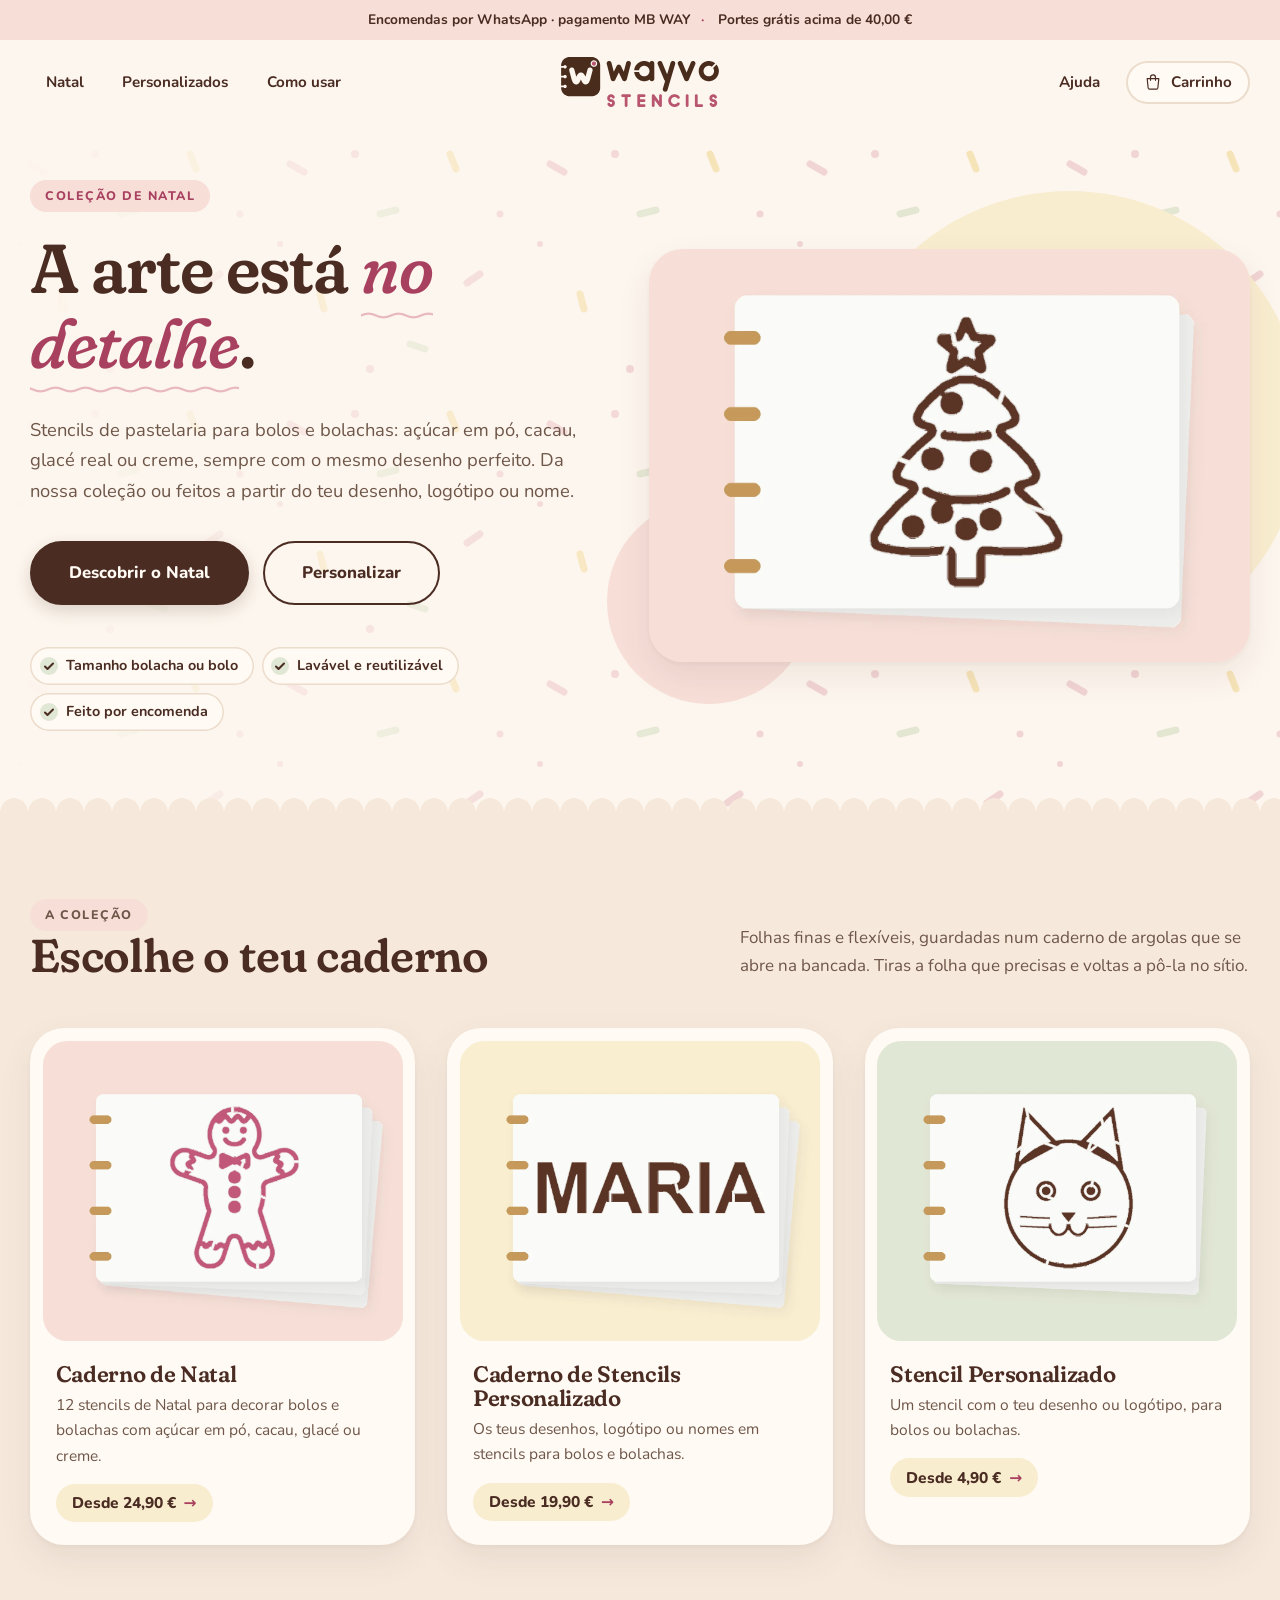
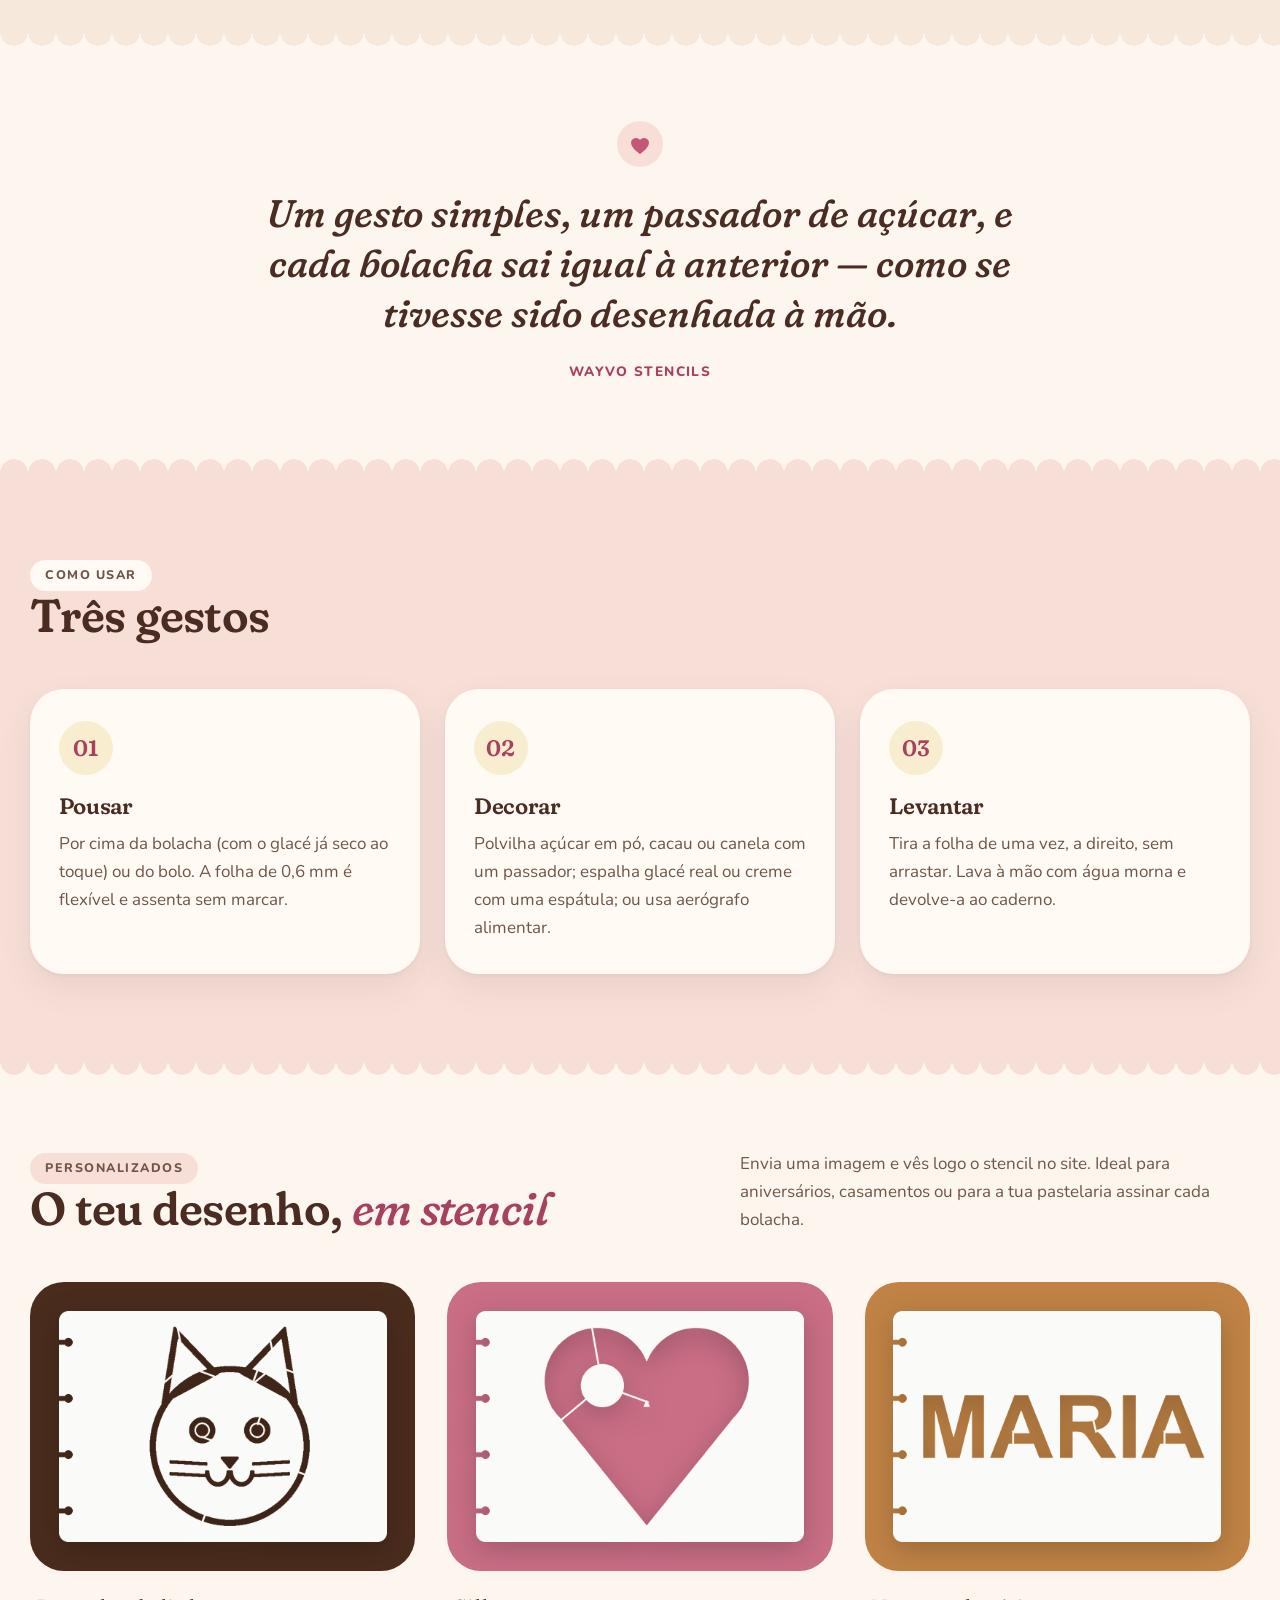
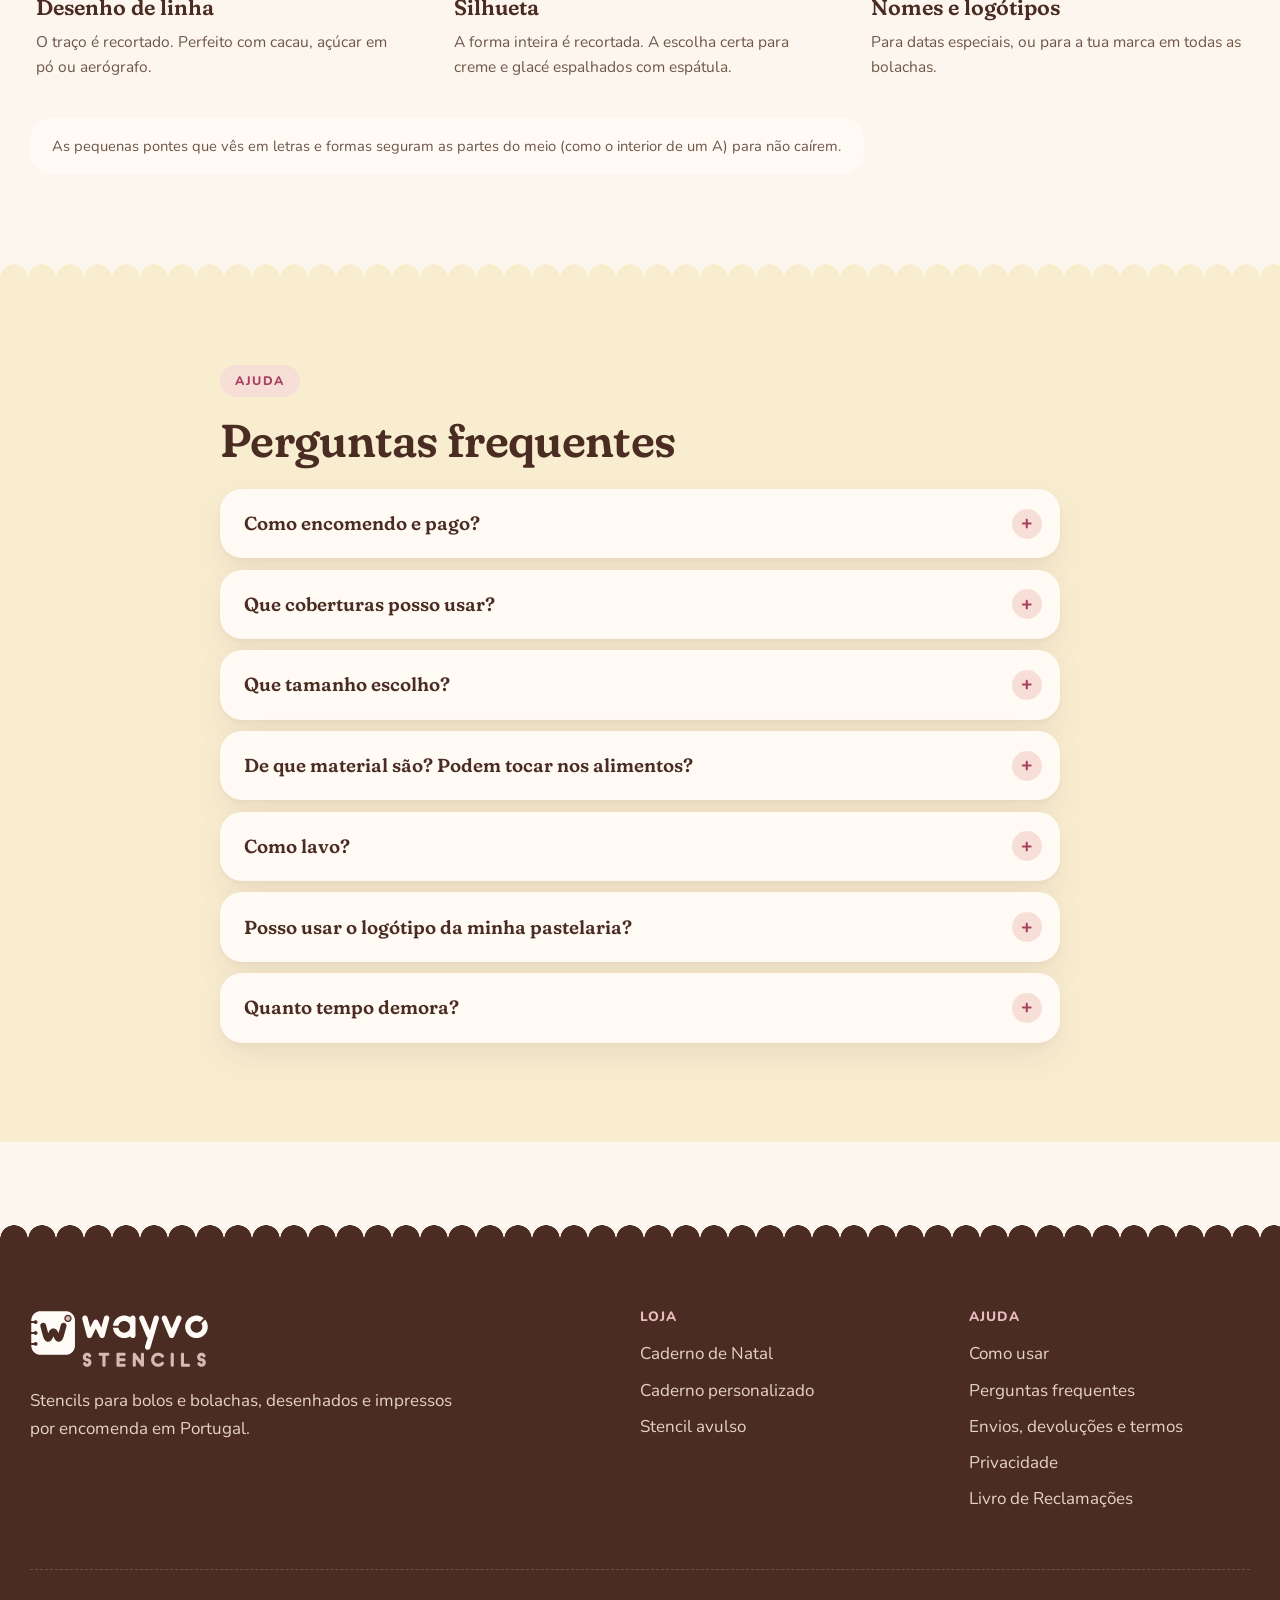
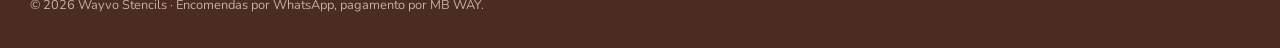
<file: index.html>
<!doctype html>
<html lang="pt-PT">
<head>
  <meta charset="utf-8">
  <meta name="viewport" content="width=device-width, initial-scale=1">
  <title>Wayvo Stencils · Stencils para bolos e bolachas</title>
  <meta name="description" content="Stencils para decorar bolos e bolachas com açúcar em pó, cacau, glacé ou creme. Coleção de Natal e stencils personalizados com o teu desenho, logótipo ou nome, num caderno de argolas.">
  <meta name="robots" content="index, follow">
  <link rel="canonical" href="https://www.wayvostencils.store/">
  <meta property="og:type" content="website">
  <meta property="og:site_name" content="Wayvo Stencils">
  <meta property="og:locale" content="pt_PT">
  <meta property="og:title" content="Wayvo Stencils · Stencils para bolos e bolachas">
  <meta property="og:description" content="Stencils para decorar bolos e bolachas com açúcar em pó, cacau, glacé ou creme. Coleção de Natal e stencils personalizados com o teu desenho, logótipo ou nome, num caderno de argolas.">
  <meta property="og:url" content="https://www.wayvostencils.store/">
  <meta property="og:image" content="https://www.wayvostencils.store/static/img/og.png">
  <meta property="og:image:width" content="1200">
  <meta property="og:image:height" content="630">
  <meta property="og:image:alt" content="Wayvo Stencils — stencils para bolos e bolachas">
  <meta name="twitter:card" content="summary_large_image">
  
<script type="application/ld+json">{"@context": "https://schema.org", "@graph": [{"@type": "Organization", "logo": "https://www.wayvostencils.store/static/img/marca/favicon.png", "name": "Wayvo Stencils", "url": "https://www.wayvostencils.store"}, {"@type": "WebSite", "inLanguage": "pt-PT", "name": "Wayvo Stencils", "url": "https://www.wayvostencils.store"}]}</script>

  <meta name="theme-color" content="#fdf6ee">
  <meta http-equiv="Content-Security-Policy" content="default-src 'self'; script-src 'self' 'unsafe-inline'; style-src 'self' 'unsafe-inline'; img-src 'self' data: blob:; font-src 'self'; connect-src 'self'; object-src 'none'; base-uri 'self'; form-action 'self'; frame-src 'none'; upgrade-insecure-requests">
  <meta name="referrer" content="strict-origin-when-cross-origin">
  <!-- Tipos de letra alojados no próprio site (sem pedidos a terceiros) -->
  <link rel="preload" href="/static/fonts/fraunces-normal-latin.woff2" as="font" type="font/woff2" crossorigin>
  <link rel="preload" href="/static/fonts/nunito-normal-latin.woff2" as="font" type="font/woff2" crossorigin>
  <link rel="stylesheet" href="/static/css/fontes.css?v=1795372669">
  <link rel="stylesheet" href="/static/css/loja.css?v=1795372669">
  <link rel="icon" type="image/png" sizes="32x32" href="/static/img/marca/favicon-32.png">
  <link rel="apple-touch-icon" href="/static/img/marca/favicon.png">
</head>
<body class="">
  <a class="saltar" href="#conteudo">Saltar para o conteúdo</a>
  <div class="anuncio">Encomendas por WhatsApp · pagamento MB WAY<span class="anuncio__extra"><span aria-hidden="true">·</span> Portes grátis acima de 40,00 €</span></div>
  <header class="topo">
    <div class="largura topo__in">
      <nav class="nav" aria-label="Principal">
        <a href="/produto/caderno-natal/">Natal</a>
        <a href="/produto/caderno-personalizado/">Personalizados</a>
        <a href="/#como-funciona">Como usar</a>
      </nav>
      <a class="logo" href="/" aria-label="Wayvo Stencils — início">
        <img src="/static/img/marca/logo.svg" alt="Wayvo Stencils" width="150" height="48">
      </a>
      <div class="topo__dir">
        <a class="nav-link" href="/#perguntas">Ajuda</a>
        <a class="carrinho-link" href="/carrinho/" aria-label="Carrinho">
          <svg viewBox="0 0 24 24" width="20" height="20" aria-hidden="true"><path fill="none" stroke="currentColor" stroke-width="1.4" stroke-linecap="round" stroke-linejoin="round" d="M5 8h14l-1.2 11.2a1.5 1.5 0 0 1-1.5 1.3H7.7a1.5 1.5 0 0 1-1.5-1.3L5 8Z"/><path fill="none" stroke="currentColor" stroke-width="1.4" stroke-linecap="round" d="M9 10V6.5a3 3 0 0 1 6 0V10"/></svg>
          <span>Carrinho</span>
          <span class="carrinho-n" data-carrinho-n hidden>0</span>
        </a>
      </div>
    </div>
  </header>

  <main id="conteudo">
<section class="hero">
  <div class="largura hero__in">
    <div class="hero__txt">
      <p class="etiqueta">Coleção de Natal</p>
      <h1>A arte está <em>no detalhe</em>.</h1>
      <p class="hero__lead">Stencils de pastelaria para bolos e bolachas: açúcar em pó, cacau, glacé real ou creme, sempre com o mesmo desenho perfeito. Da nossa coleção ou feitos a partir do teu desenho, logótipo ou nome.</p>
      <div class="hero__acoes">
        <a class="botao botao--grande" href="/produto/caderno-natal/">Descobrir o Natal</a>
        <a class="botao botao--grande botao--linha" href="/produto/caderno-personalizado/">Personalizar</a>
      </div>
      <ul class="selos">
        <li>Tamanho bolacha ou bolo</li>
        <li>Lavável e reutilizável</li>
        <li>Feito por encomenda</li>
      </ul>
    </div>
    <div class="hero__img">
      <img src="/static/img/hero-natal.webp" alt="Caderno de stencils de Natal com uma árvore recortada" width="1600" height="1100">
    </div>
  </div>
</section>

<section class="secao secao--areia ondas" id="produtos">
  <div class="largura">
    <div class="secao__cabeca">
      <div>
        <p class="etiqueta">A coleção</p>
        <h2>Escolhe o teu caderno</h2>
      </div>
      <p>Folhas finas e flexíveis, guardadas num caderno de argolas que se abre na bancada. Tiras a folha que precisas e voltas a pô-la no sítio.</p>
    </div>
    <div class="cartoes">
      
      <a class="cartao-produto" href="/produto/caderno-natal/">
        <div class="cartao-produto__img"><img src="/static/img/produto-natal.webp" alt="" width="1200" height="1000" loading="lazy"></div>
        <div class="cartao-produto__txt">
          <h3>Caderno de Natal</h3>
          <p>12 stencils de Natal para decorar bolos e bolachas com açúcar em pó, cacau, glacé ou creme.</p>
          <p class="preco">Desde 24,90 €</p>
        </div>
      </a>
      
      <a class="cartao-produto" href="/produto/caderno-personalizado/">
        <div class="cartao-produto__img"><img src="/static/img/produto-caderno.webp" alt="" width="1200" height="1000" loading="lazy"></div>
        <div class="cartao-produto__txt">
          <h3>Caderno de Stencils Personalizado</h3>
          <p>Os teus desenhos, logótipo ou nomes em stencils para bolos e bolachas.</p>
          <p class="preco">Desde 19,90 €</p>
        </div>
      </a>
      
      <a class="cartao-produto" href="/produto/stencil-personalizado/">
        <div class="cartao-produto__img"><img src="/static/img/produto-avulso.webp" alt="" width="1200" height="1000" loading="lazy"></div>
        <div class="cartao-produto__txt">
          <h3>Stencil Personalizado</h3>
          <p>Um stencil com o teu desenho ou logótipo, para bolos ou bolachas.</p>
          <p class="preco">Desde 4,90 €</p>
        </div>
      </a>
      
    </div>
  </div>
</section>

<section class="citacao">
  <div class="largura">
    <blockquote>Um gesto simples, um passador de açúcar, e cada bolacha sai igual à anterior — como se tivesse sido desenhada à mão.</blockquote>
    <cite>Wayvo Stencils</cite>
  </div>
</section>

<section class="secao secao--blush ondas" id="como-funciona">
  <div class="largura">
    <div class="secao__cabeca">
      <div>
        <p class="etiqueta">Como usar</p>
        <h2>Três gestos</h2>
      </div>
    </div>
    <ol class="passos">
      <li>
        <span class="passos__n">01</span>
        <h3>Pousar</h3>
        <p>Por cima da bolacha (com o glacé já seco ao toque) ou do bolo. A folha de 0,6 mm é flexível e assenta sem marcar.</p>
      </li>
      <li>
        <span class="passos__n">02</span>
        <h3>Decorar</h3>
        <p>Polvilha açúcar em pó, cacau ou canela com um passador; espalha glacé real ou creme com uma espátula; ou usa aerógrafo alimentar.</p>
      </li>
      <li>
        <span class="passos__n">03</span>
        <h3>Levantar</h3>
        <p>Tira a folha de uma vez, a direito, sem arrastar. Lava à mão com água morna e devolve-a ao caderno.</p>
      </li>
    </ol>
  </div>
</section>

<section class="secao" id="estilos">
  <div class="largura">
    <div class="secao__cabeca">
      <div>
        <p class="etiqueta">Personalizados</p>
        <h2>O teu desenho, <em>em stencil</em></h2>
      </div>
      <p>Envia uma imagem e vês logo o stencil no site. Ideal para aniversários, casamentos ou para a tua pastelaria assinar cada bolacha.</p>
    </div>
    <div class="estilos">
      <figure><div class="folha-moldura" style="--tinta:var(--chocolate)"><img src="/static/img/ex-gato.webp" width="900" height="634" alt="Stencil de um gato em traço" loading="lazy"></div>
        <figcaption><strong>Desenho de linha</strong>O traço é recortado. Perfeito com cacau, açúcar em pó ou aerógrafo.</figcaption></figure>
      <figure><div class="folha-moldura" style="--tinta:var(--morango)"><img src="/static/img/ex-coracao.webp" width="900" height="634" alt="Stencil de um coração cheio" loading="lazy"></div>
        <figcaption><strong>Silhueta</strong>A forma inteira é recortada. A escolha certa para creme e glacé espalhados com espátula.</figcaption></figure>
      <figure><div class="folha-moldura" style="--tinta:var(--caramelo)"><img src="/static/img/ex-capa.webp" width="900" height="634" alt="Stencil com o nome MARIA" loading="lazy"></div>
        <figcaption><strong>Nomes e logótipos</strong>Para datas especiais, ou para a tua marca em todas as bolachas.</figcaption></figure>
    </div>
    <p class="nota">As pequenas pontes que vês em letras e formas seguram as partes do meio (como o interior de um A) para não caírem.</p>
  </div>
</section>

<section class="secao secao--manteiga ondas ondas--so-topo" id="perguntas">
  <div class="largura estreito">
    <p class="etiqueta">Ajuda</p>
    <h2>Perguntas frequentes</h2>
    <details><summary>Como encomendo e pago?</summary><p>Escolhe os produtos, junta ao carrinho e carrega em "Enviar encomenda por WhatsApp": abre-se uma conversa connosco com tudo já escrito. Confirmamos a encomenda e enviamos os dados para pagares por MB WAY. A produção começa assim que o pagamento chega. Nos personalizados, as imagens enviam-se nessa mesma conversa.</p></details>
    <details><summary>Que coberturas posso usar?</summary><p>Açúcar em pó, cacau, canela, pó de café ou purpurinas comestíveis polvilhados; glacé real e creme (buttercream, ganache firme) espalhados com espátula; corante com aerógrafo alimentar. Para creme, a silhueta funciona melhor do que o traço fino.</p></details>
    <details><summary>Que tamanho escolho?</summary><p><strong>Bolachas:</strong> folha de 14,8 × 10,5 cm, com o desenho até cerca de 12 × 8,5 cm. <strong>Bolos:</strong> folha de 21 × 14,8 cm, com o desenho até cerca de 18 × 13 cm, para bolos a partir de 20 cm.</p></details>
    <details><summary>De que material são? Podem tocar nos alimentos?</summary><p>Sim. Os stencils são impressos em 3D com filamento específico para contacto com alimentos (<em>food grade</em>), certificado pelo fabricante para tocar em comida. Usamos uma impressora dedicada só a este material, para não haver misturas com outros plásticos. Lava sempre antes da primeira utilização.</p></details>
    <details><summary>Como lavo?</summary><p>À mão, com água morna (até 40 °C) e detergente suave, e deixa secar ao ar. Não uses máquina de lavar loiça nem água a ferver: o calor deforma as folhas.</p></details>
    <details><summary>Posso usar o logótipo da minha pastelaria?</summary><p>Sim, se for teu. Não imprimimos marcas registadas nem personagens de terceiros sem autorização.</p></details>
    <details><summary>Quanto tempo demora?</summary><p>A coleção de Natal sai em 2 a 3 dias úteis. Os personalizados, 3 a 5 dias úteis depois de aprovares a pré-visualização.</p></details>
  </div>
</section>
</main>

  <footer class="rodape ondas ondas--so-topo">
    <div class="largura">
      <div class="rodape__grid">
        <div class="rodape__marca">
          <img class="rodape__logo" src="/static/img/marca/logo-branco.svg" alt="Wayvo Stencils" width="170" height="54">
          <p>Stencils para bolos e bolachas, desenhados e impressos por encomenda em Portugal.</p>
        </div>
        <div>
          <h2 class="rodape__titulo">Loja</h2>
          <ul>
            <li><a href="/produto/caderno-natal/">Caderno de Natal</a></li>
            <li><a href="/produto/caderno-personalizado/">Caderno personalizado</a></li>
            <li><a href="/produto/stencil-personalizado/">Stencil avulso</a></li>
          </ul>
        </div>
        <div>
          <h2 class="rodape__titulo">Ajuda</h2>
          <ul>
            <li><a href="/#como-funciona">Como usar</a></li>
            <li><a href="/#perguntas">Perguntas frequentes</a></li>
            <li><a href="/termos/">Envios, devoluções e termos</a></li>
            <li><a href="/privacidade/">Privacidade</a></li>
            <li><a href="https://www.livroreclamacoes.pt" target="_blank" rel="noopener">Livro de Reclamações</a></li>
            
            
          </ul>
        </div>
      </div>
      <p class="rodape__base">© 2026 Wayvo Stencils · Encomendas por WhatsApp, pagamento por MB WAY.</p>
    </div>
  </footer>

  <div class="aviso" role="status" aria-live="polite" data-aviso hidden></div>
  <script>
    window.BASE = "";
    window.LOJA_CFG = {"modo": "whatsapp", "nome": "Wayvo Stencils", "pagamento": "MB WAY", "whatsapp": ""};
  </script>
  <script src="/static/js/demo.js?v=1795372669"></script>
  <script src="/static/js/carrinho.js?v=1795372669"></script>
  
</body>
</html>
</file>
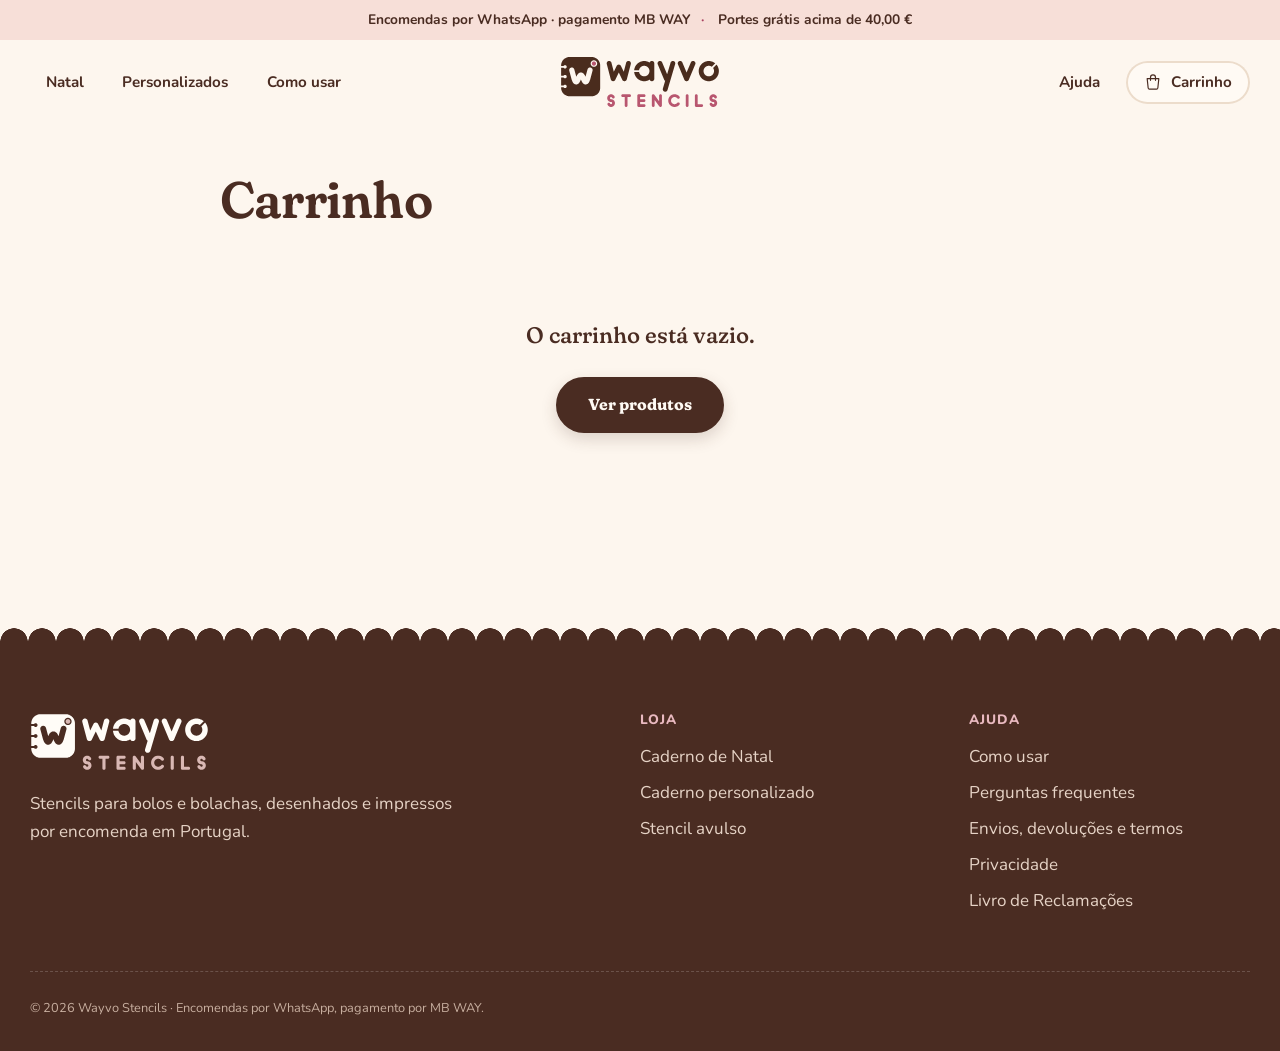
<file: carrinho/index.html>
<!doctype html>
<html lang="pt-PT">
<head>
  <meta charset="utf-8">
  <meta name="viewport" content="width=device-width, initial-scale=1">
  <title>Carrinho · Wayvo Stencils</title>
  <meta name="description" content="Stencils para decorar bolos e bolachas com açúcar em pó, cacau, glacé ou creme. Coleção de Natal e stencils personalizados com o teu desenho, logótipo ou nome, num caderno de argolas.">
  <meta name="robots" content="noindex, follow">
  <link rel="canonical" href="https://www.wayvostencils.store/carrinho/">
  <meta property="og:type" content="website">
  <meta property="og:site_name" content="Wayvo Stencils">
  <meta property="og:locale" content="pt_PT">
  <meta property="og:title" content="Carrinho · Wayvo Stencils">
  <meta property="og:description" content="Stencils para decorar bolos e bolachas com açúcar em pó, cacau, glacé ou creme. Coleção de Natal e stencils personalizados com o teu desenho, logótipo ou nome, num caderno de argolas.">
  <meta property="og:url" content="https://www.wayvostencils.store/carrinho/">
  <meta property="og:image" content="https://www.wayvostencils.store/static/img/og.png">
  <meta property="og:image:width" content="1200">
  <meta property="og:image:height" content="630">
  <meta property="og:image:alt" content="Wayvo Stencils — stencils para bolos e bolachas">
  <meta name="twitter:card" content="summary_large_image">
  
  <meta name="theme-color" content="#fdf6ee">
  <meta http-equiv="Content-Security-Policy" content="default-src 'self'; script-src 'self' 'unsafe-inline'; style-src 'self' 'unsafe-inline'; img-src 'self' data: blob:; font-src 'self'; connect-src 'self'; object-src 'none'; base-uri 'self'; form-action 'self'; frame-src 'none'; upgrade-insecure-requests">
  <meta name="referrer" content="strict-origin-when-cross-origin">
  <!-- Tipos de letra alojados no próprio site (sem pedidos a terceiros) -->
  <link rel="preload" href="/static/fonts/fraunces-normal-latin.woff2" as="font" type="font/woff2" crossorigin>
  <link rel="preload" href="/static/fonts/nunito-normal-latin.woff2" as="font" type="font/woff2" crossorigin>
  <link rel="stylesheet" href="/static/css/fontes.css?v=1795372669">
  <link rel="stylesheet" href="/static/css/loja.css?v=1795372669">
  <link rel="icon" type="image/png" sizes="32x32" href="/static/img/marca/favicon-32.png">
  <link rel="apple-touch-icon" href="/static/img/marca/favicon.png">
</head>
<body class="">
  <a class="saltar" href="#conteudo">Saltar para o conteúdo</a>
  <div class="anuncio">Encomendas por WhatsApp · pagamento MB WAY<span class="anuncio__extra"><span aria-hidden="true">·</span> Portes grátis acima de 40,00 €</span></div>
  <header class="topo">
    <div class="largura topo__in">
      <nav class="nav" aria-label="Principal">
        <a href="/produto/caderno-natal/">Natal</a>
        <a href="/produto/caderno-personalizado/">Personalizados</a>
        <a href="/#como-funciona">Como usar</a>
      </nav>
      <a class="logo" href="/" aria-label="Wayvo Stencils — início">
        <img src="/static/img/marca/logo.svg" alt="Wayvo Stencils" width="150" height="48">
      </a>
      <div class="topo__dir">
        <a class="nav-link" href="/#perguntas">Ajuda</a>
        <a class="carrinho-link" href="/carrinho/" aria-label="Carrinho">
          <svg viewBox="0 0 24 24" width="20" height="20" aria-hidden="true"><path fill="none" stroke="currentColor" stroke-width="1.4" stroke-linecap="round" stroke-linejoin="round" d="M5 8h14l-1.2 11.2a1.5 1.5 0 0 1-1.5 1.3H7.7a1.5 1.5 0 0 1-1.5-1.3L5 8Z"/><path fill="none" stroke="currentColor" stroke-width="1.4" stroke-linecap="round" d="M9 10V6.5a3 3 0 0 1 6 0V10"/></svg>
          <span>Carrinho</span>
          <span class="carrinho-n" data-carrinho-n hidden>0</span>
        </a>
      </div>
    </div>
  </header>

  <main id="conteudo">
<div class="largura estreito pagina">
  <h1>Carrinho</h1>
  <div data-lista></div>
  <div class="vazio" data-vazio hidden>
    <p>O carrinho está vazio.</p>
    <a class="botao" href="/#produtos">Ver produtos</a>
  </div>
  <div class="resumo" data-resumo hidden>
    <dl>
      <div><dt>Subtotal</dt><dd data-subtotal></dd></div>
      <div><dt>Portes</dt><dd data-portes></dd></div>
      <div class="resumo__total"><dt>Total</dt><dd data-total></dd></div>
    </dl>
    <p class="ajuda" data-portes-info></p>
    <a class="botao botao--grande botao--largo" href="/checkout/">Finalizar encomenda</a>
  </div>
</div>
<script>window.LOJA = {"gratis": 40.0, "portes": 3.9};</script>
</main>

  <footer class="rodape ondas ondas--so-topo">
    <div class="largura">
      <div class="rodape__grid">
        <div class="rodape__marca">
          <img class="rodape__logo" src="/static/img/marca/logo-branco.svg" alt="Wayvo Stencils" width="170" height="54">
          <p>Stencils para bolos e bolachas, desenhados e impressos por encomenda em Portugal.</p>
        </div>
        <div>
          <h2 class="rodape__titulo">Loja</h2>
          <ul>
            <li><a href="/produto/caderno-natal/">Caderno de Natal</a></li>
            <li><a href="/produto/caderno-personalizado/">Caderno personalizado</a></li>
            <li><a href="/produto/stencil-personalizado/">Stencil avulso</a></li>
          </ul>
        </div>
        <div>
          <h2 class="rodape__titulo">Ajuda</h2>
          <ul>
            <li><a href="/#como-funciona">Como usar</a></li>
            <li><a href="/#perguntas">Perguntas frequentes</a></li>
            <li><a href="/termos/">Envios, devoluções e termos</a></li>
            <li><a href="/privacidade/">Privacidade</a></li>
            <li><a href="https://www.livroreclamacoes.pt" target="_blank" rel="noopener">Livro de Reclamações</a></li>
            
            
          </ul>
        </div>
      </div>
      <p class="rodape__base">© 2026 Wayvo Stencils · Encomendas por WhatsApp, pagamento por MB WAY.</p>
    </div>
  </footer>

  <div class="aviso" role="status" aria-live="polite" data-aviso hidden></div>
  <script>
    window.BASE = "";
    window.LOJA_CFG = {"modo": "whatsapp", "nome": "Wayvo Stencils", "pagamento": "MB WAY", "whatsapp": ""};
  </script>
  <script src="/static/js/demo.js?v=1795372669"></script>
  <script src="/static/js/carrinho.js?v=1795372669"></script>
  <script>Carrinho.paginaCarrinho();</script>
</body>
</html>
</file>
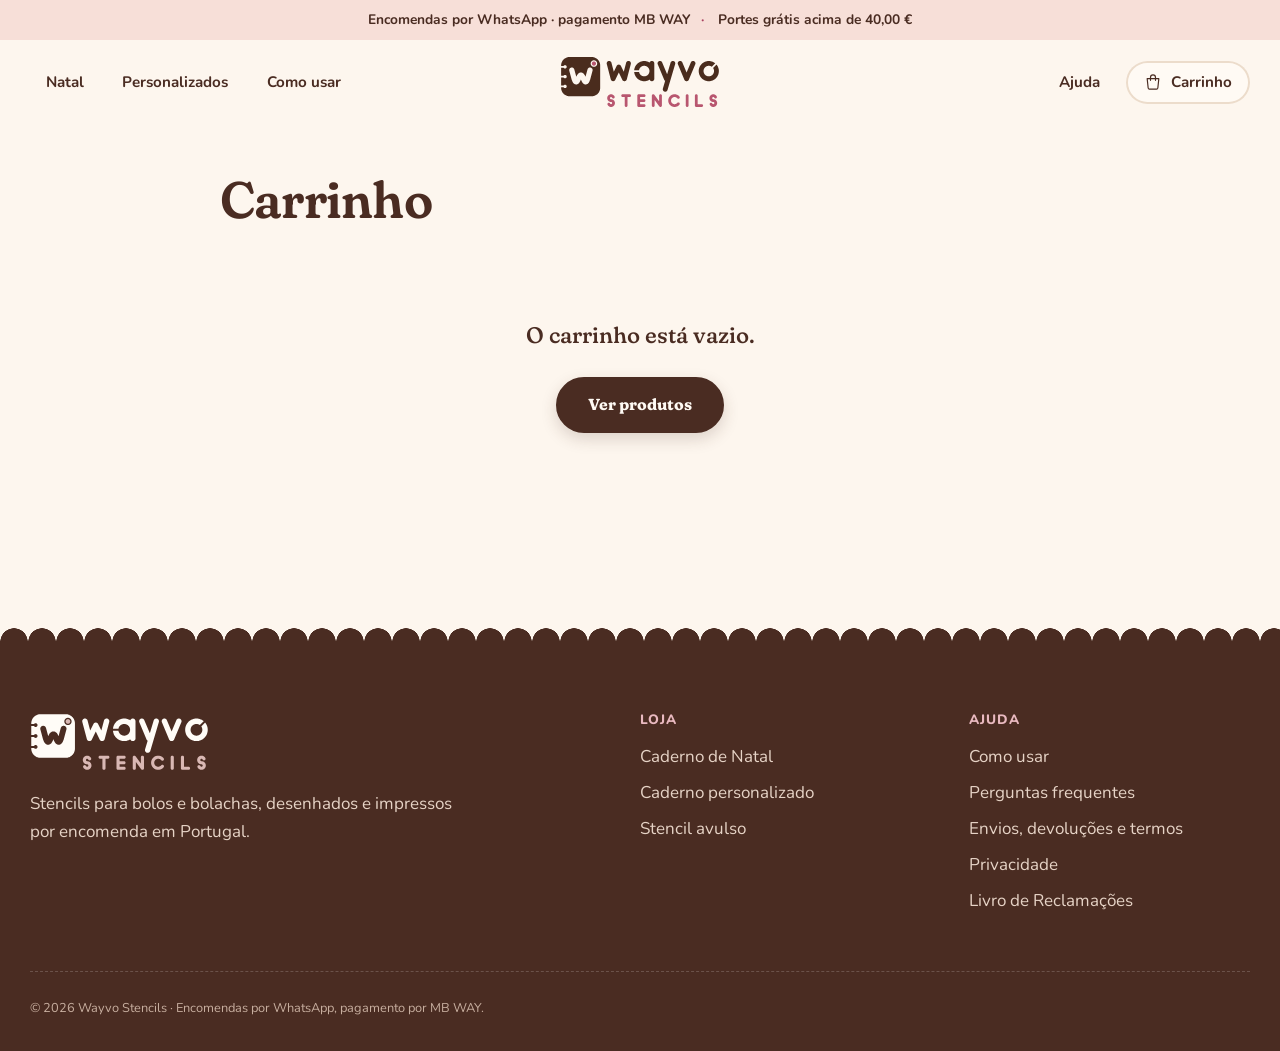
<file: checkout/index.html>
<!doctype html>
<html lang="pt-PT">
<head>
  <meta charset="utf-8">
  <meta name="viewport" content="width=device-width, initial-scale=1">
  <title>Finalizar · Wayvo Stencils</title>
  <meta name="description" content="Stencils para decorar bolos e bolachas com açúcar em pó, cacau, glacé ou creme. Coleção de Natal e stencils personalizados com o teu desenho, logótipo ou nome, num caderno de argolas.">
  <meta name="robots" content="noindex, follow">
  <link rel="canonical" href="https://www.wayvostencils.store/checkout/">
  <meta property="og:type" content="website">
  <meta property="og:site_name" content="Wayvo Stencils">
  <meta property="og:locale" content="pt_PT">
  <meta property="og:title" content="Finalizar · Wayvo Stencils">
  <meta property="og:description" content="Stencils para decorar bolos e bolachas com açúcar em pó, cacau, glacé ou creme. Coleção de Natal e stencils personalizados com o teu desenho, logótipo ou nome, num caderno de argolas.">
  <meta property="og:url" content="https://www.wayvostencils.store/checkout/">
  <meta property="og:image" content="https://www.wayvostencils.store/static/img/og.png">
  <meta property="og:image:width" content="1200">
  <meta property="og:image:height" content="630">
  <meta property="og:image:alt" content="Wayvo Stencils — stencils para bolos e bolachas">
  <meta name="twitter:card" content="summary_large_image">
  
  <meta name="theme-color" content="#fdf6ee">
  <meta http-equiv="Content-Security-Policy" content="default-src 'self'; script-src 'self' 'unsafe-inline'; style-src 'self' 'unsafe-inline'; img-src 'self' data: blob:; font-src 'self'; connect-src 'self'; object-src 'none'; base-uri 'self'; form-action 'self'; frame-src 'none'; upgrade-insecure-requests">
  <meta name="referrer" content="strict-origin-when-cross-origin">
  <!-- Tipos de letra alojados no próprio site (sem pedidos a terceiros) -->
  <link rel="preload" href="/static/fonts/fraunces-normal-latin.woff2" as="font" type="font/woff2" crossorigin>
  <link rel="preload" href="/static/fonts/nunito-normal-latin.woff2" as="font" type="font/woff2" crossorigin>
  <link rel="stylesheet" href="/static/css/fontes.css?v=1795372669">
  <link rel="stylesheet" href="/static/css/loja.css?v=1795372669">
  <link rel="icon" type="image/png" sizes="32x32" href="/static/img/marca/favicon-32.png">
  <link rel="apple-touch-icon" href="/static/img/marca/favicon.png">
</head>
<body class="">
  <a class="saltar" href="#conteudo">Saltar para o conteúdo</a>
  <div class="anuncio">Encomendas por WhatsApp · pagamento MB WAY<span class="anuncio__extra"><span aria-hidden="true">·</span> Portes grátis acima de 40,00 €</span></div>
  <header class="topo">
    <div class="largura topo__in">
      <nav class="nav" aria-label="Principal">
        <a href="/produto/caderno-natal/">Natal</a>
        <a href="/produto/caderno-personalizado/">Personalizados</a>
        <a href="/#como-funciona">Como usar</a>
      </nav>
      <a class="logo" href="/" aria-label="Wayvo Stencils — início">
        <img src="/static/img/marca/logo.svg" alt="Wayvo Stencils" width="150" height="48">
      </a>
      <div class="topo__dir">
        <a class="nav-link" href="/#perguntas">Ajuda</a>
        <a class="carrinho-link" href="/carrinho/" aria-label="Carrinho">
          <svg viewBox="0 0 24 24" width="20" height="20" aria-hidden="true"><path fill="none" stroke="currentColor" stroke-width="1.4" stroke-linecap="round" stroke-linejoin="round" d="M5 8h14l-1.2 11.2a1.5 1.5 0 0 1-1.5 1.3H7.7a1.5 1.5 0 0 1-1.5-1.3L5 8Z"/><path fill="none" stroke="currentColor" stroke-width="1.4" stroke-linecap="round" d="M9 10V6.5a3 3 0 0 1 6 0V10"/></svg>
          <span>Carrinho</span>
          <span class="carrinho-n" data-carrinho-n hidden>0</span>
        </a>
      </div>
    </div>
  </header>

  <main id="conteudo">
<div class="largura pagina checkout">
  <h1>Finalizar encomenda</h1>
  <div class="checkout__grid">
    <form class="config" data-checkout novalidate>
      
      
      <fieldset class="campo">
        <legend>Os teus dados</legend>
        <label>Nome <input name="nome" autocomplete="name" required></label>
        <label>Email <span class="pequeno">(opcional, para a fatura)</span> <input name="email" type="email" autocomplete="email"></label>
      </fieldset>
      <fieldset class="campo">
        <legend>Entrega</legend>
        <div class="pilulas">
          <label class="pilula"><input type="radio" name="entrega" value="envio" checked><span>Envio por correio</span></label>
          <label class="pilula"><input type="radio" name="entrega" value="recolha"><span>Recolha em mão <small>grátis</small></span></label>
        </div>
        <p class="ajuda" data-entrega-ajuda>Enviamos por correio para todo o país.</p>
      </fieldset>
      <fieldset class="campo" data-morada>
        <legend>Morada de envio</legend>
        <label>Morada <input name="morada" autocomplete="street-address" required></label>
        <div class="duas">
          <label>Código postal <input name="codigo_postal" autocomplete="postal-code" placeholder="0000-000" pattern="\d{4}-?\d{3}" required></label>
          <label>Localidade <input name="localidade" autocomplete="address-level2" required></label>
        </div>
      </fieldset>
      
      <div class="caixa-info"><strong>As encomendas abrem muito em breve!</strong> Estamos a dar os últimos retoques — volta daqui a uns dias.</div>
      
      <div class="caixa-info">
        <strong>Como funciona:</strong> ao carregar no botão abre-se o WhatsApp com a tua encomenda já escrita — só tens de a enviar.
        Respondemos a confirmar e com os dados para pagares por <strong>MB WAY</strong>.
        Nos personalizados, envia as tuas imagens nessa mesma conversa.
      </div>
      <label class="check">
        <input type="checkbox" name="aceito" required>
        <span>Li e aceito os <a href="/termos/" target="_blank" rel="noopener">envios, devoluções e termos</a> e a <a href="/privacidade/" target="_blank" rel="noopener">política de privacidade</a>. Sei que os produtos personalizados não têm devolução por arrependimento.</span>
      </label>
      <p class="erro" data-erro role="alert" hidden></p>
      <button class="botao botao--grande botao--largo botao--whatsapp" type="submit" disabled>
        <svg viewBox="0 0 24 24" width="22" height="22" aria-hidden="true"><path fill="currentColor" d="M12 2a10 10 0 0 0-8.6 15.1L2 22l5-1.3A10 10 0 1 0 12 2Zm0 18.2a8.2 8.2 0 0 1-4.2-1.2l-.3-.2-3 .8.8-2.9-.2-.3A8.2 8.2 0 1 1 12 20.2Zm4.5-6.1c-.2-.1-1.5-.7-1.7-.8-.2-.1-.4-.1-.6.1l-.8 1c-.1.2-.3.2-.5.1a6.7 6.7 0 0 1-3.3-2.9c-.3-.4.3-.4.7-1.4.1-.2 0-.3 0-.4l-.8-1.8c-.2-.5-.4-.4-.6-.4h-.5a1 1 0 0 0-.7.3 3 3 0 0 0-.9 2.2 5.2 5.2 0 0 0 1.1 2.7 11.8 11.8 0 0 0 4.5 4c1.7.7 2.3.8 3.2.6a2.7 2.7 0 0 0 1.8-1.3 2.2 2.2 0 0 0 .2-1.3c-.1-.1-.3-.2-.5-.3Z"/></svg>
        Enviar encomenda por WhatsApp
      </button>
      
    </form>
    <aside class="resumo" data-resumo-checkout></aside>
  </div>
</div>
<script>window.LOJA = {"gratis": 40.0, "portes": 3.9};</script>
</main>

  <footer class="rodape ondas ondas--so-topo">
    <div class="largura">
      <div class="rodape__grid">
        <div class="rodape__marca">
          <img class="rodape__logo" src="/static/img/marca/logo-branco.svg" alt="Wayvo Stencils" width="170" height="54">
          <p>Stencils para bolos e bolachas, desenhados e impressos por encomenda em Portugal.</p>
        </div>
        <div>
          <h2 class="rodape__titulo">Loja</h2>
          <ul>
            <li><a href="/produto/caderno-natal/">Caderno de Natal</a></li>
            <li><a href="/produto/caderno-personalizado/">Caderno personalizado</a></li>
            <li><a href="/produto/stencil-personalizado/">Stencil avulso</a></li>
          </ul>
        </div>
        <div>
          <h2 class="rodape__titulo">Ajuda</h2>
          <ul>
            <li><a href="/#como-funciona">Como usar</a></li>
            <li><a href="/#perguntas">Perguntas frequentes</a></li>
            <li><a href="/termos/">Envios, devoluções e termos</a></li>
            <li><a href="/privacidade/">Privacidade</a></li>
            <li><a href="https://www.livroreclamacoes.pt" target="_blank" rel="noopener">Livro de Reclamações</a></li>
            
            
          </ul>
        </div>
      </div>
      <p class="rodape__base">© 2026 Wayvo Stencils · Encomendas por WhatsApp, pagamento por MB WAY.</p>
    </div>
  </footer>

  <div class="aviso" role="status" aria-live="polite" data-aviso hidden></div>
  <script>
    window.BASE = "";
    window.LOJA_CFG = {"modo": "whatsapp", "nome": "Wayvo Stencils", "pagamento": "MB WAY", "whatsapp": ""};
  </script>
  <script src="/static/js/demo.js?v=1795372669"></script>
  <script src="/static/js/carrinho.js?v=1795372669"></script>
  <script>Carrinho.paginaCheckout();</script>
</body>
</html>
</file>
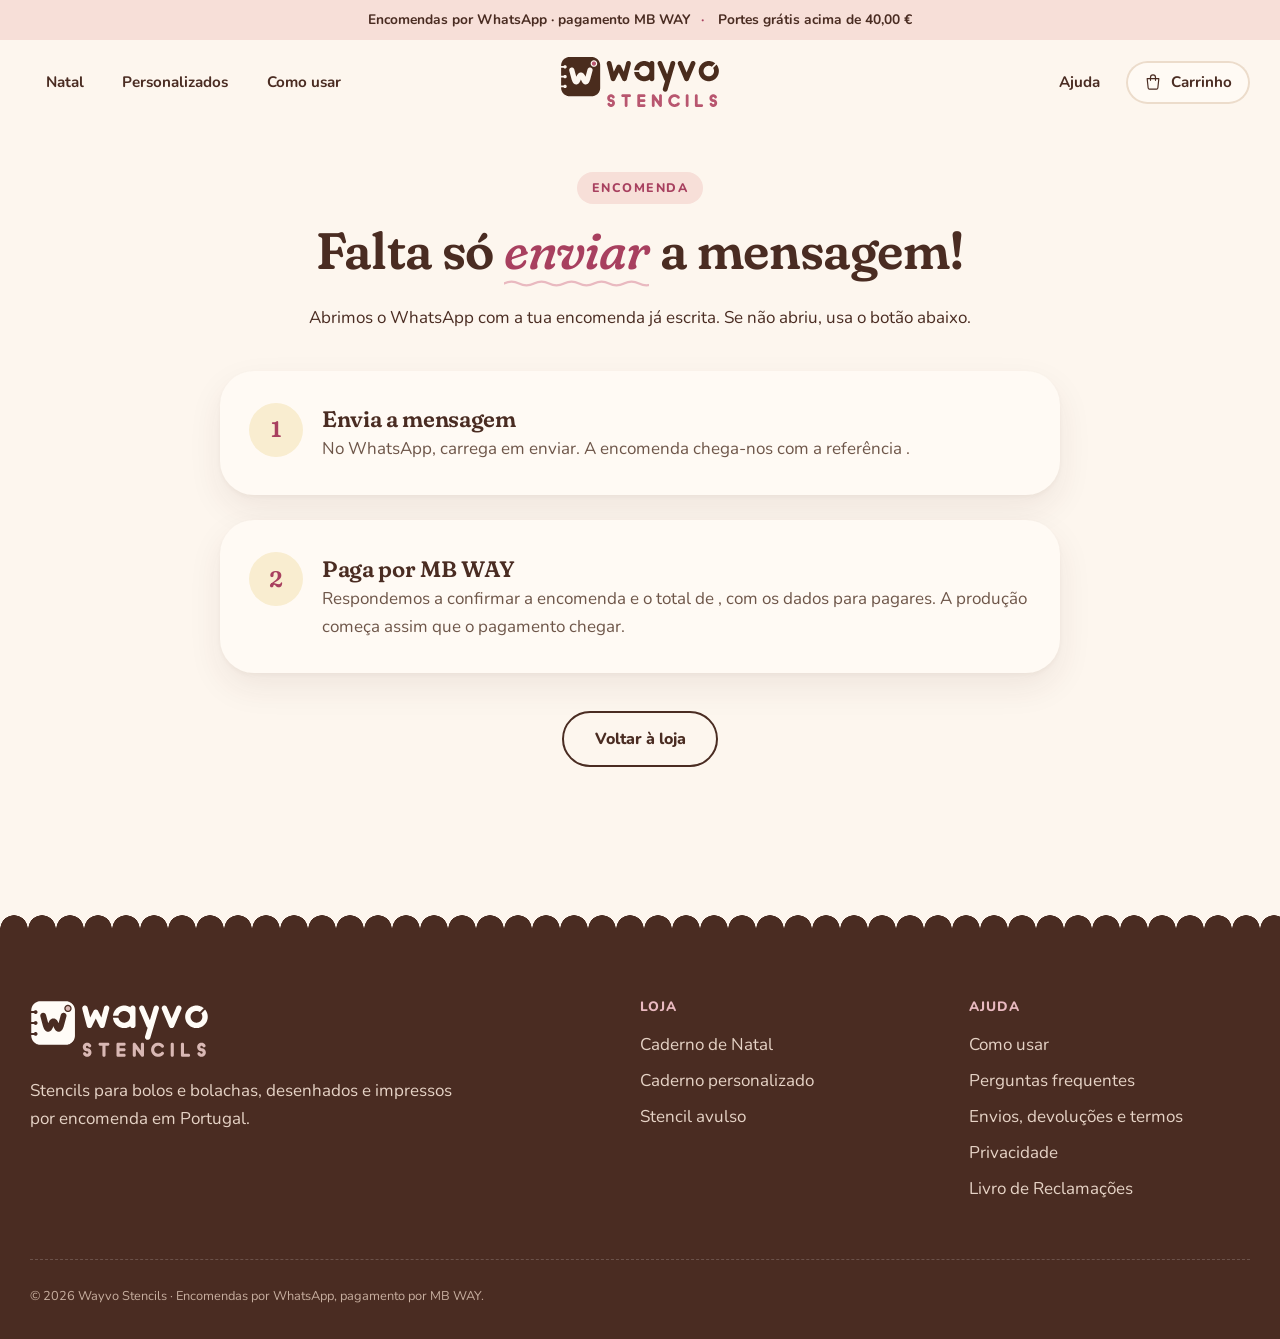
<file: encomenda-enviada/index.html>
<!doctype html>
<html lang="pt-PT">
<head>
  <meta charset="utf-8">
  <meta name="viewport" content="width=device-width, initial-scale=1">
  <title>Falta só enviar · Wayvo Stencils</title>
  <meta name="description" content="Stencils para decorar bolos e bolachas com açúcar em pó, cacau, glacé ou creme. Coleção de Natal e stencils personalizados com o teu desenho, logótipo ou nome, num caderno de argolas.">
  <meta name="robots" content="noindex, follow">
  <link rel="canonical" href="https://www.wayvostencils.store/encomenda-enviada/">
  <meta property="og:type" content="website">
  <meta property="og:site_name" content="Wayvo Stencils">
  <meta property="og:locale" content="pt_PT">
  <meta property="og:title" content="Falta só enviar · Wayvo Stencils">
  <meta property="og:description" content="Stencils para decorar bolos e bolachas com açúcar em pó, cacau, glacé ou creme. Coleção de Natal e stencils personalizados com o teu desenho, logótipo ou nome, num caderno de argolas.">
  <meta property="og:url" content="https://www.wayvostencils.store/encomenda-enviada/">
  <meta property="og:image" content="https://www.wayvostencils.store/static/img/og.png">
  <meta property="og:image:width" content="1200">
  <meta property="og:image:height" content="630">
  <meta property="og:image:alt" content="Wayvo Stencils — stencils para bolos e bolachas">
  <meta name="twitter:card" content="summary_large_image">
  
  <meta name="theme-color" content="#fdf6ee">
  <meta http-equiv="Content-Security-Policy" content="default-src 'self'; script-src 'self' 'unsafe-inline'; style-src 'self' 'unsafe-inline'; img-src 'self' data: blob:; font-src 'self'; connect-src 'self'; object-src 'none'; base-uri 'self'; form-action 'self'; frame-src 'none'; upgrade-insecure-requests">
  <meta name="referrer" content="strict-origin-when-cross-origin">
  <!-- Tipos de letra alojados no próprio site (sem pedidos a terceiros) -->
  <link rel="preload" href="/static/fonts/fraunces-normal-latin.woff2" as="font" type="font/woff2" crossorigin>
  <link rel="preload" href="/static/fonts/nunito-normal-latin.woff2" as="font" type="font/woff2" crossorigin>
  <link rel="stylesheet" href="/static/css/fontes.css?v=1795372669">
  <link rel="stylesheet" href="/static/css/loja.css?v=1795372669">
  <link rel="icon" type="image/png" sizes="32x32" href="/static/img/marca/favicon-32.png">
  <link rel="apple-touch-icon" href="/static/img/marca/favicon.png">
</head>
<body class="">
  <a class="saltar" href="#conteudo">Saltar para o conteúdo</a>
  <div class="anuncio">Encomendas por WhatsApp · pagamento MB WAY<span class="anuncio__extra"><span aria-hidden="true">·</span> Portes grátis acima de 40,00 €</span></div>
  <header class="topo">
    <div class="largura topo__in">
      <nav class="nav" aria-label="Principal">
        <a href="/produto/caderno-natal/">Natal</a>
        <a href="/produto/caderno-personalizado/">Personalizados</a>
        <a href="/#como-funciona">Como usar</a>
      </nav>
      <a class="logo" href="/" aria-label="Wayvo Stencils — início">
        <img src="/static/img/marca/logo.svg" alt="Wayvo Stencils" width="150" height="48">
      </a>
      <div class="topo__dir">
        <a class="nav-link" href="/#perguntas">Ajuda</a>
        <a class="carrinho-link" href="/carrinho/" aria-label="Carrinho">
          <svg viewBox="0 0 24 24" width="20" height="20" aria-hidden="true"><path fill="none" stroke="currentColor" stroke-width="1.4" stroke-linecap="round" stroke-linejoin="round" d="M5 8h14l-1.2 11.2a1.5 1.5 0 0 1-1.5 1.3H7.7a1.5 1.5 0 0 1-1.5-1.3L5 8Z"/><path fill="none" stroke="currentColor" stroke-width="1.4" stroke-linecap="round" d="M9 10V6.5a3 3 0 0 1 6 0V10"/></svg>
          <span>Carrinho</span>
          <span class="carrinho-n" data-carrinho-n hidden>0</span>
        </a>
      </div>
    </div>
  </header>

  <main id="conteudo">
<div class="largura estreito pagina centro">
  <p class="etiqueta">Encomenda <span data-ref></span></p>
  <h1>Falta só <em>enviar</em> a mensagem!</h1>
  <p>Abrimos o WhatsApp com a tua encomenda já escrita. Se não abriu, usa o botão abaixo.</p>
  <p><a class="botao botao--grande botao--whatsapp" data-abrir target="_blank" rel="noopener" href="#">Abrir o WhatsApp</a></p>

  <ol class="passos passos--lista">
    <li><span class="passos__n">1</span><h3>Envia a mensagem</h3><p>No WhatsApp, carrega em enviar. A encomenda chega-nos com a referência <strong data-ref></strong>.</p></li>
    <li data-so-personalizados hidden><span class="passos__n">2</span><h3>Envia as imagens</h3><p>Na mesma conversa, manda as imagens originais dos teus stencils personalizados. Antes de imprimir mostramos-te a pré-visualização final para aprovares.</p></li>
    <li><span class="passos__n" data-n-pagar>2</span><h3>Paga por MB WAY</h3><p>Respondemos a confirmar a encomenda e o total de <strong data-total></strong>, com os dados para pagares. A produção começa assim que o pagamento chegar.</p></li>
  </ol>
  <p><a class="botao botao--linha" href="/">Voltar à loja</a></p>
</div>
</main>

  <footer class="rodape ondas ondas--so-topo">
    <div class="largura">
      <div class="rodape__grid">
        <div class="rodape__marca">
          <img class="rodape__logo" src="/static/img/marca/logo-branco.svg" alt="Wayvo Stencils" width="170" height="54">
          <p>Stencils para bolos e bolachas, desenhados e impressos por encomenda em Portugal.</p>
        </div>
        <div>
          <h2 class="rodape__titulo">Loja</h2>
          <ul>
            <li><a href="/produto/caderno-natal/">Caderno de Natal</a></li>
            <li><a href="/produto/caderno-personalizado/">Caderno personalizado</a></li>
            <li><a href="/produto/stencil-personalizado/">Stencil avulso</a></li>
          </ul>
        </div>
        <div>
          <h2 class="rodape__titulo">Ajuda</h2>
          <ul>
            <li><a href="/#como-funciona">Como usar</a></li>
            <li><a href="/#perguntas">Perguntas frequentes</a></li>
            <li><a href="/termos/">Envios, devoluções e termos</a></li>
            <li><a href="/privacidade/">Privacidade</a></li>
            <li><a href="https://www.livroreclamacoes.pt" target="_blank" rel="noopener">Livro de Reclamações</a></li>
            
            
          </ul>
        </div>
      </div>
      <p class="rodape__base">© 2026 Wayvo Stencils · Encomendas por WhatsApp, pagamento por MB WAY.</p>
    </div>
  </footer>

  <div class="aviso" role="status" aria-live="polite" data-aviso hidden></div>
  <script>
    window.BASE = "";
    window.LOJA_CFG = {"modo": "whatsapp", "nome": "Wayvo Stencils", "pagamento": "MB WAY", "whatsapp": ""};
  </script>
  <script src="/static/js/demo.js?v=1795372669"></script>
  <script src="/static/js/carrinho.js?v=1795372669"></script>
  
<script>
(function () {
  var e = null;
  try { e = JSON.parse(sessionStorage.getItem('ws-encomenda')); } catch (x) {}
  if (!e || typeof e.link !== 'string' || e.link.indexOf('https://wa.me/') !== 0) { document.querySelector('[data-abrir]').closest('p').hidden = true; return; }
  document.querySelectorAll('[data-ref]').forEach(function (el) { el.textContent = e.ref; });
  document.querySelector('[data-abrir]').href = e.link;
  document.querySelector('[data-total]').textContent = Carrinho.eur(Number(e.total) || 0);
  if (e.personalizados) {
    document.querySelector('[data-so-personalizados]').hidden = false;
    document.querySelector('[data-n-pagar]').textContent = '3';
  }
  // a encomenda já vai na mensagem: o carrinho pode ser limpo
  Carrinho.limpar();
})();
</script>

</body>
</html>
</file>
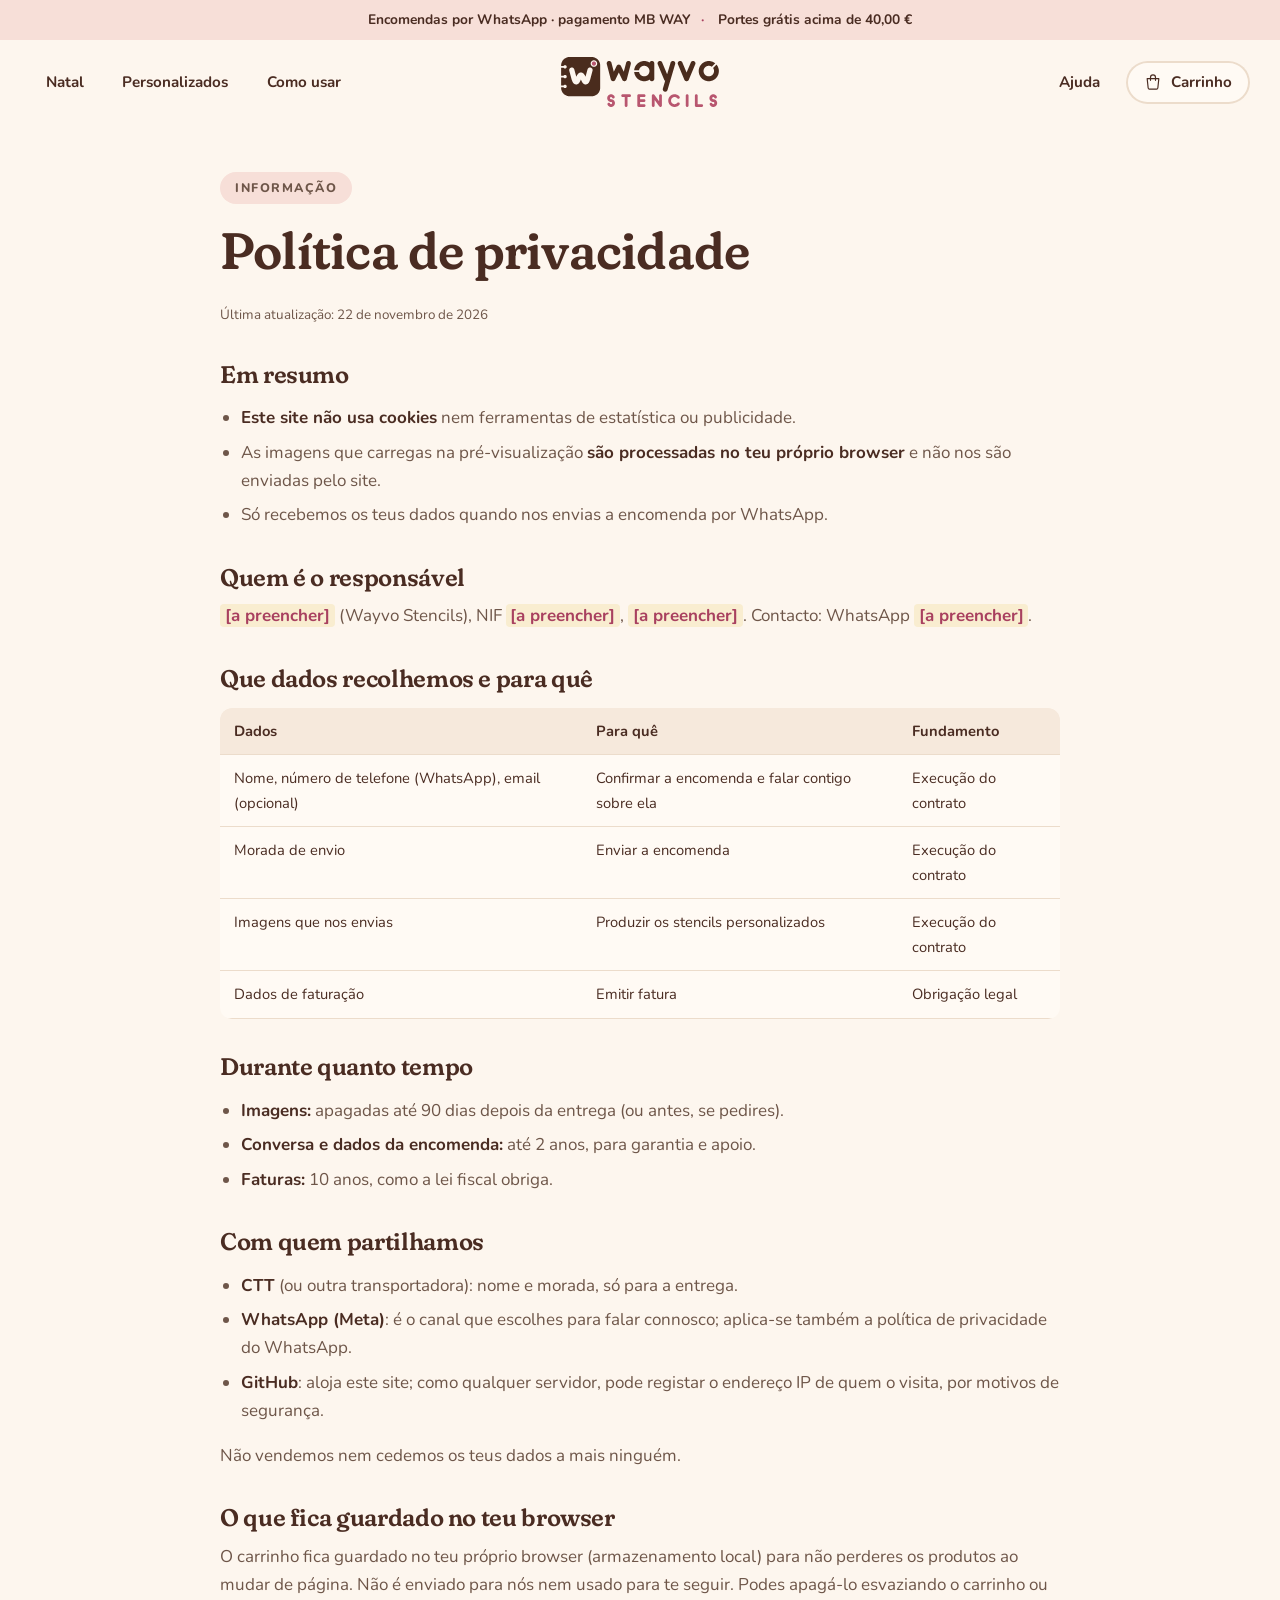
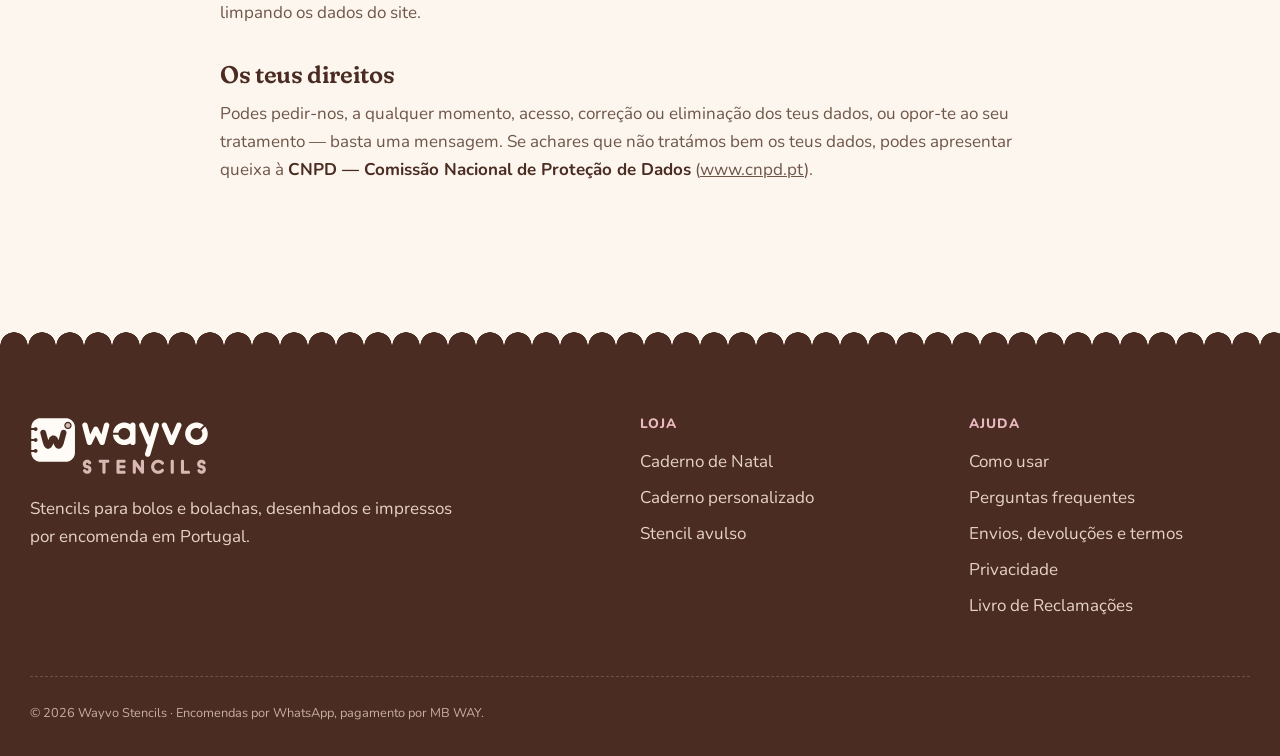
<file: privacidade/index.html>
<!doctype html>
<html lang="pt-PT">
<head>
  <meta charset="utf-8">
  <meta name="viewport" content="width=device-width, initial-scale=1">
  <title>Privacidade · Wayvo Stencils</title>
  <meta name="description" content="Como a Wayvo Stencils trata os teus dados: sem cookies, imagens processadas no teu browser e encomendas por WhatsApp.">
  <meta name="robots" content="index, follow">
  <link rel="canonical" href="https://www.wayvostencils.store/privacidade/">
  <meta property="og:type" content="website">
  <meta property="og:site_name" content="Wayvo Stencils">
  <meta property="og:locale" content="pt_PT">
  <meta property="og:title" content="Privacidade · Wayvo Stencils">
  <meta property="og:description" content="Como a Wayvo Stencils trata os teus dados: sem cookies, imagens processadas no teu browser e encomendas por WhatsApp.">
  <meta property="og:url" content="https://www.wayvostencils.store/privacidade/">
  <meta property="og:image" content="https://www.wayvostencils.store/static/img/og.png">
  <meta property="og:image:width" content="1200">
  <meta property="og:image:height" content="630">
  <meta property="og:image:alt" content="Wayvo Stencils — stencils para bolos e bolachas">
  <meta name="twitter:card" content="summary_large_image">
  
  <meta name="theme-color" content="#fdf6ee">
  <meta http-equiv="Content-Security-Policy" content="default-src 'self'; script-src 'self' 'unsafe-inline'; style-src 'self' 'unsafe-inline'; img-src 'self' data: blob:; font-src 'self'; connect-src 'self'; object-src 'none'; base-uri 'self'; form-action 'self'; frame-src 'none'; upgrade-insecure-requests">
  <meta name="referrer" content="strict-origin-when-cross-origin">
  <!-- Tipos de letra alojados no próprio site (sem pedidos a terceiros) -->
  <link rel="preload" href="/static/fonts/fraunces-normal-latin.woff2" as="font" type="font/woff2" crossorigin>
  <link rel="preload" href="/static/fonts/nunito-normal-latin.woff2" as="font" type="font/woff2" crossorigin>
  <link rel="stylesheet" href="/static/css/fontes.css?v=1795372669">
  <link rel="stylesheet" href="/static/css/loja.css?v=1795372669">
  <link rel="icon" type="image/png" sizes="32x32" href="/static/img/marca/favicon-32.png">
  <link rel="apple-touch-icon" href="/static/img/marca/favicon.png">
</head>
<body class="">
  <a class="saltar" href="#conteudo">Saltar para o conteúdo</a>
  <div class="anuncio">Encomendas por WhatsApp · pagamento MB WAY<span class="anuncio__extra"><span aria-hidden="true">·</span> Portes grátis acima de 40,00 €</span></div>
  <header class="topo">
    <div class="largura topo__in">
      <nav class="nav" aria-label="Principal">
        <a href="/produto/caderno-natal/">Natal</a>
        <a href="/produto/caderno-personalizado/">Personalizados</a>
        <a href="/#como-funciona">Como usar</a>
      </nav>
      <a class="logo" href="/" aria-label="Wayvo Stencils — início">
        <img src="/static/img/marca/logo.svg" alt="Wayvo Stencils" width="150" height="48">
      </a>
      <div class="topo__dir">
        <a class="nav-link" href="/#perguntas">Ajuda</a>
        <a class="carrinho-link" href="/carrinho/" aria-label="Carrinho">
          <svg viewBox="0 0 24 24" width="20" height="20" aria-hidden="true"><path fill="none" stroke="currentColor" stroke-width="1.4" stroke-linecap="round" stroke-linejoin="round" d="M5 8h14l-1.2 11.2a1.5 1.5 0 0 1-1.5 1.3H7.7a1.5 1.5 0 0 1-1.5-1.3L5 8Z"/><path fill="none" stroke="currentColor" stroke-width="1.4" stroke-linecap="round" d="M9 10V6.5a3 3 0 0 1 6 0V10"/></svg>
          <span>Carrinho</span>
          <span class="carrinho-n" data-carrinho-n hidden>0</span>
        </a>
      </div>
    </div>
  </header>

  <main id="conteudo">
<div class="largura estreito pagina texto-legal">
  <p class="etiqueta">Informação</p>
  <h1>Política de privacidade</h1>
  <p class="pequeno">Última atualização: 22 de novembro de 2026</p>

  <h2>Em resumo</h2>
  <ul>
    <li><strong>Este site não usa cookies</strong> nem ferramentas de estatística ou publicidade.</li>
    <li>As imagens que carregas na pré-visualização <strong>são processadas no teu próprio browser</strong> e não nos são enviadas pelo site.</li>
    <li>Só recebemos os teus dados quando nos envias a encomenda por WhatsApp.</li>
  </ul>

  <h2>Quem é o responsável</h2>
  <p><mark>[a preencher]</mark> (Wayvo Stencils), NIF <mark>[a preencher]</mark>, <mark>[a preencher]</mark>.
    Contacto: WhatsApp <mark>[a preencher]</mark>.</p>

  <h2>Que dados recolhemos e para quê</h2>
  <table class="tabela">
    <thead><tr><th>Dados</th><th>Para quê</th><th>Fundamento</th></tr></thead>
    <tbody>
      <tr><td>Nome, número de telefone (WhatsApp), email (opcional)</td><td>Confirmar a encomenda e falar contigo sobre ela</td><td>Execução do contrato</td></tr>
      <tr><td>Morada de envio</td><td>Enviar a encomenda</td><td>Execução do contrato</td></tr>
      <tr><td>Imagens que nos envias</td><td>Produzir os stencils personalizados</td><td>Execução do contrato</td></tr>
      <tr><td>Dados de faturação</td><td>Emitir fatura</td><td>Obrigação legal</td></tr>
    </tbody>
  </table>

  <h2>Durante quanto tempo</h2>
  <ul>
    <li><strong>Imagens:</strong> apagadas até 90 dias depois da entrega (ou antes, se pedires).</li>
    <li><strong>Conversa e dados da encomenda:</strong> até 2 anos, para garantia e apoio.</li>
    <li><strong>Faturas:</strong> 10 anos, como a lei fiscal obriga.</li>
  </ul>

  <h2>Com quem partilhamos</h2>
  <ul>
    <li><strong>CTT</strong> (ou outra transportadora): nome e morada, só para a entrega.</li>
    <li><strong>WhatsApp (Meta)</strong>: é o canal que escolhes para falar connosco; aplica-se também a política de privacidade do WhatsApp.</li>
    <li><strong>GitHub</strong>: aloja este site; como qualquer servidor, pode registar o endereço IP de quem o visita, por motivos de segurança.</li>
  </ul>
  <p>Não vendemos nem cedemos os teus dados a mais ninguém.</p>

  <h2>O que fica guardado no teu browser</h2>
  <p>O carrinho fica guardado no teu próprio browser (armazenamento local) para não perderes os produtos ao mudar de página. Não é enviado para nós nem usado para te seguir. Podes apagá-lo esvaziando o carrinho ou limpando os dados do site.</p>

  <h2>Os teus direitos</h2>
  <p>Podes pedir-nos, a qualquer momento, acesso, correção ou eliminação dos teus dados, ou opor-te ao seu tratamento — basta uma mensagem. Se achares que não tratámos bem os teus dados, podes apresentar queixa à <strong>CNPD — Comissão Nacional de Proteção de Dados</strong> (<a href="https://www.cnpd.pt" target="_blank" rel="noopener">www.cnpd.pt</a>).</p>
</div>
</main>

  <footer class="rodape ondas ondas--so-topo">
    <div class="largura">
      <div class="rodape__grid">
        <div class="rodape__marca">
          <img class="rodape__logo" src="/static/img/marca/logo-branco.svg" alt="Wayvo Stencils" width="170" height="54">
          <p>Stencils para bolos e bolachas, desenhados e impressos por encomenda em Portugal.</p>
        </div>
        <div>
          <h2 class="rodape__titulo">Loja</h2>
          <ul>
            <li><a href="/produto/caderno-natal/">Caderno de Natal</a></li>
            <li><a href="/produto/caderno-personalizado/">Caderno personalizado</a></li>
            <li><a href="/produto/stencil-personalizado/">Stencil avulso</a></li>
          </ul>
        </div>
        <div>
          <h2 class="rodape__titulo">Ajuda</h2>
          <ul>
            <li><a href="/#como-funciona">Como usar</a></li>
            <li><a href="/#perguntas">Perguntas frequentes</a></li>
            <li><a href="/termos/">Envios, devoluções e termos</a></li>
            <li><a href="/privacidade/">Privacidade</a></li>
            <li><a href="https://www.livroreclamacoes.pt" target="_blank" rel="noopener">Livro de Reclamações</a></li>
            
            
          </ul>
        </div>
      </div>
      <p class="rodape__base">© 2026 Wayvo Stencils · Encomendas por WhatsApp, pagamento por MB WAY.</p>
    </div>
  </footer>

  <div class="aviso" role="status" aria-live="polite" data-aviso hidden></div>
  <script>
    window.BASE = "";
    window.LOJA_CFG = {"modo": "whatsapp", "nome": "Wayvo Stencils", "pagamento": "MB WAY", "whatsapp": ""};
  </script>
  <script src="/static/js/demo.js?v=1795372669"></script>
  <script src="/static/js/carrinho.js?v=1795372669"></script>
  
</body>
</html>
</file>
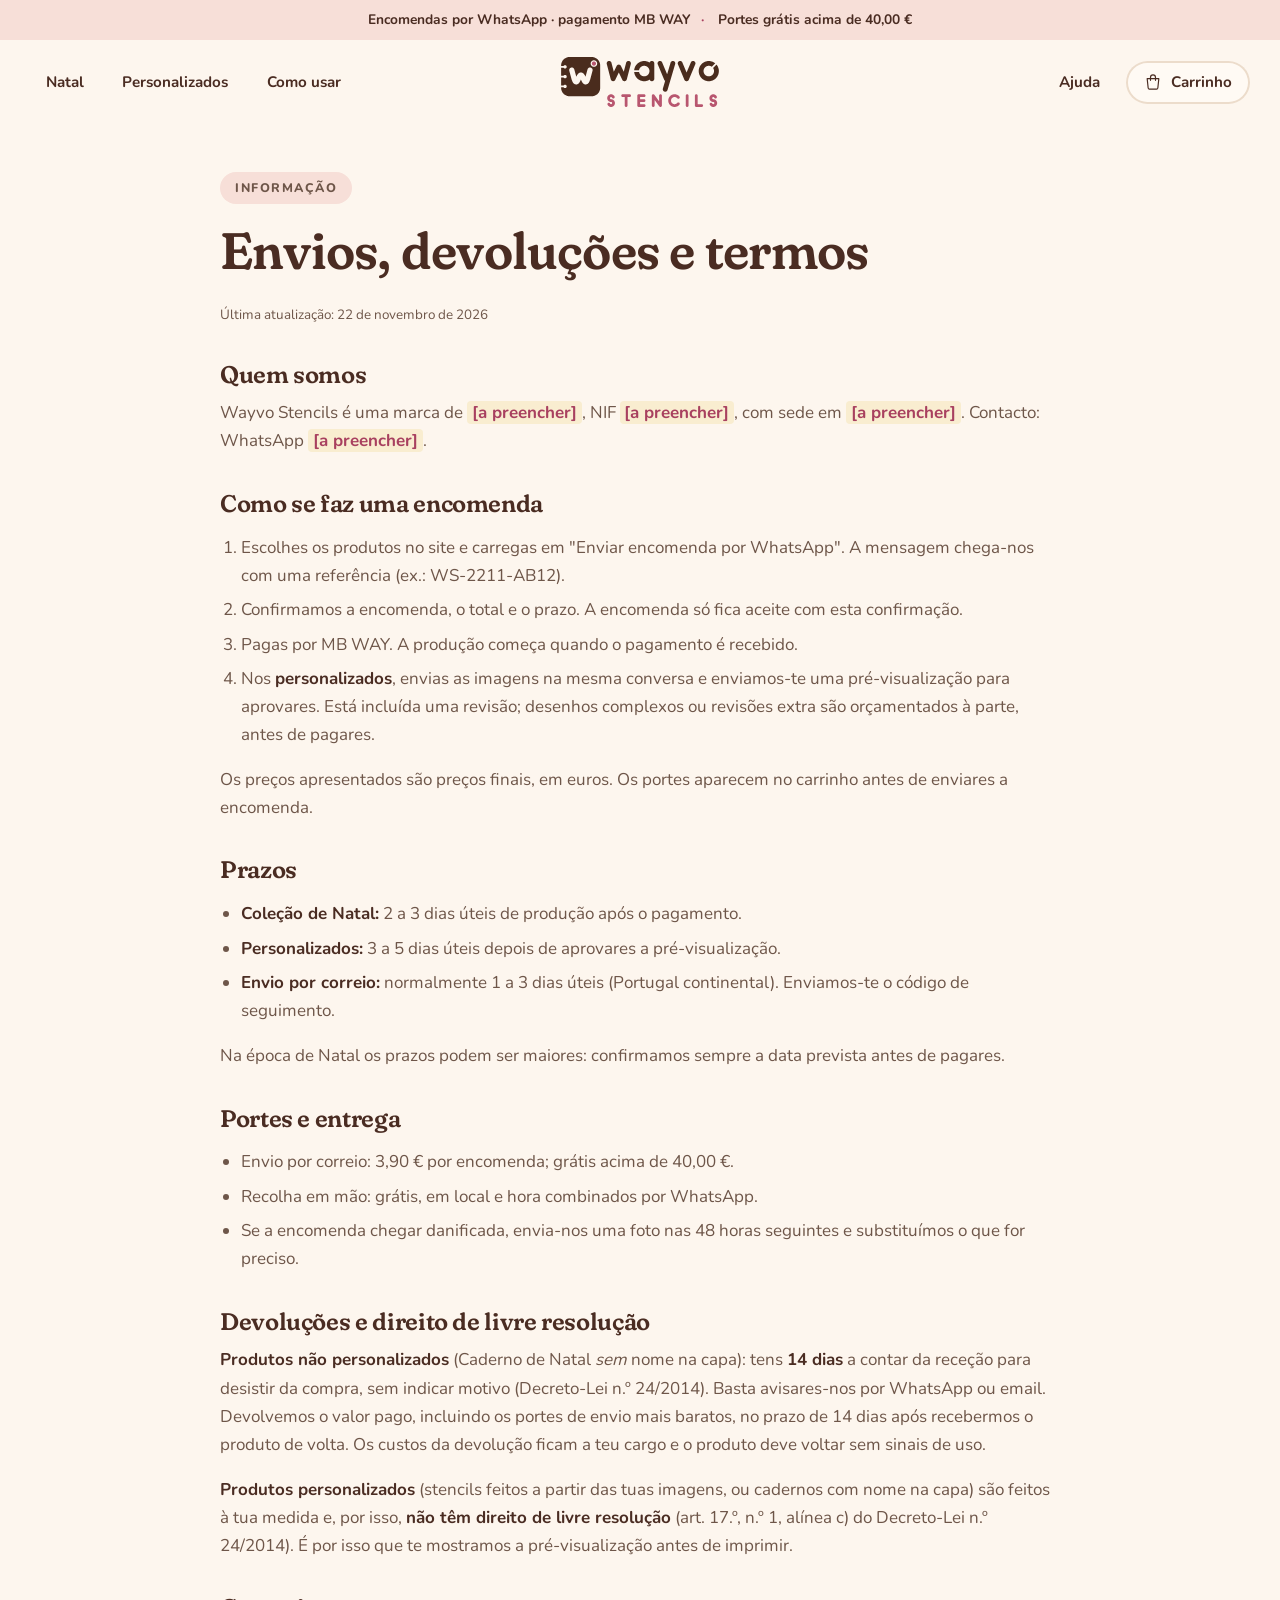
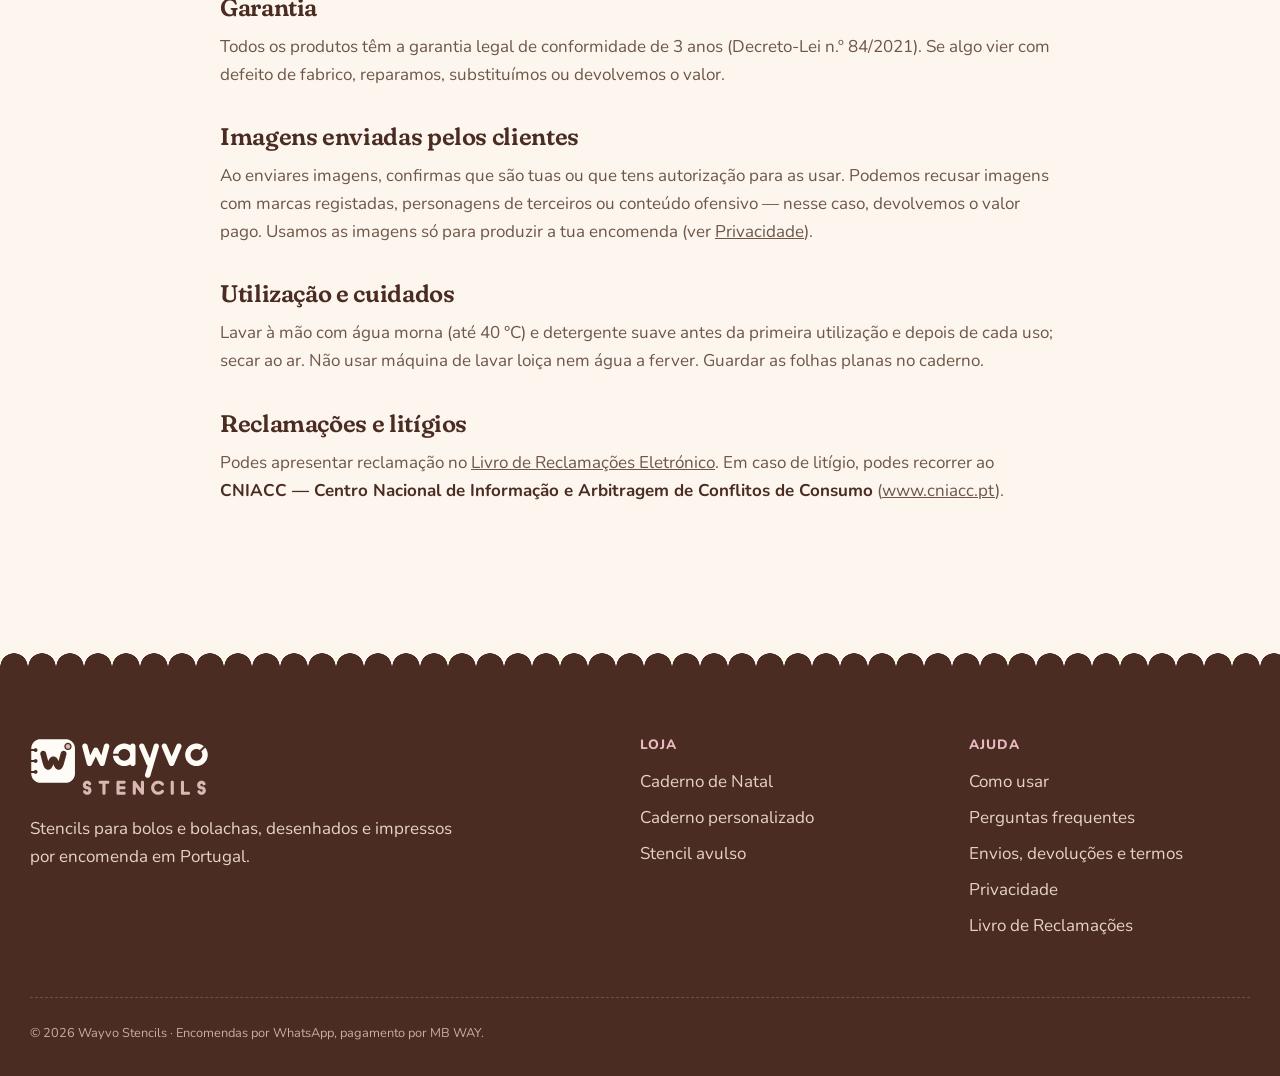
<file: termos/index.html>
<!doctype html>
<html lang="pt-PT">
<head>
  <meta charset="utf-8">
  <meta name="viewport" content="width=device-width, initial-scale=1">
  <title>Envios, devoluções e termos · Wayvo Stencils</title>
  <meta name="description" content="Prazos, portes, recolha em mão, devoluções, garantia e reclamações nas encomendas da Wayvo Stencils.">
  <meta name="robots" content="index, follow">
  <link rel="canonical" href="https://www.wayvostencils.store/termos/">
  <meta property="og:type" content="website">
  <meta property="og:site_name" content="Wayvo Stencils">
  <meta property="og:locale" content="pt_PT">
  <meta property="og:title" content="Envios, devoluções e termos · Wayvo Stencils">
  <meta property="og:description" content="Prazos, portes, recolha em mão, devoluções, garantia e reclamações nas encomendas da Wayvo Stencils.">
  <meta property="og:url" content="https://www.wayvostencils.store/termos/">
  <meta property="og:image" content="https://www.wayvostencils.store/static/img/og.png">
  <meta property="og:image:width" content="1200">
  <meta property="og:image:height" content="630">
  <meta property="og:image:alt" content="Wayvo Stencils — stencils para bolos e bolachas">
  <meta name="twitter:card" content="summary_large_image">
  
  <meta name="theme-color" content="#fdf6ee">
  <meta http-equiv="Content-Security-Policy" content="default-src 'self'; script-src 'self' 'unsafe-inline'; style-src 'self' 'unsafe-inline'; img-src 'self' data: blob:; font-src 'self'; connect-src 'self'; object-src 'none'; base-uri 'self'; form-action 'self'; frame-src 'none'; upgrade-insecure-requests">
  <meta name="referrer" content="strict-origin-when-cross-origin">
  <!-- Tipos de letra alojados no próprio site (sem pedidos a terceiros) -->
  <link rel="preload" href="/static/fonts/fraunces-normal-latin.woff2" as="font" type="font/woff2" crossorigin>
  <link rel="preload" href="/static/fonts/nunito-normal-latin.woff2" as="font" type="font/woff2" crossorigin>
  <link rel="stylesheet" href="/static/css/fontes.css?v=1795372669">
  <link rel="stylesheet" href="/static/css/loja.css?v=1795372669">
  <link rel="icon" type="image/png" sizes="32x32" href="/static/img/marca/favicon-32.png">
  <link rel="apple-touch-icon" href="/static/img/marca/favicon.png">
</head>
<body class="">
  <a class="saltar" href="#conteudo">Saltar para o conteúdo</a>
  <div class="anuncio">Encomendas por WhatsApp · pagamento MB WAY<span class="anuncio__extra"><span aria-hidden="true">·</span> Portes grátis acima de 40,00 €</span></div>
  <header class="topo">
    <div class="largura topo__in">
      <nav class="nav" aria-label="Principal">
        <a href="/produto/caderno-natal/">Natal</a>
        <a href="/produto/caderno-personalizado/">Personalizados</a>
        <a href="/#como-funciona">Como usar</a>
      </nav>
      <a class="logo" href="/" aria-label="Wayvo Stencils — início">
        <img src="/static/img/marca/logo.svg" alt="Wayvo Stencils" width="150" height="48">
      </a>
      <div class="topo__dir">
        <a class="nav-link" href="/#perguntas">Ajuda</a>
        <a class="carrinho-link" href="/carrinho/" aria-label="Carrinho">
          <svg viewBox="0 0 24 24" width="20" height="20" aria-hidden="true"><path fill="none" stroke="currentColor" stroke-width="1.4" stroke-linecap="round" stroke-linejoin="round" d="M5 8h14l-1.2 11.2a1.5 1.5 0 0 1-1.5 1.3H7.7a1.5 1.5 0 0 1-1.5-1.3L5 8Z"/><path fill="none" stroke="currentColor" stroke-width="1.4" stroke-linecap="round" d="M9 10V6.5a3 3 0 0 1 6 0V10"/></svg>
          <span>Carrinho</span>
          <span class="carrinho-n" data-carrinho-n hidden>0</span>
        </a>
      </div>
    </div>
  </header>

  <main id="conteudo">
<div class="largura estreito pagina texto-legal">
  <p class="etiqueta">Informação</p>
  <h1>Envios, devoluções e termos</h1>
  <p class="pequeno">Última atualização: 22 de novembro de 2026</p>

  <h2>Quem somos</h2>
  <p>Wayvo Stencils é uma marca de <mark>[a preencher]</mark>, NIF <mark>[a preencher]</mark>, com sede em <mark>[a preencher]</mark>.
    Contacto: WhatsApp <mark>[a preencher]</mark>.</p>

  <h2>Como se faz uma encomenda</h2>
  <ol>
    <li>Escolhes os produtos no site e carregas em "Enviar encomenda por WhatsApp". A mensagem chega-nos com uma referência (ex.: WS-2211-AB12).</li>
    <li>Confirmamos a encomenda, o total e o prazo. A encomenda só fica aceite com esta confirmação.</li>
    <li>Pagas por MB WAY. A produção começa quando o pagamento é recebido.</li>
    <li>Nos <strong>personalizados</strong>, envias as imagens na mesma conversa e enviamos-te uma pré-visualização para aprovares. Está incluída uma revisão; desenhos complexos ou revisões extra são orçamentados à parte, antes de pagares.</li>
  </ol>
  <p>Os preços apresentados são preços finais, em euros. Os portes aparecem no carrinho antes de enviares a encomenda.</p>

  <h2>Prazos</h2>
  <ul>
    <li><strong>Coleção de Natal:</strong> 2 a 3 dias úteis de produção após o pagamento.</li>
    <li><strong>Personalizados:</strong> 3 a 5 dias úteis depois de aprovares a pré-visualização.</li>
    <li><strong>Envio por correio:</strong> normalmente 1 a 3 dias úteis (Portugal continental). Enviamos-te o código de seguimento.</li>
  </ul>
  <p>Na época de Natal os prazos podem ser maiores: confirmamos sempre a data prevista antes de pagares.</p>

  <h2>Portes e entrega</h2>
  <ul>
    <li>Envio por correio: 3,90 € por encomenda; grátis acima de 40,00 €.</li>
    <li>Recolha em mão: grátis, em local e hora combinados por WhatsApp.</li>
    <li>Se a encomenda chegar danificada, envia-nos uma foto nas 48 horas seguintes e substituímos o que for preciso.</li>
  </ul>

  <h2>Devoluções e direito de livre resolução</h2>
  <p><strong>Produtos não personalizados</strong> (Caderno de Natal <em>sem</em> nome na capa): tens <strong>14 dias</strong> a contar da receção para desistir da compra, sem indicar motivo (Decreto-Lei n.º 24/2014). Basta avisares-nos por WhatsApp ou email. Devolvemos o valor pago, incluindo os portes de envio mais baratos, no prazo de 14 dias após recebermos o produto de volta. Os custos da devolução ficam a teu cargo e o produto deve voltar sem sinais de uso.</p>
  <p><strong>Produtos personalizados</strong> (stencils feitos a partir das tuas imagens, ou cadernos com nome na capa) são feitos à tua medida e, por isso, <strong>não têm direito de livre resolução</strong> (art. 17.º, n.º 1, alínea c) do Decreto-Lei n.º 24/2014). É por isso que te mostramos a pré-visualização antes de imprimir.</p>

  <h2>Garantia</h2>
  <p>Todos os produtos têm a garantia legal de conformidade de 3 anos (Decreto-Lei n.º 84/2021). Se algo vier com defeito de fabrico, reparamos, substituímos ou devolvemos o valor.</p>

  <h2>Imagens enviadas pelos clientes</h2>
  <p>Ao enviares imagens, confirmas que são tuas ou que tens autorização para as usar. Podemos recusar imagens com marcas registadas, personagens de terceiros ou conteúdo ofensivo — nesse caso, devolvemos o valor pago. Usamos as imagens só para produzir a tua encomenda (ver <a href="/privacidade/">Privacidade</a>).</p>

  <h2>Utilização e cuidados</h2>
  <p>Lavar à mão com água morna (até 40 °C) e detergente suave antes da primeira utilização e depois de cada uso; secar ao ar. Não usar máquina de lavar loiça nem água a ferver. Guardar as folhas planas no caderno.</p>

  <h2>Reclamações e litígios</h2>
  <p>Podes apresentar reclamação no <a href="https://www.livroreclamacoes.pt" target="_blank" rel="noopener">Livro de Reclamações Eletrónico</a>.
    Em caso de litígio, podes recorrer ao <strong>CNIACC — Centro Nacional de Informação e Arbitragem de Conflitos de Consumo</strong> (<a href="https://www.cniacc.pt" target="_blank" rel="noopener">www.cniacc.pt</a>).</p>
</div>
</main>

  <footer class="rodape ondas ondas--so-topo">
    <div class="largura">
      <div class="rodape__grid">
        <div class="rodape__marca">
          <img class="rodape__logo" src="/static/img/marca/logo-branco.svg" alt="Wayvo Stencils" width="170" height="54">
          <p>Stencils para bolos e bolachas, desenhados e impressos por encomenda em Portugal.</p>
        </div>
        <div>
          <h2 class="rodape__titulo">Loja</h2>
          <ul>
            <li><a href="/produto/caderno-natal/">Caderno de Natal</a></li>
            <li><a href="/produto/caderno-personalizado/">Caderno personalizado</a></li>
            <li><a href="/produto/stencil-personalizado/">Stencil avulso</a></li>
          </ul>
        </div>
        <div>
          <h2 class="rodape__titulo">Ajuda</h2>
          <ul>
            <li><a href="/#como-funciona">Como usar</a></li>
            <li><a href="/#perguntas">Perguntas frequentes</a></li>
            <li><a href="/termos/">Envios, devoluções e termos</a></li>
            <li><a href="/privacidade/">Privacidade</a></li>
            <li><a href="https://www.livroreclamacoes.pt" target="_blank" rel="noopener">Livro de Reclamações</a></li>
            
            
          </ul>
        </div>
      </div>
      <p class="rodape__base">© 2026 Wayvo Stencils · Encomendas por WhatsApp, pagamento por MB WAY.</p>
    </div>
  </footer>

  <div class="aviso" role="status" aria-live="polite" data-aviso hidden></div>
  <script>
    window.BASE = "";
    window.LOJA_CFG = {"modo": "whatsapp", "nome": "Wayvo Stencils", "pagamento": "MB WAY", "whatsapp": ""};
  </script>
  <script src="/static/js/demo.js?v=1795372669"></script>
  <script src="/static/js/carrinho.js?v=1795372669"></script>
  
</body>
</html>
</file>
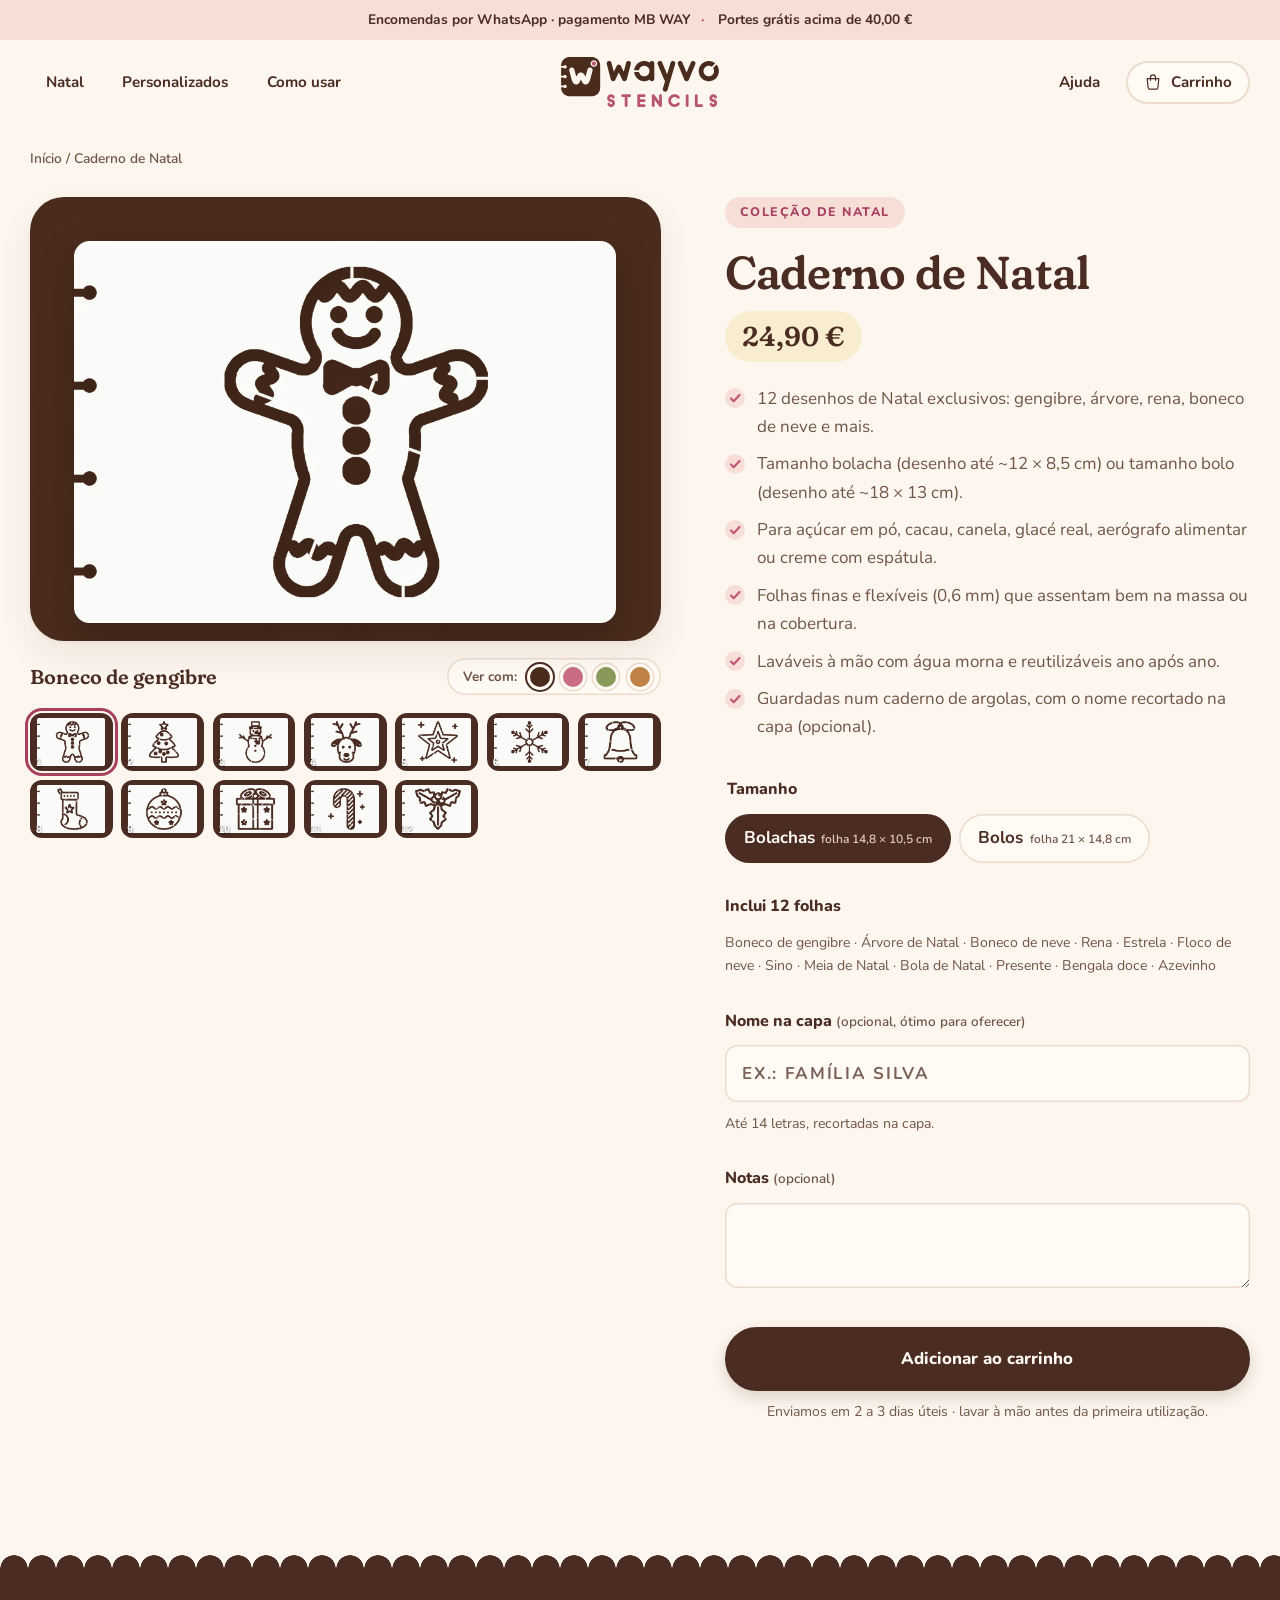
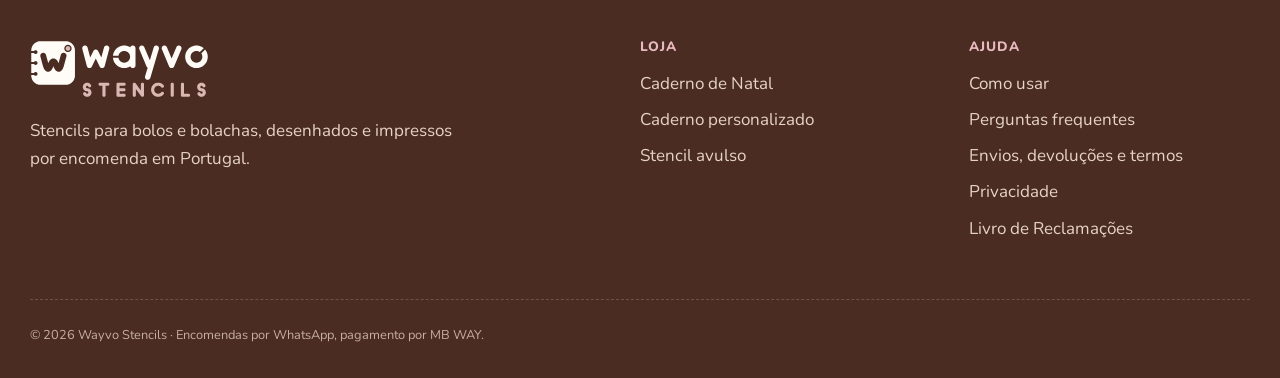
<file: produto/caderno-natal/index.html>
<!doctype html>
<html lang="pt-PT">
<head>
  <meta charset="utf-8">
  <meta name="viewport" content="width=device-width, initial-scale=1">
  <title>Caderno de Natal · Wayvo Stencils</title>
  <meta name="description" content="12 stencils de Natal para decorar bolos e bolachas com açúcar em pó, cacau, glacé ou creme. Desde 24,90 €.">
  <meta name="robots" content="index, follow">
  <link rel="canonical" href="https://www.wayvostencils.store/produto/caderno-natal/">
  <meta property="og:type" content="product">
  <meta property="og:site_name" content="Wayvo Stencils">
  <meta property="og:locale" content="pt_PT">
  <meta property="og:title" content="Caderno de Natal · Wayvo Stencils">
  <meta property="og:description" content="12 stencils de Natal para decorar bolos e bolachas com açúcar em pó, cacau, glacé ou creme. Desde 24,90 €.">
  <meta property="og:url" content="https://www.wayvostencils.store/produto/caderno-natal/">
  <meta property="og:image" content="https://www.wayvostencils.store/static/img/og.png">
  <meta property="og:image:width" content="1200">
  <meta property="og:image:height" content="630">
  <meta property="og:image:alt" content="Wayvo Stencils — stencils para bolos e bolachas">
  <meta name="twitter:card" content="summary_large_image">
  
<script type="application/ld+json">{"@context": "https://schema.org", "@type": "Product", "brand": {"@type": "Brand", "name": "Wayvo Stencils"}, "description": "12 stencils de Natal para decorar bolos e bolachas com a\u00e7\u00facar em p\u00f3, cacau, glac\u00e9 ou creme.", "image": "https://www.wayvostencils.store/static/img/produto-natal.webp", "name": "Caderno de Natal", "offers": {"@type": "AggregateOffer", "availability": "https://schema.org/PreOrder", "highPrice": "34.90", "lowPrice": "24.90", "offerCount": 2, "priceCurrency": "EUR", "url": "https://www.wayvostencils.store/produto/caderno-natal/"}}</script>

  <meta name="theme-color" content="#fdf6ee">
  <meta http-equiv="Content-Security-Policy" content="default-src 'self'; script-src 'self' 'unsafe-inline'; style-src 'self' 'unsafe-inline'; img-src 'self' data: blob:; font-src 'self'; connect-src 'self'; object-src 'none'; base-uri 'self'; form-action 'self'; frame-src 'none'; upgrade-insecure-requests">
  <meta name="referrer" content="strict-origin-when-cross-origin">
  <!-- Tipos de letra alojados no próprio site (sem pedidos a terceiros) -->
  <link rel="preload" href="/static/fonts/fraunces-normal-latin.woff2" as="font" type="font/woff2" crossorigin>
  <link rel="preload" href="/static/fonts/nunito-normal-latin.woff2" as="font" type="font/woff2" crossorigin>
  <link rel="stylesheet" href="/static/css/fontes.css?v=1795372669">
  <link rel="stylesheet" href="/static/css/loja.css?v=1795372669">
  <link rel="icon" type="image/png" sizes="32x32" href="/static/img/marca/favicon-32.png">
  <link rel="apple-touch-icon" href="/static/img/marca/favicon.png">
</head>
<body class="">
  <a class="saltar" href="#conteudo">Saltar para o conteúdo</a>
  <div class="anuncio">Encomendas por WhatsApp · pagamento MB WAY<span class="anuncio__extra"><span aria-hidden="true">·</span> Portes grátis acima de 40,00 €</span></div>
  <header class="topo">
    <div class="largura topo__in">
      <nav class="nav" aria-label="Principal">
        <a href="/produto/caderno-natal/">Natal</a>
        <a href="/produto/caderno-personalizado/">Personalizados</a>
        <a href="/#como-funciona">Como usar</a>
      </nav>
      <a class="logo" href="/" aria-label="Wayvo Stencils — início">
        <img src="/static/img/marca/logo.svg" alt="Wayvo Stencils" width="150" height="48">
      </a>
      <div class="topo__dir">
        <a class="nav-link" href="/#perguntas">Ajuda</a>
        <a class="carrinho-link" href="/carrinho/" aria-label="Carrinho">
          <svg viewBox="0 0 24 24" width="20" height="20" aria-hidden="true"><path fill="none" stroke="currentColor" stroke-width="1.4" stroke-linecap="round" stroke-linejoin="round" d="M5 8h14l-1.2 11.2a1.5 1.5 0 0 1-1.5 1.3H7.7a1.5 1.5 0 0 1-1.5-1.3L5 8Z"/><path fill="none" stroke="currentColor" stroke-width="1.4" stroke-linecap="round" d="M9 10V6.5a3 3 0 0 1 6 0V10"/></svg>
          <span>Carrinho</span>
          <span class="carrinho-n" data-carrinho-n hidden>0</span>
        </a>
      </div>
    </div>
  </header>

  <main id="conteudo">
<div class="largura produto" data-colecao>
  <nav class="migalhas" aria-label="Estás em"><a href="/">Início</a> / <span>Caderno de Natal</span></nav>

  <div class="produto__grid">
    <div class="visor">
      <div class="visor__palco is-stencil" data-palco style="--tinta: var(--chocolate)">
        <img class="visor__img" data-visor-img src="/modelos/natal/gengibre.webp" alt="Boneco de gengibre">
        <div class="visor__a-processar" data-visor-loading hidden><span class="roda"></span> A recortar…</div>
      </div>
      <div class="visor__barra">
        <span class="visor__legenda" data-visor-legenda>Boneco de gengibre</span>
        <div class="tintas" role="group" aria-label="Ver com cobertura">
          <span class="pequeno">Ver com:</span>
          <button type="button" class="tinta is-on" style="--c:var(--chocolate)" data-tinta="var(--chocolate)" title="Cacau / chocolate" aria-label="Cacau" aria-pressed="true"></button>
          <button type="button" class="tinta" style="--c:var(--morango)" data-tinta="var(--morango)" title="Glacé de morango" aria-label="Morango" aria-pressed="false"></button>
          <button type="button" class="tinta" style="--c:var(--pistacio)" data-tinta="var(--pistacio)" title="Pistácio" aria-label="Pistácio" aria-pressed="false"></button>
          <button type="button" class="tinta" style="--c:var(--caramelo)" data-tinta="var(--caramelo)" title="Caramelo / canela" aria-label="Caramelo" aria-pressed="false"></button>
        </div>
      </div>
      <div class="modelos" data-modelos>
        <button type="button" class="folha-mini is-vazia" data-capa-mini hidden><span>Capa</span></button>
        
        <button type="button" class="folha-mini is-sel" data-modelo="gengibre" data-nome="Boneco de gengibre"
                data-src="/modelos/natal/gengibre.webp" aria-label="Boneco de gengibre">
          <img src="/modelos/natal/gengibre.webp" alt="" loading="lazy"><span>1</span>
        </button>
        
        <button type="button" class="folha-mini" data-modelo="arvore" data-nome="Árvore de Natal"
                data-src="/modelos/natal/arvore.webp" aria-label="Árvore de Natal">
          <img src="/modelos/natal/arvore.webp" alt="" loading="lazy"><span>2</span>
        </button>
        
        <button type="button" class="folha-mini" data-modelo="boneco-neve" data-nome="Boneco de neve"
                data-src="/modelos/natal/boneco-neve.webp" aria-label="Boneco de neve">
          <img src="/modelos/natal/boneco-neve.webp" alt="" loading="lazy"><span>3</span>
        </button>
        
        <button type="button" class="folha-mini" data-modelo="rena" data-nome="Rena"
                data-src="/modelos/natal/rena.webp" aria-label="Rena">
          <img src="/modelos/natal/rena.webp" alt="" loading="lazy"><span>4</span>
        </button>
        
        <button type="button" class="folha-mini" data-modelo="estrela" data-nome="Estrela"
                data-src="/modelos/natal/estrela.webp" aria-label="Estrela">
          <img src="/modelos/natal/estrela.webp" alt="" loading="lazy"><span>5</span>
        </button>
        
        <button type="button" class="folha-mini" data-modelo="floco" data-nome="Floco de neve"
                data-src="/modelos/natal/floco.webp" aria-label="Floco de neve">
          <img src="/modelos/natal/floco.webp" alt="" loading="lazy"><span>6</span>
        </button>
        
        <button type="button" class="folha-mini" data-modelo="sino" data-nome="Sino"
                data-src="/modelos/natal/sino.webp" aria-label="Sino">
          <img src="/modelos/natal/sino.webp" alt="" loading="lazy"><span>7</span>
        </button>
        
        <button type="button" class="folha-mini" data-modelo="meia" data-nome="Meia de Natal"
                data-src="/modelos/natal/meia.webp" aria-label="Meia de Natal">
          <img src="/modelos/natal/meia.webp" alt="" loading="lazy"><span>8</span>
        </button>
        
        <button type="button" class="folha-mini" data-modelo="bola" data-nome="Bola de Natal"
                data-src="/modelos/natal/bola.webp" aria-label="Bola de Natal">
          <img src="/modelos/natal/bola.webp" alt="" loading="lazy"><span>9</span>
        </button>
        
        <button type="button" class="folha-mini" data-modelo="presente" data-nome="Presente"
                data-src="/modelos/natal/presente.webp" aria-label="Presente">
          <img src="/modelos/natal/presente.webp" alt="" loading="lazy"><span>10</span>
        </button>
        
        <button type="button" class="folha-mini" data-modelo="bengala" data-nome="Bengala doce"
                data-src="/modelos/natal/bengala.webp" aria-label="Bengala doce">
          <img src="/modelos/natal/bengala.webp" alt="" loading="lazy"><span>11</span>
        </button>
        
        <button type="button" class="folha-mini" data-modelo="azevinho" data-nome="Azevinho"
                data-src="/modelos/natal/azevinho.webp" aria-label="Azevinho">
          <img src="/modelos/natal/azevinho.webp" alt="" loading="lazy"><span>12</span>
        </button>
        
      </div>
    </div>

    <form class="config" data-form novalidate>
      <p class="etiqueta">Coleção de Natal</p>
      <h1>Caderno de Natal</h1>
      <p class="config__preco" data-preco>24,90 €</p>
      <ul class="lista-check"><li>12 desenhos de Natal exclusivos: gengibre, árvore, rena, boneco de neve e mais.</li><li>Tamanho bolacha (desenho até ~12 × 8,5 cm) ou tamanho bolo (desenho até ~18 × 13 cm).</li><li>Para açúcar em pó, cacau, canela, glacé real, aerógrafo alimentar ou creme com espátula.</li><li>Folhas finas e flexíveis (0,6 mm) que assentam bem na massa ou na cobertura.</li><li>Laváveis à mão com água morna e reutilizáveis ano após ano.</li><li>Guardadas num caderno de argolas, com o nome recortado na capa (opcional).</li></ul>

      <fieldset class="campo">
        <legend>Tamanho</legend>
        <div class="pilulas">
          
          <label class="pilula">
            <input type="radio" name="variante" value="NAT-A6" checked>
            <span>Bolachas <small>folha 14,8 × 10,5 cm</small></span>
          </label>
          
          <label class="pilula">
            <input type="radio" name="variante" value="NAT-A5" >
            <span>Bolos <small>folha 21 × 14,8 cm</small></span>
          </label>
          
        </div>
      </fieldset>

      <div class="campo">
        <p class="campo__titulo">Inclui 12 folhas</p>
        <p class="ajuda">Boneco de gengibre · Árvore de Natal · Boneco de neve · Rena · Estrela · Floco de neve · Sino · Meia de Natal · Bola de Natal · Presente · Bengala doce · Azevinho</p>
      </div>

      
      <div class="campo">
        <label for="capa">Nome na capa <span class="pequeno">(opcional, ótimo para oferecer)</span></label>
        <input id="capa" type="text" maxlength="14" autocomplete="off" placeholder="ex.: FAMÍLIA SILVA" data-capa>
        <p class="ajuda">Até 14 letras, recortadas na capa.</p>
      </div>
      

      <div class="campo">
        <label for="notas">Notas <span class="pequeno">(opcional)</span></label>
        <textarea id="notas" rows="2" maxlength="500" data-notas></textarea>
      </div>

      <button type="submit" class="botao botao--grande botao--largo">Adicionar ao carrinho</button>
      <p class="ajuda centro">Enviamos em 2 a 3 dias úteis · lavar à mão antes da primeira utilização.</p>
    </form>
  </div>
</div>
<script type="application/json" id="dados-produto">{"capa": true, "colecao": "natal", "handle": "caderno-natal", "n": 12, "titulo": "Caderno de Natal", "variantes": [{"formato": "A6", "id": "NAT-A6", "preco": 24.9, "stencils": 12, "subtitulo": "folha 14,8 \u00d7 10,5 cm", "titulo": "Bolachas"}, {"formato": "A5", "id": "NAT-A5", "preco": 34.9, "stencils": 12, "subtitulo": "folha 21 \u00d7 14,8 cm", "titulo": "Bolos"}]}</script>
</main>

  <footer class="rodape ondas ondas--so-topo">
    <div class="largura">
      <div class="rodape__grid">
        <div class="rodape__marca">
          <img class="rodape__logo" src="/static/img/marca/logo-branco.svg" alt="Wayvo Stencils" width="170" height="54">
          <p>Stencils para bolos e bolachas, desenhados e impressos por encomenda em Portugal.</p>
        </div>
        <div>
          <h2 class="rodape__titulo">Loja</h2>
          <ul>
            <li><a href="/produto/caderno-natal/">Caderno de Natal</a></li>
            <li><a href="/produto/caderno-personalizado/">Caderno personalizado</a></li>
            <li><a href="/produto/stencil-personalizado/">Stencil avulso</a></li>
          </ul>
        </div>
        <div>
          <h2 class="rodape__titulo">Ajuda</h2>
          <ul>
            <li><a href="/#como-funciona">Como usar</a></li>
            <li><a href="/#perguntas">Perguntas frequentes</a></li>
            <li><a href="/termos/">Envios, devoluções e termos</a></li>
            <li><a href="/privacidade/">Privacidade</a></li>
            <li><a href="https://www.livroreclamacoes.pt" target="_blank" rel="noopener">Livro de Reclamações</a></li>
            
            
          </ul>
        </div>
      </div>
      <p class="rodape__base">© 2026 Wayvo Stencils · Encomendas por WhatsApp, pagamento por MB WAY.</p>
    </div>
  </footer>

  <div class="aviso" role="status" aria-live="polite" data-aviso hidden></div>
  <script>
    window.BASE = "";
    window.LOJA_CFG = {"modo": "whatsapp", "nome": "Wayvo Stencils", "pagamento": "MB WAY", "whatsapp": ""};
  </script>
  <script src="/static/js/demo.js?v=1795372669"></script>
  <script src="/static/js/carrinho.js?v=1795372669"></script>
  
<script>
(function () {
  var P = JSON.parse(document.getElementById('dados-produto').textContent);
  var root = document.querySelector('[data-colecao]');
  var $ = function (s) { return root.querySelector(s); };
  var form = $('[data-form]'), img = $('[data-visor-img]'), leg = $('[data-visor-legenda]');
  var capa = { texto: '', preview: null }, tCapa;

  function variante() {
    var id = form.querySelector('input[name=variante]:checked').value;
    return P.variantes.find(function (v) { return v.id === id; });
  }
  function selecionar(btn, src, nome) {
    root.querySelectorAll('.folha-mini').forEach(function (b) { b.classList.toggle('is-sel', b === btn); });
    img.src = src; img.alt = nome; leg.textContent = nome;
  }
  $('[data-modelos]').addEventListener('click', function (e) {
    var b = e.target.closest('.folha-mini');
    if (!b) return;
    if (b.hasAttribute('data-capa-mini')) { if (capa.preview) selecionar(b, capa.preview, 'Capa'); }
    else selecionar(b, b.dataset.src, b.dataset.nome);
  });
  root.querySelectorAll('[data-tinta]').forEach(function (b) {
    b.addEventListener('click', function () {
      $('[data-palco]').style.setProperty('--tinta', b.dataset.tinta);
      root.querySelectorAll('[data-tinta]').forEach(function (x) { x.classList.toggle('is-on', x === b); x.setAttribute('aria-pressed', x === b); });
    });
  });
  form.addEventListener('change', function (e) {
    if (e.target.name === 'variante') {
      $('[data-preco]').textContent = Carrinho.eur(variante().preco);
      if (capa.texto) atualizarCapa();
    }
  });

  async function atualizarCapa() {
    var texto = $('[data-capa]').value.trim().toUpperCase();
    var mini = $('[data-capa-mini]');
    capa.texto = texto;
    if (!texto) { capa.preview = null; mini.hidden = true; return; }
    $('[data-visor-loading]').hidden = false;
    try {
      var r = await fetch('/api/capa', { method: 'POST', headers: { 'Content-Type': 'application/json' },
        body: JSON.stringify({ texto: texto, formato: variante().formato }) });
      var j = await r.json();
      if (!r.ok) throw new Error(j.erro);
      if (capa.texto === j.texto) {
        capa.preview = j.preview;
        mini.hidden = false; mini.classList.remove('is-vazia');
        mini.innerHTML = '<img src="' + Carrinho.esc(j.preview) + '" alt=""><span>Capa</span>';
        selecionar(mini, j.preview, 'Capa');
      }
    } catch (err) { Carrinho.aviso('Capa: ' + Carrinho.esc(err.message || 'erro')); }
    $('[data-visor-loading]').hidden = true;
  }
  var capaInput = $('[data-capa]');
  if (capaInput) capaInput.addEventListener('input', function () { clearTimeout(tCapa); tCapa = setTimeout(atualizarCapa, 600); });

  form.addEventListener('submit', function (e) {
    e.preventDefault();
    var v = variante();
    var thumbs = Array.from(root.querySelectorAll('[data-modelo]')).map(function (b) { return b.dataset.src; });
    Carrinho.adicionar({
      handle: P.handle, titulo: P.titulo, variante: v.id, varianteTitulo: v.titulo, preco: v.preco, quantidade: 1,
      modo: 'linha', modoNome: 'Coleção de Natal', colecao: P.colecao, imagens: [], thumbs: thumbs,
      nFolhas: P.n, capa: capa.texto, capaPreview: capa.preview, notas: $('[data-notas]').value || ''
    });
    Carrinho.aviso('Adicionado ao carrinho. <a href="' + (window.BASE || '') + '/carrinho/">Ver carrinho</a>');
  });
})();
</script>

</body>
</html>
</file>
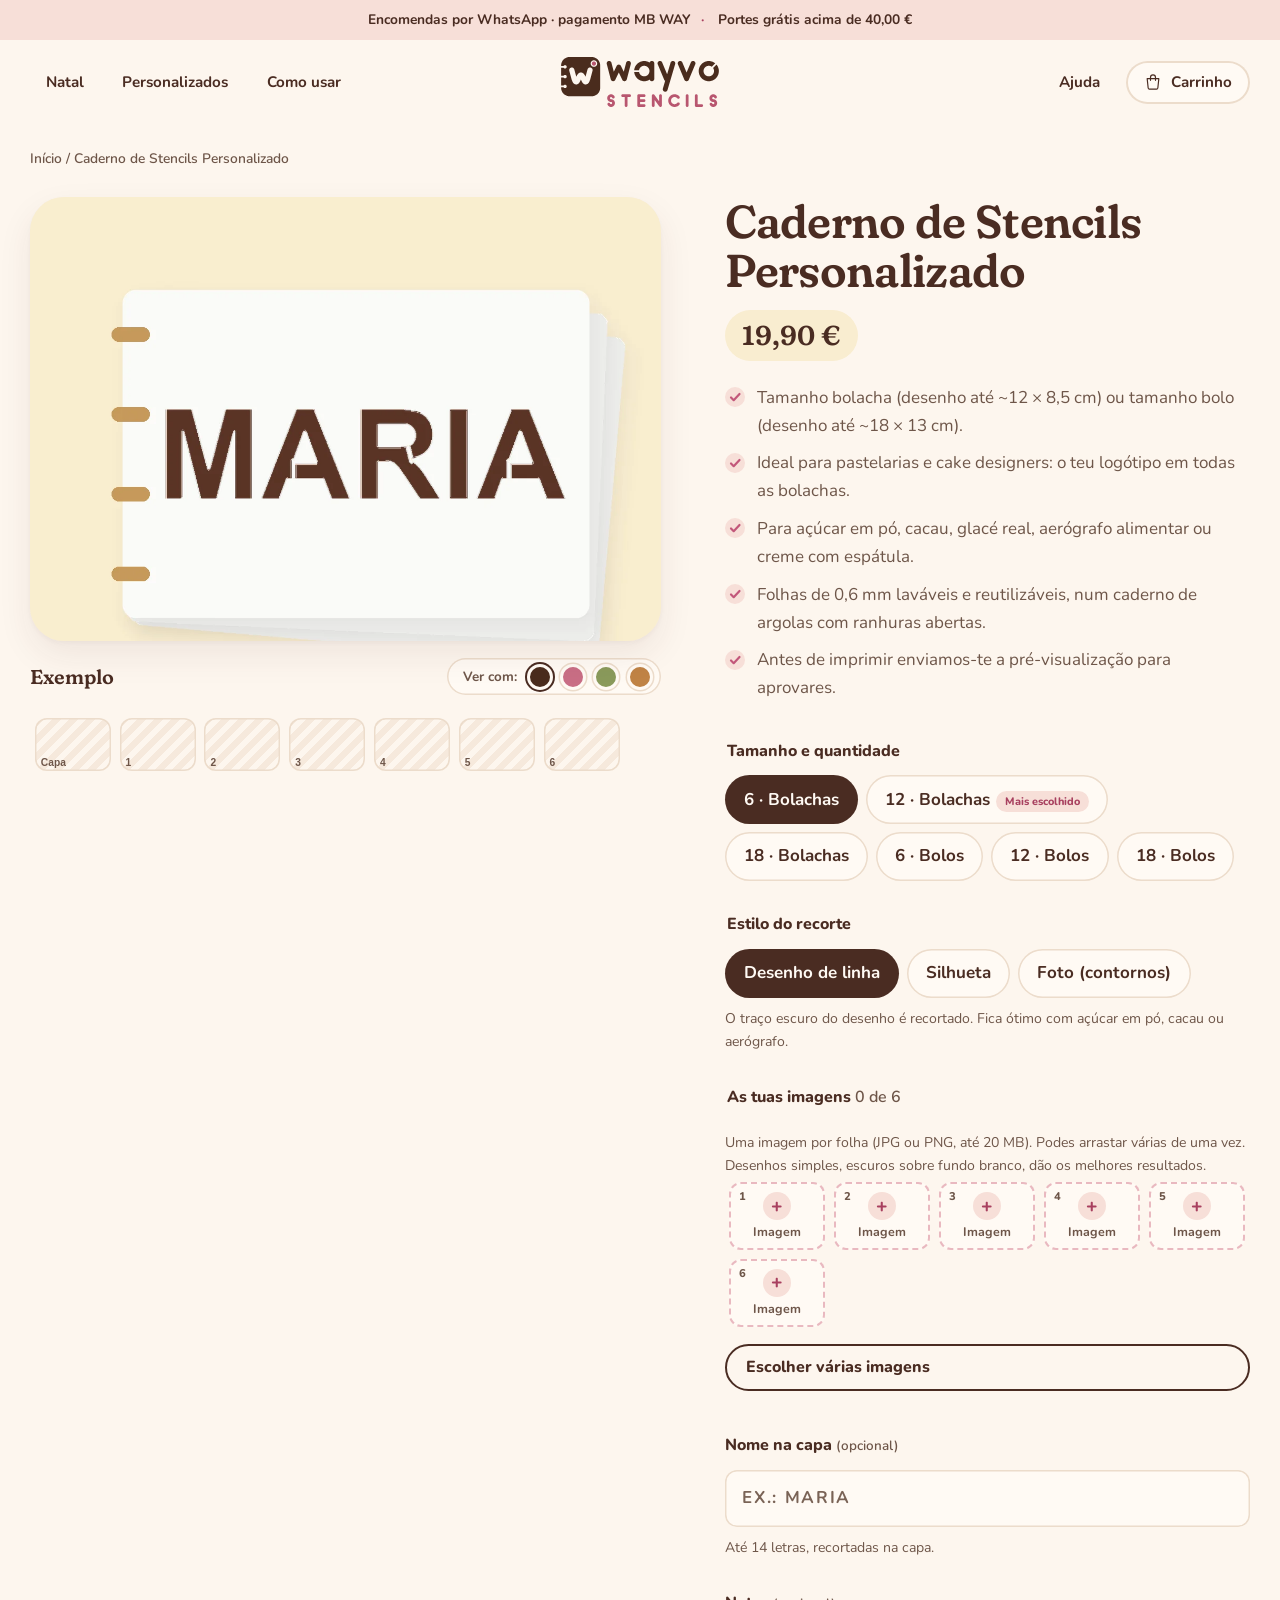
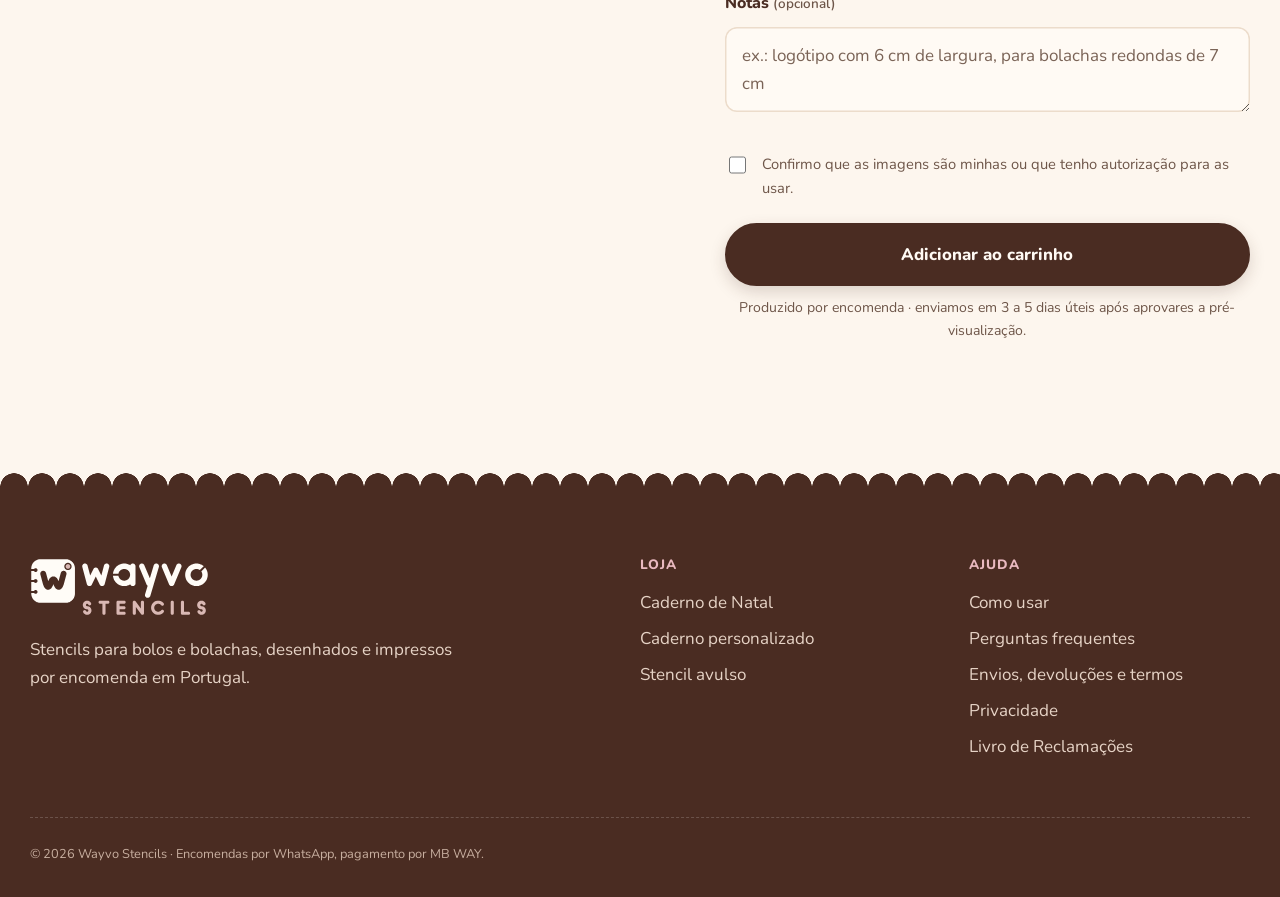
<file: produto/caderno-personalizado/index.html>
<!doctype html>
<html lang="pt-PT">
<head>
  <meta charset="utf-8">
  <meta name="viewport" content="width=device-width, initial-scale=1">
  <title>Caderno de Stencils Personalizado · Wayvo Stencils</title>
  <meta name="description" content="Os teus desenhos, logótipo ou nomes em stencils para bolos e bolachas. Desde 19,90 €.">
  <meta name="robots" content="index, follow">
  <link rel="canonical" href="https://www.wayvostencils.store/produto/caderno-personalizado/">
  <meta property="og:type" content="product">
  <meta property="og:site_name" content="Wayvo Stencils">
  <meta property="og:locale" content="pt_PT">
  <meta property="og:title" content="Caderno de Stencils Personalizado · Wayvo Stencils">
  <meta property="og:description" content="Os teus desenhos, logótipo ou nomes em stencils para bolos e bolachas. Desde 19,90 €.">
  <meta property="og:url" content="https://www.wayvostencils.store/produto/caderno-personalizado/">
  <meta property="og:image" content="https://www.wayvostencils.store/static/img/og.png">
  <meta property="og:image:width" content="1200">
  <meta property="og:image:height" content="630">
  <meta property="og:image:alt" content="Wayvo Stencils — stencils para bolos e bolachas">
  <meta name="twitter:card" content="summary_large_image">
  
<script type="application/ld+json">{"@context": "https://schema.org", "@type": "Product", "brand": {"@type": "Brand", "name": "Wayvo Stencils"}, "description": "Os teus desenhos, log\u00f3tipo ou nomes em stencils para bolos e bolachas.", "image": "https://www.wayvostencils.store/static/img/produto-caderno.webp", "name": "Caderno de Stencils Personalizado", "offers": {"@type": "AggregateOffer", "availability": "https://schema.org/PreOrder", "highPrice": "54.90", "lowPrice": "19.90", "offerCount": 6, "priceCurrency": "EUR", "url": "https://www.wayvostencils.store/produto/caderno-personalizado/"}}</script>

  <meta name="theme-color" content="#fdf6ee">
  <meta http-equiv="Content-Security-Policy" content="default-src 'self'; script-src 'self' 'unsafe-inline'; style-src 'self' 'unsafe-inline'; img-src 'self' data: blob:; font-src 'self'; connect-src 'self'; object-src 'none'; base-uri 'self'; form-action 'self'; frame-src 'none'; upgrade-insecure-requests">
  <meta name="referrer" content="strict-origin-when-cross-origin">
  <!-- Tipos de letra alojados no próprio site (sem pedidos a terceiros) -->
  <link rel="preload" href="/static/fonts/fraunces-normal-latin.woff2" as="font" type="font/woff2" crossorigin>
  <link rel="preload" href="/static/fonts/nunito-normal-latin.woff2" as="font" type="font/woff2" crossorigin>
  <link rel="stylesheet" href="/static/css/fontes.css?v=1795372669">
  <link rel="stylesheet" href="/static/css/loja.css?v=1795372669">
  <link rel="icon" type="image/png" sizes="32x32" href="/static/img/marca/favicon-32.png">
  <link rel="apple-touch-icon" href="/static/img/marca/favicon.png">
</head>
<body class="">
  <a class="saltar" href="#conteudo">Saltar para o conteúdo</a>
  <div class="anuncio">Encomendas por WhatsApp · pagamento MB WAY<span class="anuncio__extra"><span aria-hidden="true">·</span> Portes grátis acima de 40,00 €</span></div>
  <header class="topo">
    <div class="largura topo__in">
      <nav class="nav" aria-label="Principal">
        <a href="/produto/caderno-natal/">Natal</a>
        <a href="/produto/caderno-personalizado/">Personalizados</a>
        <a href="/#como-funciona">Como usar</a>
      </nav>
      <a class="logo" href="/" aria-label="Wayvo Stencils — início">
        <img src="/static/img/marca/logo.svg" alt="Wayvo Stencils" width="150" height="48">
      </a>
      <div class="topo__dir">
        <a class="nav-link" href="/#perguntas">Ajuda</a>
        <a class="carrinho-link" href="/carrinho/" aria-label="Carrinho">
          <svg viewBox="0 0 24 24" width="20" height="20" aria-hidden="true"><path fill="none" stroke="currentColor" stroke-width="1.4" stroke-linecap="round" stroke-linejoin="round" d="M5 8h14l-1.2 11.2a1.5 1.5 0 0 1-1.5 1.3H7.7a1.5 1.5 0 0 1-1.5-1.3L5 8Z"/><path fill="none" stroke="currentColor" stroke-width="1.4" stroke-linecap="round" d="M9 10V6.5a3 3 0 0 1 6 0V10"/></svg>
          <span>Carrinho</span>
          <span class="carrinho-n" data-carrinho-n hidden>0</span>
        </a>
      </div>
    </div>
  </header>

  <main id="conteudo">
<div class="largura produto" data-produto>
  <nav class="migalhas" aria-label="Estás em"><a href="/">Início</a> / <span>Caderno de Stencils Personalizado</span></nav>

  <div class="produto__grid">
    <!-- visualizador -->
    <div class="visor">
      <div class="visor__palco" data-palco style="--tinta: var(--chocolate)">
        <img class="visor__img" data-visor-img src="/static/img/produto-caderno.webp" alt="Caderno de Stencils Personalizado">
        <div class="visor__vazio" data-visor-vazio hidden>
          <p>Carrega uma imagem para veres aqui o teu stencil.</p>
        </div>
        <div class="visor__a-processar" data-visor-loading hidden><span class="roda"></span> A recortar…</div>
      </div>
      <div class="visor__barra">
        <span class="visor__legenda" data-visor-legenda>Exemplo</span>
        <div class="tintas" role="group" aria-label="Ver com cobertura">
          <span class="pequeno">Ver com:</span>
          <button type="button" class="tinta is-on" style="--c:var(--chocolate)" data-tinta="var(--chocolate)" title="Cacau / chocolate" aria-label="Cacau" aria-pressed="true"></button>
          <button type="button" class="tinta" style="--c:var(--morango)" data-tinta="var(--morango)" title="Glacé de morango" aria-label="Morango" aria-pressed="false"></button>
          <button type="button" class="tinta" style="--c:var(--pistacio)" data-tinta="var(--pistacio)" title="Pistácio" aria-label="Pistácio" aria-pressed="false"></button>
          <button type="button" class="tinta" style="--c:var(--caramelo)" data-tinta="var(--caramelo)" title="Caramelo / canela" aria-label="Caramelo" aria-pressed="false"></button>
        </div>
      </div>
      <div class="folhas" data-folhas aria-label="Folhas do teu caderno"></div>
      <p class="pequeno visor__info" data-visor-info aria-live="polite"></p>
    </div>

    <!-- formulário -->
    <form class="config" data-form novalidate>
      <h1>Caderno de Stencils Personalizado</h1>
      <p class="config__preco" data-preco>19,90 €</p>
      <ul class="lista-check"><li>Tamanho bolacha (desenho até ~12 × 8,5 cm) ou tamanho bolo (desenho até ~18 × 13 cm).</li><li>Ideal para pastelarias e cake designers: o teu logótipo em todas as bolachas.</li><li>Para açúcar em pó, cacau, glacé real, aerógrafo alimentar ou creme com espátula.</li><li>Folhas de 0,6 mm laváveis e reutilizáveis, num caderno de argolas com ranhuras abertas.</li><li>Antes de imprimir enviamos-te a pré-visualização para aprovares.</li></ul>

      <fieldset class="campo">
        <legend>Tamanho e quantidade</legend>
        <div class="pilulas">
          
          <label class="pilula">
            <input type="radio" name="variante" value="CAD-B06" checked>
            <span>6 · Bolachas</span>
          </label>
          
          <label class="pilula">
            <input type="radio" name="variante" value="CAD-B12" >
            <span>12 · Bolachas <em>Mais escolhido</em></span>
          </label>
          
          <label class="pilula">
            <input type="radio" name="variante" value="CAD-B18" >
            <span>18 · Bolachas</span>
          </label>
          
          <label class="pilula">
            <input type="radio" name="variante" value="CAD-06" >
            <span>6 · Bolos</span>
          </label>
          
          <label class="pilula">
            <input type="radio" name="variante" value="CAD-12" >
            <span>12 · Bolos</span>
          </label>
          
          <label class="pilula">
            <input type="radio" name="variante" value="CAD-18" >
            <span>18 · Bolos</span>
          </label>
          
        </div>
      </fieldset>

      <fieldset class="campo">
        <legend>Estilo do recorte</legend>
        <div class="pilulas">
          
          <label class="pilula"><input type="radio" name="modo" value="linha" checked><span>Desenho de linha</span></label>
          
          <label class="pilula"><input type="radio" name="modo" value="silhueta" ><span>Silhueta</span></label>
          
          <label class="pilula"><input type="radio" name="modo" value="contorno" ><span>Foto (contornos)</span></label>
          
        </div>
        <p class="ajuda" data-ajuda-modo></p>
      </fieldset>

      <fieldset class="campo">
        <legend>As tuas imagens <span class="contador" data-contador></span></legend>
        <p class="ajuda">Uma imagem por folha (JPG ou PNG, até 20 MB). Podes arrastar várias de uma vez. Desenhos simples, escuros sobre fundo branco, dão os melhores resultados.</p>
        <div class="uploads" data-uploads></div>
        <label class="botao botao--linha botao--pequeno varias">
          <input type="file" accept="image/*" multiple data-varias hidden>
          Escolher várias imagens
        </label>
      </fieldset>

      
      <div class="campo">
        <label for="capa">Nome na capa <span class="pequeno">(opcional)</span></label>
        <input id="capa" type="text" maxlength="14" autocomplete="off" placeholder="ex.: MARIA" data-capa>
        <p class="ajuda">Até 14 letras, recortadas na capa.</p>
      </div>
      

      <div class="campo">
        <label for="notas">Notas <span class="pequeno">(opcional)</span></label>
        <textarea id="notas" rows="2" maxlength="500" placeholder="ex.: logótipo com 6 cm de largura, para bolachas redondas de 7 cm" data-notas></textarea>
      </div>

      <label class="check">
        <input type="checkbox" data-direitos>
        <span>Confirmo que as imagens são minhas ou que tenho autorização para as usar.</span>
      </label>

      <p class="erro" data-erro role="alert" hidden></p>
      <button type="submit" class="botao botao--grande botao--largo" data-adicionar>Adicionar ao carrinho</button>
      <p class="ajuda centro">Produzido por encomenda · enviamos em 3 a 5 dias úteis após aprovares a pré-visualização.</p>
    </form>
  </div>
</div>

<script type="application/json" id="dados-produto">{"capa": true, "exemplo": "/static/img/produto-caderno.webp", "formato": "A6", "handle": "caderno-personalizado", "modos": {"contorno": "Foto (contornos)", "linha": "Desenho de linha", "silhueta": "Silhueta"}, "titulo": "Caderno de Stencils Personalizado", "variantes": [{"formato": "A6", "id": "CAD-B06", "preco": 19.9, "stencils": 6, "titulo": "6 \u00b7 Bolachas"}, {"destaque": "Mais escolhido", "formato": "A6", "id": "CAD-B12", "preco": 32.9, "stencils": 12, "titulo": "12 \u00b7 Bolachas"}, {"formato": "A6", "id": "CAD-B18", "preco": 44.9, "stencils": 18, "titulo": "18 \u00b7 Bolachas"}, {"formato": "A5", "id": "CAD-06", "preco": 24.9, "stencils": 6, "titulo": "6 \u00b7 Bolos"}, {"formato": "A5", "id": "CAD-12", "preco": 39.9, "stencils": 12, "titulo": "12 \u00b7 Bolos"}, {"formato": "A5", "id": "CAD-18", "preco": 54.9, "stencils": 18, "titulo": "18 \u00b7 Bolos"}]}</script>
</main>

  <footer class="rodape ondas ondas--so-topo">
    <div class="largura">
      <div class="rodape__grid">
        <div class="rodape__marca">
          <img class="rodape__logo" src="/static/img/marca/logo-branco.svg" alt="Wayvo Stencils" width="170" height="54">
          <p>Stencils para bolos e bolachas, desenhados e impressos por encomenda em Portugal.</p>
        </div>
        <div>
          <h2 class="rodape__titulo">Loja</h2>
          <ul>
            <li><a href="/produto/caderno-natal/">Caderno de Natal</a></li>
            <li><a href="/produto/caderno-personalizado/">Caderno personalizado</a></li>
            <li><a href="/produto/stencil-personalizado/">Stencil avulso</a></li>
          </ul>
        </div>
        <div>
          <h2 class="rodape__titulo">Ajuda</h2>
          <ul>
            <li><a href="/#como-funciona">Como usar</a></li>
            <li><a href="/#perguntas">Perguntas frequentes</a></li>
            <li><a href="/termos/">Envios, devoluções e termos</a></li>
            <li><a href="/privacidade/">Privacidade</a></li>
            <li><a href="https://www.livroreclamacoes.pt" target="_blank" rel="noopener">Livro de Reclamações</a></li>
            
            
          </ul>
        </div>
      </div>
      <p class="rodape__base">© 2026 Wayvo Stencils · Encomendas por WhatsApp, pagamento por MB WAY.</p>
    </div>
  </footer>

  <div class="aviso" role="status" aria-live="polite" data-aviso hidden></div>
  <script>
    window.BASE = "";
    window.LOJA_CFG = {"modo": "whatsapp", "nome": "Wayvo Stencils", "pagamento": "MB WAY", "whatsapp": ""};
  </script>
  <script src="/static/js/demo.js?v=1795372669"></script>
  <script src="/static/js/carrinho.js?v=1795372669"></script>
  <script src="/static/js/produto.js?v=1795372669"></script>
</body>
</html>
</file>
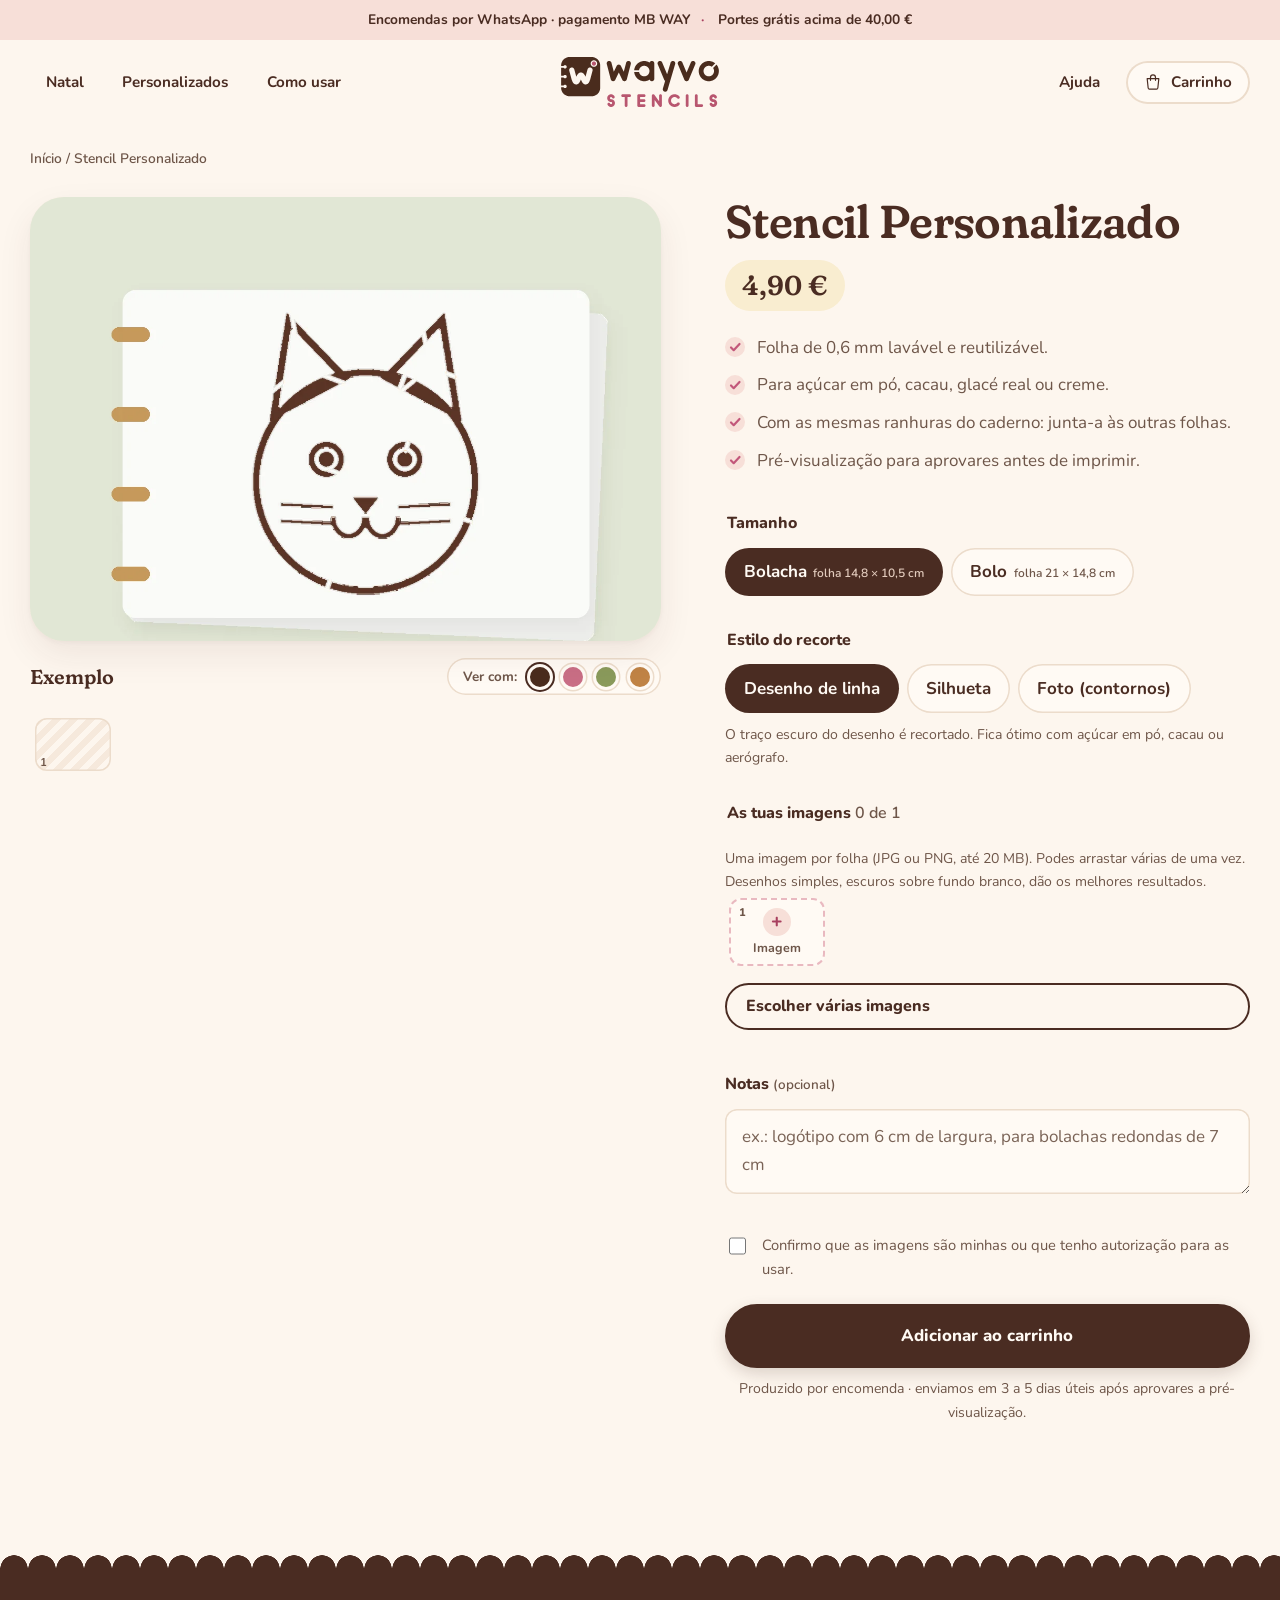
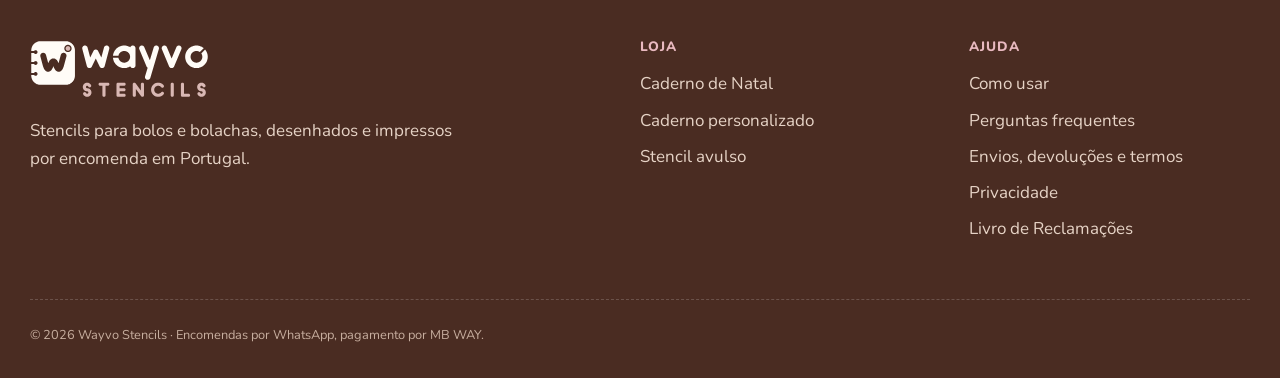
<file: produto/stencil-personalizado/index.html>
<!doctype html>
<html lang="pt-PT">
<head>
  <meta charset="utf-8">
  <meta name="viewport" content="width=device-width, initial-scale=1">
  <title>Stencil Personalizado · Wayvo Stencils</title>
  <meta name="description" content="Um stencil com o teu desenho ou logótipo, para bolos ou bolachas. Desde 4,90 €.">
  <meta name="robots" content="index, follow">
  <link rel="canonical" href="https://www.wayvostencils.store/produto/stencil-personalizado/">
  <meta property="og:type" content="product">
  <meta property="og:site_name" content="Wayvo Stencils">
  <meta property="og:locale" content="pt_PT">
  <meta property="og:title" content="Stencil Personalizado · Wayvo Stencils">
  <meta property="og:description" content="Um stencil com o teu desenho ou logótipo, para bolos ou bolachas. Desde 4,90 €.">
  <meta property="og:url" content="https://www.wayvostencils.store/produto/stencil-personalizado/">
  <meta property="og:image" content="https://www.wayvostencils.store/static/img/og.png">
  <meta property="og:image:width" content="1200">
  <meta property="og:image:height" content="630">
  <meta property="og:image:alt" content="Wayvo Stencils — stencils para bolos e bolachas">
  <meta name="twitter:card" content="summary_large_image">
  
<script type="application/ld+json">{"@context": "https://schema.org", "@type": "Product", "brand": {"@type": "Brand", "name": "Wayvo Stencils"}, "description": "Um stencil com o teu desenho ou log\u00f3tipo, para bolos ou bolachas.", "image": "https://www.wayvostencils.store/static/img/produto-avulso.webp", "name": "Stencil Personalizado", "offers": {"@type": "AggregateOffer", "availability": "https://schema.org/PreOrder", "highPrice": "6.90", "lowPrice": "4.90", "offerCount": 2, "priceCurrency": "EUR", "url": "https://www.wayvostencils.store/produto/stencil-personalizado/"}}</script>

  <meta name="theme-color" content="#fdf6ee">
  <meta http-equiv="Content-Security-Policy" content="default-src 'self'; script-src 'self' 'unsafe-inline'; style-src 'self' 'unsafe-inline'; img-src 'self' data: blob:; font-src 'self'; connect-src 'self'; object-src 'none'; base-uri 'self'; form-action 'self'; frame-src 'none'; upgrade-insecure-requests">
  <meta name="referrer" content="strict-origin-when-cross-origin">
  <!-- Tipos de letra alojados no próprio site (sem pedidos a terceiros) -->
  <link rel="preload" href="/static/fonts/fraunces-normal-latin.woff2" as="font" type="font/woff2" crossorigin>
  <link rel="preload" href="/static/fonts/nunito-normal-latin.woff2" as="font" type="font/woff2" crossorigin>
  <link rel="stylesheet" href="/static/css/fontes.css?v=1795372669">
  <link rel="stylesheet" href="/static/css/loja.css?v=1795372669">
  <link rel="icon" type="image/png" sizes="32x32" href="/static/img/marca/favicon-32.png">
  <link rel="apple-touch-icon" href="/static/img/marca/favicon.png">
</head>
<body class="">
  <a class="saltar" href="#conteudo">Saltar para o conteúdo</a>
  <div class="anuncio">Encomendas por WhatsApp · pagamento MB WAY<span class="anuncio__extra"><span aria-hidden="true">·</span> Portes grátis acima de 40,00 €</span></div>
  <header class="topo">
    <div class="largura topo__in">
      <nav class="nav" aria-label="Principal">
        <a href="/produto/caderno-natal/">Natal</a>
        <a href="/produto/caderno-personalizado/">Personalizados</a>
        <a href="/#como-funciona">Como usar</a>
      </nav>
      <a class="logo" href="/" aria-label="Wayvo Stencils — início">
        <img src="/static/img/marca/logo.svg" alt="Wayvo Stencils" width="150" height="48">
      </a>
      <div class="topo__dir">
        <a class="nav-link" href="/#perguntas">Ajuda</a>
        <a class="carrinho-link" href="/carrinho/" aria-label="Carrinho">
          <svg viewBox="0 0 24 24" width="20" height="20" aria-hidden="true"><path fill="none" stroke="currentColor" stroke-width="1.4" stroke-linecap="round" stroke-linejoin="round" d="M5 8h14l-1.2 11.2a1.5 1.5 0 0 1-1.5 1.3H7.7a1.5 1.5 0 0 1-1.5-1.3L5 8Z"/><path fill="none" stroke="currentColor" stroke-width="1.4" stroke-linecap="round" d="M9 10V6.5a3 3 0 0 1 6 0V10"/></svg>
          <span>Carrinho</span>
          <span class="carrinho-n" data-carrinho-n hidden>0</span>
        </a>
      </div>
    </div>
  </header>

  <main id="conteudo">
<div class="largura produto" data-produto>
  <nav class="migalhas" aria-label="Estás em"><a href="/">Início</a> / <span>Stencil Personalizado</span></nav>

  <div class="produto__grid">
    <!-- visualizador -->
    <div class="visor">
      <div class="visor__palco" data-palco style="--tinta: var(--chocolate)">
        <img class="visor__img" data-visor-img src="/static/img/produto-avulso.webp" alt="Stencil Personalizado">
        <div class="visor__vazio" data-visor-vazio hidden>
          <p>Carrega uma imagem para veres aqui o teu stencil.</p>
        </div>
        <div class="visor__a-processar" data-visor-loading hidden><span class="roda"></span> A recortar…</div>
      </div>
      <div class="visor__barra">
        <span class="visor__legenda" data-visor-legenda>Exemplo</span>
        <div class="tintas" role="group" aria-label="Ver com cobertura">
          <span class="pequeno">Ver com:</span>
          <button type="button" class="tinta is-on" style="--c:var(--chocolate)" data-tinta="var(--chocolate)" title="Cacau / chocolate" aria-label="Cacau" aria-pressed="true"></button>
          <button type="button" class="tinta" style="--c:var(--morango)" data-tinta="var(--morango)" title="Glacé de morango" aria-label="Morango" aria-pressed="false"></button>
          <button type="button" class="tinta" style="--c:var(--pistacio)" data-tinta="var(--pistacio)" title="Pistácio" aria-label="Pistácio" aria-pressed="false"></button>
          <button type="button" class="tinta" style="--c:var(--caramelo)" data-tinta="var(--caramelo)" title="Caramelo / canela" aria-label="Caramelo" aria-pressed="false"></button>
        </div>
      </div>
      <div class="folhas" data-folhas aria-label="Folhas do teu caderno"></div>
      <p class="pequeno visor__info" data-visor-info aria-live="polite"></p>
    </div>

    <!-- formulário -->
    <form class="config" data-form novalidate>
      <h1>Stencil Personalizado</h1>
      <p class="config__preco" data-preco>4,90 €</p>
      <ul class="lista-check"><li>Folha de 0,6 mm lavável e reutilizável.</li><li>Para açúcar em pó, cacau, glacé real ou creme.</li><li>Com as mesmas ranhuras do caderno: junta-a às outras folhas.</li><li>Pré-visualização para aprovares antes de imprimir.</li></ul>

      <fieldset class="campo">
        <legend>Tamanho</legend>
        <div class="pilulas">
          
          <label class="pilula">
            <input type="radio" name="variante" value="STN-A6" checked>
            <span>Bolacha <small>folha 14,8 × 10,5 cm</small></span>
          </label>
          
          <label class="pilula">
            <input type="radio" name="variante" value="STN-A5" >
            <span>Bolo <small>folha 21 × 14,8 cm</small></span>
          </label>
          
        </div>
      </fieldset>

      <fieldset class="campo">
        <legend>Estilo do recorte</legend>
        <div class="pilulas">
          
          <label class="pilula"><input type="radio" name="modo" value="linha" checked><span>Desenho de linha</span></label>
          
          <label class="pilula"><input type="radio" name="modo" value="silhueta" ><span>Silhueta</span></label>
          
          <label class="pilula"><input type="radio" name="modo" value="contorno" ><span>Foto (contornos)</span></label>
          
        </div>
        <p class="ajuda" data-ajuda-modo></p>
      </fieldset>

      <fieldset class="campo">
        <legend>As tuas imagens <span class="contador" data-contador></span></legend>
        <p class="ajuda">Uma imagem por folha (JPG ou PNG, até 20 MB). Podes arrastar várias de uma vez. Desenhos simples, escuros sobre fundo branco, dão os melhores resultados.</p>
        <div class="uploads" data-uploads></div>
        <label class="botao botao--linha botao--pequeno varias">
          <input type="file" accept="image/*" multiple data-varias hidden>
          Escolher várias imagens
        </label>
      </fieldset>

      

      <div class="campo">
        <label for="notas">Notas <span class="pequeno">(opcional)</span></label>
        <textarea id="notas" rows="2" maxlength="500" placeholder="ex.: logótipo com 6 cm de largura, para bolachas redondas de 7 cm" data-notas></textarea>
      </div>

      <label class="check">
        <input type="checkbox" data-direitos>
        <span>Confirmo que as imagens são minhas ou que tenho autorização para as usar.</span>
      </label>

      <p class="erro" data-erro role="alert" hidden></p>
      <button type="submit" class="botao botao--grande botao--largo" data-adicionar>Adicionar ao carrinho</button>
      <p class="ajuda centro">Produzido por encomenda · enviamos em 3 a 5 dias úteis após aprovares a pré-visualização.</p>
    </form>
  </div>
</div>

<script type="application/json" id="dados-produto">{"capa": false, "exemplo": "/static/img/produto-avulso.webp", "formato": "A6", "handle": "stencil-personalizado", "modos": {"contorno": "Foto (contornos)", "linha": "Desenho de linha", "silhueta": "Silhueta"}, "titulo": "Stencil Personalizado", "variantes": [{"formato": "A6", "id": "STN-A6", "preco": 4.9, "stencils": 1, "subtitulo": "folha 14,8 \u00d7 10,5 cm", "titulo": "Bolacha"}, {"formato": "A5", "id": "STN-A5", "preco": 6.9, "stencils": 1, "subtitulo": "folha 21 \u00d7 14,8 cm", "titulo": "Bolo"}]}</script>
</main>

  <footer class="rodape ondas ondas--so-topo">
    <div class="largura">
      <div class="rodape__grid">
        <div class="rodape__marca">
          <img class="rodape__logo" src="/static/img/marca/logo-branco.svg" alt="Wayvo Stencils" width="170" height="54">
          <p>Stencils para bolos e bolachas, desenhados e impressos por encomenda em Portugal.</p>
        </div>
        <div>
          <h2 class="rodape__titulo">Loja</h2>
          <ul>
            <li><a href="/produto/caderno-natal/">Caderno de Natal</a></li>
            <li><a href="/produto/caderno-personalizado/">Caderno personalizado</a></li>
            <li><a href="/produto/stencil-personalizado/">Stencil avulso</a></li>
          </ul>
        </div>
        <div>
          <h2 class="rodape__titulo">Ajuda</h2>
          <ul>
            <li><a href="/#como-funciona">Como usar</a></li>
            <li><a href="/#perguntas">Perguntas frequentes</a></li>
            <li><a href="/termos/">Envios, devoluções e termos</a></li>
            <li><a href="/privacidade/">Privacidade</a></li>
            <li><a href="https://www.livroreclamacoes.pt" target="_blank" rel="noopener">Livro de Reclamações</a></li>
            
            
          </ul>
        </div>
      </div>
      <p class="rodape__base">© 2026 Wayvo Stencils · Encomendas por WhatsApp, pagamento por MB WAY.</p>
    </div>
  </footer>

  <div class="aviso" role="status" aria-live="polite" data-aviso hidden></div>
  <script>
    window.BASE = "";
    window.LOJA_CFG = {"modo": "whatsapp", "nome": "Wayvo Stencils", "pagamento": "MB WAY", "whatsapp": ""};
  </script>
  <script src="/static/js/demo.js?v=1795372669"></script>
  <script src="/static/js/carrinho.js?v=1795372669"></script>
  <script src="/static/js/produto.js?v=1795372669"></script>
</body>
</html>
</file>
<file: static/css/fontes.css>
/* Fraunces e Nunito (SIL Open Font License), alojadas no próprio site — sem pedidos ao Google. */
/* latin-ext */
@font-face {
  font-family: 'Fraunces';
  font-style: italic;
  font-weight: 400 600;
  font-display: swap;
  src: url(../fonts/fraunces-italic-latin-ext.woff2) format('woff2');
  unicode-range: U+0100-02BA, U+02BD-02C5, U+02C7-02CC, U+02CE-02D7, U+02DD-02FF, U+0304, U+0308, U+0329, U+1D00-1DBF, U+1E00-1E9F, U+1EF2-1EFF, U+2020, U+20A0-20AB, U+20AD-20C4, U+2113, U+2C60-2C7F, U+A720-A7FF;
}
/* latin */
@font-face {
  font-family: 'Fraunces';
  font-style: italic;
  font-weight: 400 600;
  font-display: swap;
  src: url(../fonts/fraunces-italic-latin.woff2) format('woff2');
  unicode-range: U+0000-00FF, U+0131, U+0152-0153, U+02BB-02BC, U+02C6, U+02DA, U+02DC, U+0304, U+0308, U+0329, U+2000-206F, U+20AC, U+2122, U+2191, U+2193, U+2212, U+2215, U+FEFF, U+FFFD;
}
/* latin-ext */
@font-face {
  font-family: 'Fraunces';
  font-style: normal;
  font-weight: 500 700;
  font-display: swap;
  src: url(../fonts/fraunces-normal-latin-ext.woff2) format('woff2');
  unicode-range: U+0100-02BA, U+02BD-02C5, U+02C7-02CC, U+02CE-02D7, U+02DD-02FF, U+0304, U+0308, U+0329, U+1D00-1DBF, U+1E00-1E9F, U+1EF2-1EFF, U+2020, U+20A0-20AB, U+20AD-20C4, U+2113, U+2C60-2C7F, U+A720-A7FF;
}
/* latin */
@font-face {
  font-family: 'Fraunces';
  font-style: normal;
  font-weight: 500 700;
  font-display: swap;
  src: url(../fonts/fraunces-normal-latin.woff2) format('woff2');
  unicode-range: U+0000-00FF, U+0131, U+0152-0153, U+02BB-02BC, U+02C6, U+02DA, U+02DC, U+0304, U+0308, U+0329, U+2000-206F, U+20AC, U+2122, U+2191, U+2193, U+2212, U+2215, U+FEFF, U+FFFD;
}
/* latin-ext */
@font-face {
  font-family: 'Nunito';
  font-style: normal;
  font-weight: 400;
  font-display: swap;
  src: url(../fonts/nunito-normal-latin-ext.woff2) format('woff2');
  unicode-range: U+0100-02BA, U+02BD-02C5, U+02C7-02CC, U+02CE-02D7, U+02DD-02FF, U+0304, U+0308, U+0329, U+1D00-1DBF, U+1E00-1E9F, U+1EF2-1EFF, U+2020, U+20A0-20AB, U+20AD-20C4, U+2113, U+2C60-2C7F, U+A720-A7FF;
}
/* latin */
@font-face {
  font-family: 'Nunito';
  font-style: normal;
  font-weight: 400;
  font-display: swap;
  src: url(../fonts/nunito-normal-latin.woff2) format('woff2');
  unicode-range: U+0000-00FF, U+0131, U+0152-0153, U+02BB-02BC, U+02C6, U+02DA, U+02DC, U+0304, U+0308, U+0329, U+2000-206F, U+20AC, U+2122, U+2191, U+2193, U+2212, U+2215, U+FEFF, U+FFFD;
}
/* latin-ext */
@font-face {
  font-family: 'Nunito';
  font-style: normal;
  font-weight: 600;
  font-display: swap;
  src: url(../fonts/nunito-normal-latin-ext.woff2) format('woff2');
  unicode-range: U+0100-02BA, U+02BD-02C5, U+02C7-02CC, U+02CE-02D7, U+02DD-02FF, U+0304, U+0308, U+0329, U+1D00-1DBF, U+1E00-1E9F, U+1EF2-1EFF, U+2020, U+20A0-20AB, U+20AD-20C4, U+2113, U+2C60-2C7F, U+A720-A7FF;
}
/* latin */
@font-face {
  font-family: 'Nunito';
  font-style: normal;
  font-weight: 600;
  font-display: swap;
  src: url(../fonts/nunito-normal-latin.woff2) format('woff2');
  unicode-range: U+0000-00FF, U+0131, U+0152-0153, U+02BB-02BC, U+02C6, U+02DA, U+02DC, U+0304, U+0308, U+0329, U+2000-206F, U+20AC, U+2122, U+2191, U+2193, U+2212, U+2215, U+FEFF, U+FFFD;
}
/* latin-ext */
@font-face {
  font-family: 'Nunito';
  font-style: normal;
  font-weight: 700;
  font-display: swap;
  src: url(../fonts/nunito-normal-latin-ext.woff2) format('woff2');
  unicode-range: U+0100-02BA, U+02BD-02C5, U+02C7-02CC, U+02CE-02D7, U+02DD-02FF, U+0304, U+0308, U+0329, U+1D00-1DBF, U+1E00-1E9F, U+1EF2-1EFF, U+2020, U+20A0-20AB, U+20AD-20C4, U+2113, U+2C60-2C7F, U+A720-A7FF;
}
/* latin */
@font-face {
  font-family: 'Nunito';
  font-style: normal;
  font-weight: 700;
  font-display: swap;
  src: url(../fonts/nunito-normal-latin.woff2) format('woff2');
  unicode-range: U+0000-00FF, U+0131, U+0152-0153, U+02BB-02BC, U+02C6, U+02DA, U+02DC, U+0304, U+0308, U+0329, U+2000-206F, U+20AC, U+2122, U+2191, U+2193, U+2212, U+2215, U+FEFF, U+FFFD;
}
/* latin-ext */
@font-face {
  font-family: 'Nunito';
  font-style: normal;
  font-weight: 800;
  font-display: swap;
  src: url(../fonts/nunito-normal-latin-ext.woff2) format('woff2');
  unicode-range: U+0100-02BA, U+02BD-02C5, U+02C7-02CC, U+02CE-02D7, U+02DD-02FF, U+0304, U+0308, U+0329, U+1D00-1DBF, U+1E00-1E9F, U+1EF2-1EFF, U+2020, U+20A0-20AB, U+20AD-20C4, U+2113, U+2C60-2C7F, U+A720-A7FF;
}
/* latin */
@font-face {
  font-family: 'Nunito';
  font-style: normal;
  font-weight: 800;
  font-display: swap;
  src: url(../fonts/nunito-normal-latin.woff2) format('woff2');
  unicode-range: U+0000-00FF, U+0131, U+0152-0153, U+02BB-02BC, U+02C6, U+02DA, U+02DC, U+0304, U+0308, U+0329, U+2000-206F, U+20AC, U+2122, U+2191, U+2193, U+2212, U+2215, U+FEFF, U+FFFD;
}
</file>
<file: static/css/loja.css>
/* =====================================================================
   Wayvo Stencils — folha de estilos
   Direção: pastelaria acolhedora. Creme, rosa, manteiga e cacau;
   letras arredondadas, cantos redondos, bordas onduladas (como uma
   toalhinha de bolo) e alguns confeitos. Elegante, mas quente.
   ===================================================================== */
:root {
  /* cores */
  --creme: #fdf6ee;
  --marfim: #fffaf4;
  --areia: #f6e9dc;
  --blush: #f7dfd8;
  --manteiga: #f9edd0;
  --salvia: #e1e7d5;
  --linha: #ecdccb;
  --cacau: #4a2c22;
  --texto: #4a2c22;
  --suave: #6e5649;          /* escurecido para contraste WCAG AA */
  --rosa: #a8405f;           /* escurecido para contraste WCAG AA */
  --rosa-velho: #e9b9c0;
  --dourado: #c69a5b;
  /* aliases antigos (usados no JS/HTML) */
  --papel: var(--creme);
  --cartao: var(--marfim);
  --tinta-azul: var(--cacau);
  --tinta: var(--cacau);
  --tomate: var(--rosa);
  --pinho: #7f8a62;
  /* coberturas (visor) */
  --chocolate: #4a2c1d;
  --morango: #c96e85;
  --pistacio: #8a9a5b;
  --caramelo: #c08345;

  --r-s: 12px;
  --r: 22px;
  --r-l: 34px;
  --sombra: 0 2px 4px rgba(74, 44, 34, .04), 0 14px 34px rgba(74, 44, 34, .08);
  --serif: "Fraunces", "Cooper Std", Georgia, "Times New Roman", serif;
  --sans: "Nunito", "Segoe UI", system-ui, -apple-system, Arial, sans-serif;
  --ease: cubic-bezier(.2, .7, .2, 1);
  /* confeitos (fundo decorativo) */
  --confeitos: url("data:image/svg+xml,%3Csvg xmlns='http://www.w3.org/2000/svg' width='260' height='260'%3E%3Cg stroke-linecap='round' stroke-width='7'%3E%3Cpath d='M30 40l14 8' stroke='%23e9b9c0'/%3E%3Cpath d='M190 30l6 15' stroke='%23f2d68f'/%3E%3Cpath d='M120 90l16-4' stroke='%23cfdcbc'/%3E%3Cpath d='M60 170l4 15' stroke='%23f2d68f'/%3E%3Cpath d='M220 150l-13 9' stroke='%23e9b9c0'/%3E%3Cpath d='M150 220l15 5' stroke='%23cfdcbc'/%3E%3C/g%3E%3Cg fill='%23e9b9c0'%3E%3Ccircle cx='95' cy='30' r='4'/%3E%3Ccircle cx='240' cy='90' r='3.5'/%3E%3Ccircle cx='20' cy='120' r='3'/%3E%3Ccircle cx='110' cy='245' r='4'/%3E%3C/g%3E%3C/svg%3E");
}

* { box-sizing: border-box; }
html { scroll-behavior: smooth; }
body { margin: 0; font-family: var(--sans); font-size: 17px; line-height: 1.65; color: var(--texto); background: var(--creme); -webkit-font-smoothing: antialiased; }
img { max-width: 100%; height: auto; display: block; }
a { color: inherit; }
::selection { background: var(--rosa-velho); }
:focus-visible { outline: 3px solid var(--rosa); outline-offset: 3px; }

h1, h2, h3 { font-family: var(--serif); font-weight: 600; font-variation-settings: "SOFT" 100, "WONK" 0; line-height: 1.08; letter-spacing: -.015em; margin: 0 0 .5em; color: var(--cacau); }
h1 { font-size: clamp(2.6rem, 5.4vw, 4.5rem); }
h2 { font-size: clamp(2rem, 3.6vw, 3rem); }
h3 { font-size: 1.4rem; }
h1 em, h2 em { font-style: italic; font-weight: 500; color: var(--rosa); }
/* sublinhado ondulado, como glacé */
h1 em { background: url("data:image/svg+xml,%3Csvg xmlns='http://www.w3.org/2000/svg' width='40' height='10' viewBox='0 0 40 10'%3E%3Cpath d='M0 5 Q10 0 20 5 T40 5' fill='none' stroke='%23e9b9c0' stroke-width='3' stroke-linecap='round'/%3E%3C/svg%3E") repeat-x 0 100% / 30px 9px; padding-bottom: .12em; }
p { margin: 0 0 1em; }

.largura { width: min(1220px, 100% - 3rem); margin-inline: auto; }
.estreito { max-width: 840px; }
.centro { text-align: center; }
.pequeno { font-size: .84rem; color: var(--suave); }
.saltar { position: absolute; left: -999px; }
.saltar:focus { left: 1rem; top: 1rem; z-index: 99; background: #fff; padding: .5rem 1rem; border-radius: var(--r-s); }

/* rótulo pequeno */
.etiqueta { display: inline-block; font-size: .78rem; font-weight: 800; letter-spacing: .12em; text-transform: uppercase; color: var(--rosa); background: var(--blush); border-radius: 999px; padding: .35rem .95rem; margin-bottom: 1.2rem; }
.secao--blush .etiqueta { background: var(--marfim); }

/* ------------------------------------------------------------------ botões */
.botao { display: inline-flex; align-items: center; justify-content: center; gap: .6rem; min-height: 52px; padding: .8rem 1.9rem; border-radius: 999px; border: 2px solid var(--cacau); background: var(--cacau); color: var(--marfim); font: inherit; font-size: 1rem; font-weight: 800; text-decoration: none; cursor: pointer; transition: transform .25s var(--ease), background .25s var(--ease), color .25s var(--ease), box-shadow .25s var(--ease); box-shadow: 0 6px 16px rgba(74, 44, 34, .18); }
.botao:hover { transform: translateY(-2px); background: #3a2119; box-shadow: 0 10px 22px rgba(74, 44, 34, .22); }
.botao:disabled { opacity: .5; cursor: wait; transform: none; }
.botao--grande { min-height: 58px; padding: 1rem 2.3rem; font-size: 1.05rem; }
.botao--pequeno { min-height: 42px; padding: .5rem 1.2rem; font-size: .9rem; }
.botao--largo { width: 100%; }
.botao--linha { background: transparent; color: var(--cacau); box-shadow: none; }
.botao--linha:hover { background: var(--marfim); box-shadow: none; }
.link { background: none; border: 0; padding: 0; color: var(--suave); font: inherit; font-size: .88rem; text-decoration: underline; text-underline-offset: 3px; cursor: pointer; }
.link:hover { color: var(--rosa); }

/* ------------------------------------------------------------------ bordas onduladas (toalhinha) */
.ondas { position: relative; }
.ondas::before, .ondas::after { content: ""; position: absolute; left: 0; right: 0; height: 14px; pointer-events: none; background-repeat: repeat-x; background-size: 28px 14px; }
.ondas::before { top: -13px; background-image: radial-gradient(circle at 14px 14px, var(--onda) 13.5px, transparent 14px); }
.ondas::after { bottom: -13px; background-image: radial-gradient(circle at 14px 0, var(--onda) 13.5px, transparent 14px); z-index: 1; }
.ondas--so-topo::after { display: none; }

/* ------------------------------------------------------------------ topo */
.anuncio { background: var(--blush); color: var(--cacau); text-align: center; font-size: .86rem; font-weight: 700; padding: .55rem 1rem; }
.anuncio__extra > span { margin: 0 .6rem; color: var(--rosa); }
@media (max-width: 600px) { .anuncio__extra { display: none; } }
.topo { position: sticky; top: 0; z-index: 20; background: rgba(253, 246, 238, .93); backdrop-filter: blur(10px); }
.topo__in { display: grid; grid-template-columns: 1fr auto 1fr; align-items: center; height: 84px; }
.logo { display: flex; justify-content: center; text-decoration: none; transition: transform .3s var(--ease); }
.logo:hover { transform: rotate(-2deg) scale(1.02); }
.logo img { height: 52px; width: auto; }
.nav { display: flex; gap: .4rem; }
.nav a, .nav-link { text-decoration: none; font-size: .95rem; font-weight: 700; padding: .5rem 1rem; border-radius: 999px; transition: background .2s; }
.nav a:hover, .nav-link:hover { background: var(--blush); }
.topo__dir { display: flex; justify-content: flex-end; align-items: center; gap: .6rem; }
.carrinho-link { position: relative; display: flex; align-items: center; gap: .5rem; text-decoration: none; font-size: .95rem; font-weight: 700; padding: .55rem 1.1rem; border-radius: 999px; background: var(--marfim); box-shadow: inset 0 0 0 2px var(--linha); transition: box-shadow .2s; }
.carrinho-link:hover { box-shadow: inset 0 0 0 2px var(--rosa-velho); }
.carrinho-n { position: absolute; top: -6px; right: -4px; min-width: 21px; height: 21px; padding: 0 5px; border-radius: 11px; background: var(--rosa); color: #fff; font-size: .72rem; font-weight: 800; display: grid; place-items: center; border: 2px solid var(--creme); }
.carrinho-n[hidden] { display: none; }
@media (max-width: 860px) {
  .topo__in { grid-template-columns: auto 1fr; height: 70px; }
  .nav, .nav-link { display: none; }
  .logo { justify-content: flex-start; }
  .logo img { height: 42px; }
  .carrinho-link span:not(.carrinho-n) { display: none; }
  .carrinho-link { padding: .6rem; }
}

/* ------------------------------------------------------------------ rodapé */
.rodape { --onda: var(--cacau); margin-top: 6rem; background: var(--cacau); color: #e6d3c6; padding: 4.5rem 0 2rem; }
.rodape__grid { display: grid; grid-template-columns: 2fr 1fr 1fr; gap: 3rem; padding-bottom: 3rem; border-bottom: 1px dashed rgba(255, 255, 255, .18); }
.rodape__logo { height: 58px; width: auto; margin-bottom: 1.2rem; }
.rodape__marca p { max-width: 26em; }
.rodape__titulo { font-family: var(--sans); font-size: .85rem; font-weight: 800; letter-spacing: .08em; text-transform: uppercase; color: var(--rosa-velho); margin-bottom: 1rem; }
.rodape ul { list-style: none; margin: 0; padding: 0; }
.rodape li { margin-bottom: .5rem; }
.rodape a { text-decoration: none; }
.rodape a:hover { color: #fff; text-decoration: underline wavy var(--rosa-velho); text-underline-offset: 4px; }
.rodape__base { font-size: .8rem; color: #c7ae9f; margin: 1.6rem 0 0; }
@media (max-width: 760px) { .rodape__grid { grid-template-columns: 1fr; gap: 2rem; } }

/* ------------------------------------------------------------------ início */
.hero { position: relative; padding: 3.5rem 0 5rem; overflow: hidden; }
.hero::before { content: ""; position: absolute; inset: 0; background: var(--confeitos) 0 0 / 260px 260px; opacity: .55; pointer-events: none; -webkit-mask-image: linear-gradient(90deg, transparent 0%, #000 55%); mask-image: linear-gradient(90deg, transparent 0%, #000 55%); }
.hero__in { position: relative; display: grid; grid-template-columns: 1fr 1.1fr; gap: 4.5rem; align-items: center; }
.hero__lead { font-size: 1.15rem; color: var(--suave); max-width: 31em; margin-bottom: 2.2rem; }
.hero__acoes { display: flex; gap: .9rem; flex-wrap: wrap; margin-bottom: 2.6rem; }
.hero__img { position: relative; isolation: isolate; }
.hero__img img { border-radius: var(--r-l); box-shadow: var(--sombra); }
.hero__img::before { content: ""; position: absolute; width: 78%; aspect-ratio: 1; border-radius: 50%; background: var(--manteiga); right: -9%; top: -14%; z-index: -1; }
.hero__img::after { content: ""; position: absolute; width: 34%; aspect-ratio: 1; border-radius: 50%; background: var(--blush); left: -7%; bottom: -10%; z-index: -1; }
.selos { list-style: none; padding: 0; margin: 0; display: flex; flex-wrap: wrap; gap: .5rem; font-size: .9rem; font-weight: 700; }
.selos li { display: flex; align-items: center; gap: .5rem; background: var(--marfim); border-radius: 999px; padding: .45rem 1rem .45rem .6rem; box-shadow: inset 0 0 0 1.5px var(--linha); }
.selos li::before { content: ""; width: 18px; height: 18px; border-radius: 50%; background: var(--salvia) url("data:image/svg+xml,%3Csvg xmlns='http://www.w3.org/2000/svg' viewBox='0 0 18 18'%3E%3Cpath d='M5 9.5l2.5 2.5L13 6.5' fill='none' stroke='%234a2c22' stroke-width='2' stroke-linecap='round' stroke-linejoin='round'/%3E%3C/svg%3E") center / 18px; }
@media (max-width: 960px) {
  .hero { padding-top: 2rem; }
  .hero__in { grid-template-columns: 1fr; gap: 3rem; }
  .hero__img { order: -1; }
  .hero::before { -webkit-mask-image: none; mask-image: none; opacity: .35; }
}

.secao { padding: 5.5rem 0; }
.secao__cabeca { display: flex; justify-content: space-between; align-items: end; gap: 2rem; margin-bottom: 3rem; flex-wrap: wrap; }
.secao__cabeca h2 { margin: 0; }
.secao__cabeca p { max-width: 30em; color: var(--suave); margin: 0; }
.secao--areia { --onda: var(--areia); background: var(--areia); }
.secao--blush { --onda: var(--blush); background: var(--blush); }
.secao--manteiga { --onda: var(--manteiga); background: var(--manteiga); }

.cartoes { display: grid; grid-template-columns: repeat(auto-fit, minmax(300px, 1fr)); gap: 2rem; }
.cartao-produto { text-decoration: none; display: flex; flex-direction: column; background: var(--marfim); border-radius: var(--r-l); padding: .8rem .8rem 1.4rem; box-shadow: var(--sombra); transition: transform .35s var(--ease), box-shadow .35s var(--ease); }
.cartao-produto:hover { transform: translateY(-6px) rotate(-.4deg); box-shadow: 0 4px 8px rgba(74, 44, 34, .05), 0 22px 44px rgba(74, 44, 34, .12); }
.cartao-produto__img { overflow: hidden; border-radius: calc(var(--r-l) - .6rem); background: var(--areia); }
.cartao-produto img { transition: transform .8s var(--ease); }
.cartao-produto:hover img { transform: scale(1.04); }
.cartao-produto__txt { padding: 1.3rem .8rem 0; }
.cartao-produto h3 { margin-bottom: .35rem; }
.cartao-produto p { color: var(--suave); font-size: .97rem; }
.cartao-produto .preco { display: inline-flex; align-items: center; gap: .5rem; color: var(--cacau); font-weight: 800; margin: 0; background: var(--manteiga); border-radius: 999px; padding: .4rem 1rem; }
.cartao-produto .preco::after { content: "→"; color: var(--rosa); transition: transform .3s var(--ease); }
.cartao-produto:hover .preco::after { transform: translateX(4px); }

.passos { list-style: none; padding: 0; margin: 0; display: grid; grid-template-columns: repeat(auto-fit, minmax(240px, 1fr)); gap: 1.6rem; }
.passos li { background: var(--marfim); border-radius: var(--r-l); padding: 2rem 1.8rem; box-shadow: var(--sombra); }
.passos__n { display: grid; place-items: center; width: 54px; height: 54px; border-radius: 50%; background: var(--manteiga); font-family: var(--serif); font-variation-settings: "SOFT" 100; font-weight: 600; font-size: 1.4rem; color: var(--rosa); margin-bottom: 1.2rem; }
.passos p { color: var(--suave); margin: 0; }

.estilos { display: grid; grid-template-columns: repeat(auto-fit, minmax(260px, 1fr)); gap: 2rem; }
.estilos figure { margin: 0; }
.estilos figcaption { margin-top: 1.2rem; color: var(--suave); font-size: .97rem; padding: 0 .4rem; }
.estilos figcaption strong { display: block; font-family: var(--serif); font-variation-settings: "SOFT" 100; font-weight: 600; font-size: 1.35rem; color: var(--cacau); margin-bottom: .2rem; }
.folha-moldura { background: var(--tinta); border-radius: var(--r-l); padding: 1.8rem; }
.folha-moldura img { filter: drop-shadow(0 8px 14px rgba(0, 0, 0, .2)); }
.nota { margin-top: 2.4rem; font-size: .92rem; color: var(--suave); background: var(--marfim); border-radius: var(--r); padding: 1rem 1.4rem; display: inline-block; }

/* citação */
.citacao { text-align: center; padding: 5.5rem 0; }
.citacao blockquote { margin: 0 auto; max-width: 21em; font-family: var(--serif); font-variation-settings: "SOFT" 100; font-style: italic; font-weight: 500; font-size: clamp(1.7rem, 3vw, 2.4rem); line-height: 1.3; color: var(--cacau); }
.citacao blockquote::before { content: ""; display: block; width: 46px; height: 46px; margin: 0 auto 1.4rem; background: url("data:image/svg+xml,%3Csvg xmlns='http://www.w3.org/2000/svg' viewBox='0 0 46 46'%3E%3Ccircle cx='23' cy='23' r='23' fill='%23f7dfd8'/%3E%3Cpath d='M23 33s-9-5.6-9-11.4A5 5 0 0 1 23 19a5 5 0 0 1 9 2.6C32 27.4 23 33 23 33z' fill='%23c2577a'/%3E%3C/svg%3E") center / contain no-repeat; }
.citacao cite { display: block; margin-top: 1.4rem; font-style: normal; font-size: .85rem; font-weight: 800; letter-spacing: .1em; text-transform: uppercase; color: var(--rosa); }

/* perguntas */
details { background: var(--marfim); border-radius: var(--r); margin-bottom: .7rem; box-shadow: var(--sombra); transition: box-shadow .2s; }
summary { cursor: pointer; list-style: none; padding: 1.2rem 3.6rem 1.2rem 1.5rem; font-family: var(--serif); font-variation-settings: "SOFT" 100; font-weight: 600; font-size: 1.18rem; position: relative; }
summary::-webkit-details-marker { display: none; }
summary::after { content: "+"; position: absolute; right: 1.1rem; top: 50%; transform: translateY(-50%); width: 30px; height: 30px; border-radius: 50%; background: var(--blush); color: var(--rosa); display: grid; place-items: center; font-family: var(--sans); font-weight: 800; font-size: 1.2rem; line-height: 1; transition: transform .3s var(--ease); }
details[open] summary::after { transform: translateY(-50%) rotate(45deg); }
details p { color: var(--suave); padding: 0 1.5rem 1.4rem; margin: 0; max-width: 48em; }

/* ------------------------------------------------------------------ produto */
.produto { padding: 1.5rem 0 3rem; }
.migalhas { font-size: .86rem; font-weight: 600; color: var(--suave); margin-bottom: 1.6rem; }
.migalhas a { text-decoration: none; }
.migalhas a:hover { color: var(--rosa); }
.produto__grid { display: grid; grid-template-columns: 1.2fr 1fr; gap: clamp(2.5rem, 5vw, 4.5rem); align-items: start; }
.produto__grid > *, .checkout__grid > *, .hero__in > * { min-width: 0; }
@media (max-width: 880px) { .produto__grid { grid-template-columns: 1fr; gap: 2.5rem; } }

.visor { position: sticky; top: 104px; }
@media (max-width: 880px) { .visor { position: static; } }
.visor__palco { position: relative; aspect-ratio: 1.42; border-radius: var(--r-l); overflow: hidden; background: var(--areia); display: grid; place-items: center; transition: background .4s var(--ease); box-shadow: var(--sombra); }
.visor__palco.is-stencil { background: var(--tinta); padding: 7%; }
.visor__palco.is-stencil .visor__img { filter: drop-shadow(0 14px 18px rgba(0, 0, 0, .22)); }
.visor__img { width: 100%; height: 100%; object-fit: contain; }
.visor__img[hidden] { display: none; }
.visor__vazio { color: var(--marfim); text-align: center; max-width: 22em; font-family: var(--serif); font-variation-settings: "SOFT" 100; font-size: 1.25rem; font-style: italic; }
.visor__a-processar { position: absolute; right: 1rem; bottom: 1rem; background: var(--marfim); border-radius: 999px; padding: .45rem 1rem; font-size: .85rem; font-weight: 800; display: flex; gap: .6rem; align-items: center; }
.visor__a-processar[hidden] { display: none; }
.visor__barra { display: flex; justify-content: space-between; align-items: center; gap: 1rem; margin: 1.1rem 0; flex-wrap: wrap; }
.visor__legenda { font-family: var(--serif); font-variation-settings: "SOFT" 100; font-weight: 600; font-size: 1.25rem; }
.visor__info { min-height: 1.3em; }
.tintas { display: flex; align-items: center; gap: .45rem; background: var(--marfim); border-radius: 999px; padding: .35rem .5rem .35rem 1rem; box-shadow: inset 0 0 0 1.5px var(--linha); }
.tintas .pequeno { font-weight: 700; margin-right: .2rem; }
.tinta { width: 26px; height: 26px; border-radius: 50%; border: 3px solid var(--marfim); background: var(--c); box-shadow: 0 0 0 1.5px var(--linha); cursor: pointer; padding: 0; transition: transform .2s var(--ease), box-shadow .2s; }
.tinta:hover { transform: scale(1.1); }
.tinta.is-on { box-shadow: 0 0 0 2px var(--cacau); }
.folhas, .modelos { display: grid; grid-template-columns: repeat(auto-fill, minmax(76px, 1fr)); gap: .55rem; }
.folhas { display: flex; overflow-x: auto; padding: .3rem .3rem .6rem; }
.folha-mini { flex: 0 0 76px; width: 100%; aspect-ratio: 1.42; border-radius: var(--r-s); border: 0; background: var(--tinta); position: relative; padding: 5px; cursor: pointer; transition: transform .2s var(--ease); }
.folha-mini:hover { transform: translateY(-2px); }
.folha-mini img { width: 100%; height: 100%; object-fit: contain; }
.folha-mini span { position: absolute; left: 6px; bottom: 3px; font-size: .64rem; font-weight: 800; color: #fff; text-shadow: 0 1px 2px rgba(0, 0, 0, .6); }
.folha-mini.is-vazia { background: repeating-linear-gradient(-45deg, var(--areia) 0 6px, var(--creme) 6px 12px); box-shadow: inset 0 0 0 1.5px var(--linha); }
.folha-mini.is-vazia span { color: var(--suave); text-shadow: none; }
.folha-mini.is-sel { outline: 3px solid var(--rosa); outline-offset: 2px; }
.modelos .folha-mini[hidden] { display: none; }

.config h1 { font-size: clamp(2.2rem, 3.6vw, 3rem); margin-bottom: .3em; }
.config__preco { display: inline-block; font-family: var(--serif); font-variation-settings: "SOFT" 100; font-weight: 600; font-size: 1.7rem; margin-bottom: 1.4rem; background: var(--manteiga); border-radius: 999px; padding: .2rem 1.1rem; }
.lista-check { list-style: none; padding: 0; margin: 0 0 2.2rem; }
.lista-check li { padding-left: 2rem; position: relative; margin-bottom: .6rem; color: var(--suave); }
.lista-check li::before { content: ""; position: absolute; left: 0; top: .2em; width: 20px; height: 20px; border-radius: 50%; background: var(--blush) url("data:image/svg+xml,%3Csvg xmlns='http://www.w3.org/2000/svg' viewBox='0 0 20 20'%3E%3Cpath d='M6 10.5l2.7 2.7L14.5 7' fill='none' stroke='%23c2577a' stroke-width='2.2' stroke-linecap='round' stroke-linejoin='round'/%3E%3C/svg%3E") center / 20px; }
.campo { border: 0; padding: 0; margin: 0 0 1.9rem; }
.campo legend, .campo > label, .campo__titulo { display: block; font-size: 1rem; font-weight: 800; margin-bottom: .7rem; }
.campo legend .pequeno, .campo > label .pequeno { font-weight: 600; }
.contador { font-weight: 600; color: var(--suave); }
.ajuda { font-size: .88rem; color: var(--suave); margin: .6rem 0 0; }
.pilulas { display: flex; flex-wrap: wrap; gap: .5rem; }
.pilula input { position: absolute; opacity: 0; pointer-events: none; }
.pilula span { display: inline-flex; align-items: baseline; gap: .4rem; padding: .65rem 1.2rem; border-radius: 999px; cursor: pointer; font-weight: 700; background: var(--marfim); box-shadow: inset 0 0 0 1.5px var(--linha); transition: box-shadow .2s, background .2s, color .2s, transform .2s var(--ease); }
.pilula span small { font-size: .75rem; font-weight: 600; color: var(--suave); }
.pilula span em { font-style: normal; font-size: .68rem; font-weight: 800; color: var(--rosa); background: var(--blush); border-radius: 999px; padding: .1rem .55rem; }
.pilula span:hover { box-shadow: inset 0 0 0 1.5px var(--rosa-velho); }
.pilula input:checked + span { background: var(--cacau); color: var(--marfim); box-shadow: none; }
.pilula input:checked + span small { color: #e2cbbd; }
.pilula input:focus-visible + span { outline: 3px solid var(--rosa); outline-offset: 2px; }

.uploads { display: grid; grid-template-columns: repeat(auto-fill, minmax(94px, 1fr)); gap: .55rem; padding: .3rem; border-radius: var(--r); transition: background .2s; }
.uploads.is-drop { background: var(--blush); }
.slot { position: relative; aspect-ratio: 1.42; border: 2px dashed var(--rosa-velho); border-radius: var(--r-s); display: flex; flex-direction: column; align-items: center; justify-content: center; text-align: center; background: var(--marfim); cursor: pointer; overflow: hidden; font-size: .78rem; font-weight: 700; color: var(--suave); transition: border-color .2s, background .2s; }
.slot:hover { border-color: var(--rosa); background: #fff; }
.slot input { position: absolute; inset: 0; opacity: 0; cursor: pointer; }
.slot--pronto, .slot--a-processar { border-style: solid; border-color: transparent; background: var(--tinta); }
.slot--pronto:hover, .slot--a-processar:hover { background: var(--tinta); }
.slot--pronto input, .slot--a-processar input { pointer-events: none; }
.slot--pronto img { width: 100%; height: 100%; object-fit: contain; padding: 5px; }
.slot--erro { border-color: var(--rosa); color: var(--rosa); }
.slot.is-sel { outline: 3px solid var(--rosa); outline-offset: 2px; }
.slot__n { position: absolute; top: 4px; left: 8px; font-weight: 800; font-size: .7rem; z-index: 1; }
.slot--pronto .slot__n, .slot--a-processar .slot__n { color: #fff; }
.slot__mais { display: grid; place-items: center; width: 28px; height: 28px; border-radius: 50%; background: var(--blush); color: var(--rosa); font-size: 1.2rem; font-weight: 800; line-height: 1; margin-bottom: .25rem; }
.slot__txt { padding: 0 .3rem; line-height: 1.25; }
.slot__x { position: absolute; top: 3px; right: 3px; z-index: 2; width: 26px; height: 26px; border-radius: 50%; border: 0; background: var(--marfim); color: var(--cacau); font-weight: 800; cursor: pointer; line-height: 1; }
.varias { margin-top: .8rem; cursor: pointer; }

input[type=text], input[type=email], input[type=tel], input[type=number], input:not([type]), textarea {
  width: 100%; padding: .9rem 1.1rem; font: inherit; color: inherit; border: 0; border-radius: var(--r-s); background: var(--marfim); box-shadow: inset 0 0 0 1.5px var(--linha); transition: box-shadow .2s; }
input:focus, textarea:focus { box-shadow: inset 0 0 0 2px var(--rosa); outline: none; }
input::placeholder, textarea::placeholder { color: #7a6356; }
input[type=number] { width: 4.8rem; padding: .4rem .6rem; }
#capa { text-transform: uppercase; letter-spacing: .1em; font-weight: 700; }
.check { display: flex; gap: .8rem; align-items: flex-start; margin-bottom: 1.4rem; font-size: .92rem; color: var(--suave); cursor: pointer; }
.check input { margin-top: .25rem; width: 18px; height: 18px; accent-color: var(--rosa); }
.erro { background: var(--blush); color: #8a2f4a; padding: .85rem 1.1rem; border-radius: var(--r-s); font-weight: 700; font-size: .92rem; }
.erro[hidden] { display: none; }

.roda { width: 17px; height: 17px; border-radius: 50%; border: 3px solid rgba(255, 255, 255, .35); border-top-color: var(--rosa-velho); animation: gira .8s linear infinite; }
.visor__a-processar .roda { border-color: var(--blush); border-top-color: var(--rosa); }
@keyframes gira { to { transform: rotate(360deg); } }
@media (prefers-reduced-motion: reduce) { .roda { animation-duration: 2.5s; } * { scroll-behavior: auto !important; transition: none !important; } }

.aviso { position: fixed; left: 50%; bottom: 1.6rem; transform: translateX(-50%); z-index: 50; background: var(--cacau); color: var(--marfim); padding: 1rem 1.6rem; border-radius: 999px; font-weight: 700; font-size: .95rem; box-shadow: 0 14px 40px rgba(74, 44, 34, .28); max-width: calc(100% - 2rem); }
.aviso a { color: var(--rosa-velho); }
.aviso[hidden] { display: none; }

/* ------------------------------------------------------------------ carrinho / checkout */
.pagina { padding: 3rem 0; }
.pagina h1 { font-size: clamp(2.4rem, 4vw, 3.2rem); }
.linha { display: grid; grid-template-columns: auto 1fr auto; gap: 1.4rem; align-items: center; padding: 1.1rem; margin-bottom: .8rem; background: var(--marfim); border-radius: var(--r); box-shadow: var(--sombra); }
.linha__thumbs { display: flex; }
.linha__thumbs img { width: 72px; aspect-ratio: 1.42; object-fit: contain; background: var(--tinta); border-radius: 10px; padding: 3px; border: 3px solid var(--marfim); margin-left: -30px; }
.linha__thumbs img:first-child { margin-left: 0; }
.linha h3 { margin: 0 0 .2rem; font-size: 1.25rem; }
.linha p { margin: 0; }
.linha__acoes { display: flex; gap: 1.2rem; align-items: center; margin-top: .5rem; }
.linha__preco { font-family: var(--serif); font-variation-settings: "SOFT" 100; font-weight: 600; font-size: 1.25rem; }
@media (max-width: 600px) { .linha { grid-template-columns: 1fr auto; } .linha__thumbs { grid-column: 1 / -1; } }
.resumo { background: var(--marfim); border-radius: var(--r-l); padding: 1.8rem; margin: 2rem 0; box-shadow: var(--sombra); }
.resumo h2 { font-size: 1.7rem; }
.resumo dl { margin: 0 0 1.2rem; }
.resumo dl div { display: flex; justify-content: space-between; padding: .4rem 0; }
.resumo dt, .resumo dd { margin: 0; }
.resumo dt { color: var(--suave); }
.resumo__total { border-top: 2px dashed var(--linha); margin-top: .5rem; padding-top: .9rem !important; font-family: var(--serif); font-variation-settings: "SOFT" 100; font-weight: 600; font-size: 1.45rem; }
.resumo__total dt { color: var(--cacau); }
.resumo--esq { text-align: left; }
.resumo .linha { padding: .8rem 0; box-shadow: none; background: none; border-radius: 0; border-bottom: 1px dashed var(--linha); margin: 0; }
.vazio { text-align: center; padding: 4rem 0; font-family: var(--serif); font-variation-settings: "SOFT" 100; font-size: 1.4rem; }
.vazio[hidden], .resumo[hidden] { display: none; }
.checkout__grid { display: grid; grid-template-columns: 1.2fr 1fr; gap: 4rem; align-items: start; }
@media (max-width: 900px) { .checkout__grid { grid-template-columns: 1fr; } }
.checkout label { display: block; font-weight: 800; margin-bottom: 1.1rem; }
.checkout label input { margin-top: .4rem; font-weight: 400; }
.duas { display: grid; grid-template-columns: 1fr 1.5fr; gap: 1rem; }
.caixa-info { background: var(--manteiga); padding: 1.1rem 1.3rem; border-radius: var(--r); margin-bottom: 1.6rem; font-size: .93rem; color: var(--suave); }
.caixa-info strong { color: var(--cacau); }

/* ------------------------------------------------------------------ admin */
.encomenda { background: var(--marfim); border-radius: var(--r); padding: 1.6rem; margin-bottom: 1.2rem; box-shadow: var(--sombra); }
.encomenda header { display: flex; justify-content: space-between; align-items: center; gap: 1rem; }
.encomenda h2 { font-size: 1.5rem; margin: 0; }
.estado { background: var(--manteiga); color: var(--cacau); border-radius: 999px; padding: .25rem .8rem; font-size: .78rem; font-weight: 800; }
.miniaturas { display: flex; flex-wrap: wrap; gap: .5rem; margin: .6rem 0 1.2rem; }
.miniaturas img { width: 90px; height: 90px; object-fit: contain; background: #fff; border-radius: var(--r-s); box-shadow: inset 0 0 0 1.5px var(--linha); }
.encomenda__acoes { display: flex; gap: 1rem; align-items: center; flex-wrap: wrap; }

/* ------------------------------------------------------------------ demonstração */
.demo-aviso { background: var(--cacau); color: var(--marfim); text-align: center; font-size: .86rem; font-weight: 700; padding: .5rem 1rem; }

/* ------------------------------------------------------------------ WhatsApp */
.botao--whatsapp { background: #15803d; border-color: #15803d; color: #fff; box-shadow: 0 6px 16px rgba(21, 128, 61, .25); }
.botao--whatsapp:hover { background: #116b33; }
.passos--lista { grid-template-columns: 1fr; text-align: left; margin: 2.4rem 0; }
.passos--lista li { display: grid; grid-template-columns: auto 1fr; column-gap: 1.2rem; align-items: start; }
.passos--lista .passos__n { grid-row: span 2; margin: 0; }
.passos--lista h3 { margin: .3rem 0 .2rem; }
.passos--lista li[hidden] { display: none; }

/* ------------------------------------------------------------------ páginas legais */
.texto-legal h2 { font-size: 1.5rem; margin-top: 2.2rem; }
.texto-legal p, .texto-legal li { color: var(--suave); }
.texto-legal strong { color: var(--cacau); }
.texto-legal ul, .texto-legal ol { padding-left: 1.3rem; }
.texto-legal li { margin-bottom: .4rem; }
.texto-legal mark { background: var(--manteiga); color: var(--rosa); padding: 0 .3rem; border-radius: 4px; font-weight: 700; }
.tabela { width: 100%; border-collapse: collapse; margin: 1rem 0; font-size: .92rem; background: var(--marfim); border-radius: var(--r-s); overflow: hidden; }
.tabela th, .tabela td { text-align: left; padding: .7rem .9rem; border-bottom: 1px solid var(--linha); vertical-align: top; }
.tabela th { background: var(--areia); color: var(--cacau); }
.check a { color: var(--rosa); }

/* ------------------------------------------------------------------ acessibilidade */
.slot:focus-within { outline: 3px solid var(--rosa); outline-offset: 2px; }
.sr-only { position: absolute; width: 1px; height: 1px; padding: 0; margin: -1px; overflow: hidden; clip: rect(0 0 0 0); white-space: nowrap; border: 0; }
</file>
